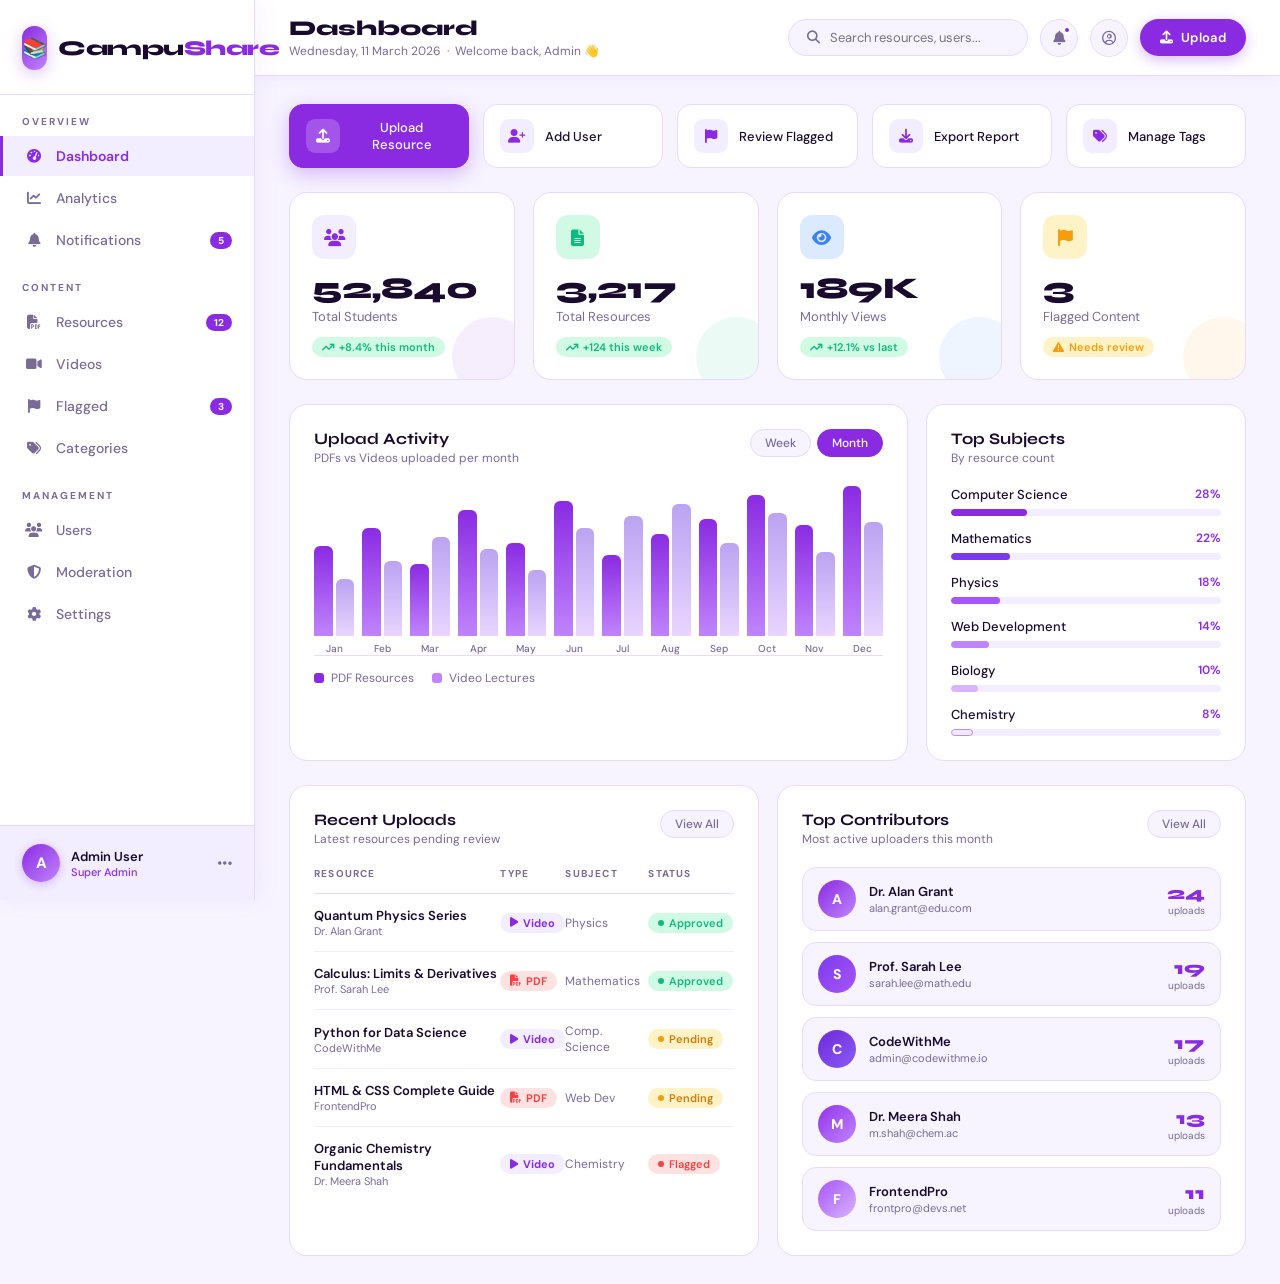
<file: admin-dashboard (1).html>
<!DOCTYPE html>
<html lang="en">
<head>
  <meta charset="UTF-8">
  <meta name="viewport" content="width=device-width, initial-scale=1.0">
  <title>CampuShare — Admin Dashboard</title>
  <link rel="stylesheet" href="https://cdnjs.cloudflare.com/ajax/libs/font-awesome/6.5.0/css/all.min.css">
  <link href="https://fonts.googleapis.com/css2?family=Syne:wght@400;600;700;800&family=DM+Sans:wght@300;400;500;600&display=swap" rel="stylesheet">

  <style>
    :root {
      --purple: blueviolet;
      --purple-hex: #8a2be2;
      --purple-light: #a855f7;
      --purple-dim: #f3eeff;
      --purple-mid: #ede0ff;
      --purple-glow: rgba(138, 43, 226, 0.12);
      --white: #ffffff;
      --bg: #f7f4ff;
      --surface: #ffffff;
      --card: #ffffff;
      --border: #e8d9ff;
      --border-strong: #c4a4f0;
      --text: #1a0a2e;
      --muted: #7a6a96;
      --success: #10b981;
      --danger: #ef4444;
      --warning: #f59e0b;
      --blue: #3b82f6;
    }

    * { margin: 0; padding: 0; box-sizing: border-box; }

    body {
      font-family: 'DM Sans', sans-serif;
      background: var(--bg);
      color: var(--text);
      display: flex;
      min-height: 100vh;
    }

    /* ── Sidebar ───────────────────────── */
    .sidebar {
      width: 255px;
      background: var(--white);
      border-right: 1.5px solid var(--border);
      display: flex;
      flex-direction: column;
      position: fixed;
      top: 0; left: 0; bottom: 0;
      z-index: 100;
      box-shadow: 4px 0 24px rgba(138,43,226,0.06);
    }

    .sidebar-logo {
      display: flex;
      align-items: center;
      gap: 11px;
      padding: 26px 22px 24px;
      border-bottom: 1.5px solid var(--border);
    }

    .logo-icon {
      width: 44px; height: 44px;
      background: linear-gradient(135deg, blueviolet, #c084fc);
      border-radius: 12px;
      display: flex; align-items: center; justify-content: center;
      font-size: 20px;
      box-shadow: 0 4px 16px rgba(138,43,226,0.28);
    }

    .sidebar-logo h2 {
      font-family: 'Syne', sans-serif;
      font-size: 21px;
      font-weight: 800;
      color: var(--text);
      letter-spacing: -0.5px;
    }

    .sidebar-logo h2 span { color: blueviolet; }

    .sidebar-section-label {
      font-size: 10px;
      font-weight: 700;
      letter-spacing: 2px;
      text-transform: uppercase;
      color: var(--muted);
      padding: 20px 22px 7px;
    }

    .nav-item {
      display: flex;
      align-items: center;
      gap: 13px;
      padding: 11px 22px;
      cursor: pointer;
      color: var(--muted);
      font-size: 14px;
      font-weight: 500;
      transition: all 0.18s;
      border-left: 3px solid transparent;
      margin: 1px 0;
      text-decoration: none;
    }

    .nav-item:hover { color: blueviolet; background: var(--purple-dim); }

    .nav-item.active {
      color: blueviolet;
      background: var(--purple-dim);
      border-left-color: blueviolet;
      font-weight: 600;
    }

    .nav-item i { width: 18px; text-align: center; font-size: 14px; }

    .nav-badge {
      margin-left: auto;
      background: blueviolet;
      color: white;
      font-size: 10px;
      font-weight: 700;
      padding: 2px 8px;
      border-radius: 20px;
    }

    .sidebar-footer {
      margin-top: auto;
      padding: 18px 22px;
      border-top: 1.5px solid var(--border);
      display: flex;
      align-items: center;
      gap: 11px;
      background: var(--purple-dim);
    }

    .admin-avatar {
      width: 38px; height: 38px;
      border-radius: 50%;
      background: linear-gradient(135deg, blueviolet, #c084fc);
      display: flex; align-items: center; justify-content: center;
      font-size: 15px; font-weight: 800; color: white;
      flex-shrink: 0;
      box-shadow: 0 2px 10px rgba(138,43,226,0.3);
    }

    .admin-info { flex: 1; }
    .admin-info .name { font-size: 13px; font-weight: 600; color: var(--text); }
    .admin-info .role { font-size: 11px; color: blueviolet; font-weight: 500; }

    /* ── Main ──────────────────────────── */
    .main { margin-left: 255px; flex: 1; display: flex; flex-direction: column; }

    /* ── Topbar ────────────────────────── */
    .topbar {
      background: var(--white);
      border-bottom: 1.5px solid var(--border);
      padding: 16px 34px;
      display: flex;
      align-items: center;
      gap: 18px;
      position: sticky;
      top: 0; z-index: 50;
      box-shadow: 0 2px 12px rgba(138,43,226,0.06);
    }

    .topbar-left h1 { font-family: 'Syne', sans-serif; font-size: 21px; font-weight: 800; color: var(--text); }
    .topbar-left p { font-size: 12px; color: var(--muted); margin-top: 2px; }

    .topbar-right { margin-left: auto; display: flex; align-items: center; gap: 12px; }

    .search-bar {
      display: flex; align-items: center;
      background: var(--bg);
      border: 1.5px solid var(--border);
      border-radius: 25px;
      padding: 9px 18px; gap: 10px; width: 240px; transition: 0.2s;
    }

    .search-bar:focus-within { border-color: blueviolet; box-shadow: 0 0 0 3px var(--purple-glow); }
    .search-bar input { background: none; border: none; outline: none; color: var(--text); font-size: 13px; width: 100%; font-family: 'DM Sans', sans-serif; }
    .search-bar i { color: var(--muted); font-size: 13px; }

    .icon-btn {
      width: 38px; height: 38px;
      background: var(--bg); border: 1.5px solid var(--border); border-radius: 50%;
      display: flex; align-items: center; justify-content: center;
      cursor: pointer; color: var(--muted); font-size: 14px; transition: 0.2s; position: relative;
    }

    .icon-btn:hover { color: blueviolet; border-color: blueviolet; }

    .notif-dot { position: absolute; top: 6px; right: 6px; width: 8px; height: 8px; background: blueviolet; border-radius: 50%; border: 2px solid white; }

    .upload-topbtn {
      background: blueviolet; color: white; border: none; border-radius: 25px;
      padding: 10px 20px; font-size: 13px; font-weight: 600;
      font-family: 'DM Sans', sans-serif; cursor: pointer;
      display: flex; align-items: center; gap: 8px; transition: 0.2s;
      box-shadow: 0 4px 14px rgba(138,43,226,0.3); letter-spacing: 0.3px;
    }

    .upload-topbtn:hover { background: #7300cc; transform: translateY(-1px); }

    /* ── Content ───────────────────────── */
    .content { padding: 28px 34px; flex: 1; }

    /* ── Quick Actions ─────────────────── */
    .quick-actions { display: flex; gap: 14px; margin-bottom: 24px; }

    .action-btn {
      flex: 1; background: var(--white); border: 1.5px solid var(--border);
      border-radius: 14px; padding: 14px 16px;
      display: flex; align-items: center; gap: 11px; cursor: pointer;
      transition: 0.18s; color: var(--text); font-size: 13px; font-weight: 500;
      font-family: 'DM Sans', sans-serif;
    }

    .action-btn:hover { border-color: blueviolet; background: var(--purple-dim); transform: translateY(-2px); box-shadow: 0 6px 18px rgba(138,43,226,0.1); }

    .action-btn .aicon {
      width: 34px; height: 34px; background: var(--purple-dim); border-radius: 9px;
      display: flex; align-items: center; justify-content: center;
      color: blueviolet; font-size: 14px; flex-shrink: 0; transition: 0.18s;
    }

    .action-btn:hover .aicon { background: blueviolet; color: white; }

    .action-btn.primary { background: blueviolet; border-color: blueviolet; color: white; box-shadow: 0 6px 20px rgba(138,43,226,0.3); }
    .action-btn.primary .aicon { background: rgba(255,255,255,0.2); color: white; }
    .action-btn.primary:hover { background: #7300cc; border-color: #7300cc; }

    /* ── Stats ─────────────────────────── */
    .stats-grid { display: grid; grid-template-columns: repeat(4,1fr); gap: 18px; margin-bottom: 24px; }

    .stat-card {
      background: var(--white); border: 1.5px solid var(--border); border-radius: 18px;
      padding: 22px; position: relative; overflow: hidden;
      transition: transform 0.2s, box-shadow 0.2s; cursor: default;
    }

    .stat-card::after { content: ''; position: absolute; bottom: -18px; right: -18px; width: 80px; height: 80px; border-radius: 50%; opacity: 0.08; }
    .stat-card.v::after { background: blueviolet; }
    .stat-card.g::after { background: var(--success); }
    .stat-card.b::after { background: var(--blue); }
    .stat-card.a::after { background: var(--warning); }

    .stat-card:hover { transform: translateY(-4px); box-shadow: 0 12px 32px rgba(138,43,226,0.12); border-color: var(--border-strong); }

    .stat-icon { width: 44px; height: 44px; border-radius: 12px; display: flex; align-items: center; justify-content: center; font-size: 17px; margin-bottom: 14px; }
    .stat-card.v .stat-icon { background: var(--purple-dim); color: blueviolet; }
    .stat-card.g .stat-icon { background: #d1fae5; color: var(--success); }
    .stat-card.b .stat-icon { background: #dbeafe; color: var(--blue); }
    .stat-card.a .stat-icon { background: #fef3c7; color: var(--warning); }

    .stat-value { font-family: 'Syne', sans-serif; font-size: 30px; font-weight: 800; line-height: 1; margin-bottom: 5px; color: var(--text); }
    .stat-label { font-size: 13px; color: var(--muted); }

    .stat-change { display: inline-flex; align-items: center; gap: 5px; margin-top: 12px; font-size: 11px; font-weight: 600; padding: 3px 10px; border-radius: 20px; }
    .stat-change.up { color: var(--success); background: #d1fae5; }
    .stat-change.warn { color: var(--warning); background: #fef3c7; }

    /* ── Mid Row ───────────────────────── */
    .mid-row { display: grid; grid-template-columns: 1fr 320px; gap: 18px; margin-bottom: 24px; }

    .card { background: var(--white); border: 1.5px solid var(--border); border-radius: 18px; padding: 24px; }

    .card-header { display: flex; align-items: flex-start; justify-content: space-between; margin-bottom: 20px; }
    .card-header h3 { font-family: 'Syne', sans-serif; font-size: 16px; font-weight: 700; color: var(--text); }
    .card-header .sub { font-size: 12px; color: var(--muted); margin-top: 2px; }

    .pill-tabs { display: flex; gap: 6px; }

    .pill-tab {
      background: var(--bg); border: 1.5px solid var(--border); border-radius: 20px;
      padding: 5px 14px; font-size: 12px; color: var(--muted); cursor: pointer;
      font-family: 'DM Sans', sans-serif; font-weight: 500; transition: 0.18s;
    }

    .pill-tab:hover { border-color: blueviolet; color: blueviolet; }
    .pill-tab.active { background: blueviolet; color: white; border-color: blueviolet; }

    /* ── Chart ─────────────────────────── */
    .chart-area { height: 170px; display: flex; align-items: flex-end; gap: 8px; border-bottom: 1.5px solid var(--border); margin-bottom: 14px; }

    .bar-group { flex: 1; display: flex; flex-direction: column; align-items: center; height: 100%; justify-content: flex-end; }
    .bar-wrap { width: 100%; display: flex; gap: 3px; align-items: flex-end; height: 150px; }

    .bar { flex: 1; border-radius: 6px 6px 0 0; cursor: pointer; transition: opacity 0.2s; animation: growUp 0.7s cubic-bezier(.34,1.4,.64,1) both; transform-origin: bottom; }
    .bar:hover { opacity: 0.7; }
    .bar.pdf { background: linear-gradient(180deg, blueviolet 0%, #c084fc 100%); }
    .bar.vid { background: linear-gradient(180deg, #bba3f0 0%, #e9d5ff 100%); }

    @keyframes growUp { from { transform: scaleY(0); } to { transform: scaleY(1); } }

    .bar-label { font-size: 10px; color: var(--muted); margin-top: 6px; font-weight: 500; }

    .chart-legend { display: flex; gap: 18px; }
    .legend-item { display: flex; align-items: center; gap: 7px; font-size: 12px; color: var(--muted); }
    .legend-dot { width: 10px; height: 10px; border-radius: 3px; }

    /* ── Subjects ──────────────────────── */
    .subject-list { display: flex; flex-direction: column; gap: 14px; }
    .subject-item { display: flex; flex-direction: column; gap: 6px; }
    .subject-top { display: flex; justify-content: space-between; font-size: 13px; }
    .subject-name { font-weight: 500; color: var(--text); }
    .subject-pct { color: blueviolet; font-weight: 600; font-size: 12px; }
    .progress-bar { height: 7px; background: var(--purple-dim); border-radius: 99px; overflow: hidden; }
    .progress-fill { height: 100%; border-radius: 99px; animation: fillBar 1s ease forwards; transform-origin: left; }
    @keyframes fillBar { from { transform: scaleX(0); } to { transform: scaleX(1); } }

    /* ── Bottom Row ────────────────────── */
    .bottom-row { display: grid; grid-template-columns: 1fr 1fr; gap: 18px; }

    /* ── Table ─────────────────────────── */
    table { width: 100%; border-collapse: collapse; }
    th { text-align: left; font-size: 10px; font-weight: 700; letter-spacing: 1.2px; text-transform: uppercase; color: var(--muted); padding: 0 0 13px; border-bottom: 1.5px solid var(--border); }
    td { padding: 13px 0; font-size: 13px; border-bottom: 1px solid var(--purple-dim); vertical-align: middle; }
    tr:last-child td { border-bottom: none; }

    .type-badge { display: inline-flex; align-items: center; gap: 5px; padding: 3px 10px; border-radius: 20px; font-size: 11px; font-weight: 700; }
    .type-badge.pdf { background: #fee2e2; color: #ef4444; }
    .type-badge.video { background: var(--purple-dim); color: blueviolet; }

    .status-pill { display: inline-flex; align-items: center; gap: 5px; font-size: 11px; font-weight: 600; padding: 3px 10px; border-radius: 20px; }
    .status-pill::before { content: ''; width: 6px; height: 6px; border-radius: 50%; }
    .status-pill.approved { background: #d1fae5; color: var(--success); }
    .status-pill.approved::before { background: var(--success); }
    .status-pill.pending { background: #fef3c7; color: #d97706; }
    .status-pill.pending::before { background: #f59e0b; }
    .status-pill.flagged { background: #fee2e2; color: var(--danger); }
    .status-pill.flagged::before { background: var(--danger); }

    /* ── Users ─────────────────────────── */
    .user-list { display: flex; flex-direction: column; gap: 11px; }

    .user-item {
      display: flex; align-items: center; gap: 13px;
      padding: 12px 15px; background: var(--bg);
      border: 1.5px solid var(--border); border-radius: 14px;
      transition: 0.18s; cursor: pointer;
    }

    .user-item:hover { border-color: blueviolet; background: var(--purple-dim); transform: translateX(3px); }

    .user-av { width: 38px; height: 38px; border-radius: 50%; display: flex; align-items: center; justify-content: center; font-size: 14px; font-weight: 800; color: white; flex-shrink: 0; }
    .user-info { flex: 1; }
    .user-info .uname { font-size: 13px; font-weight: 600; color: var(--text); }
    .user-info .uemail { font-size: 11px; color: var(--muted); margin-top: 1px; }
    .user-uploads { font-family: 'Syne', sans-serif; font-size: 18px; font-weight: 800; color: blueviolet; text-align: right; }
    .user-uploads span { display: block; font-family: 'DM Sans', sans-serif; font-size: 10px; color: var(--muted); font-weight: 400; }

    /* ── Animations ────────────────────── */
    .content > * { animation: fadeUp 0.5s ease both; }
    .content > *:nth-child(1) { animation-delay: 0.04s; }
    .content > *:nth-child(2) { animation-delay: 0.10s; }
    .content > *:nth-child(3) { animation-delay: 0.16s; }
    .content > *:nth-child(4) { animation-delay: 0.22s; }

    @keyframes fadeUp { from { opacity: 0; transform: translateY(14px); } to { opacity: 1; transform: translateY(0); } }

    ::-webkit-scrollbar { width: 5px; }
    ::-webkit-scrollbar-track { background: transparent; }
    ::-webkit-scrollbar-thumb { background: var(--border); border-radius: 99px; }
  </style>
</head>
<body>

<!-- ── Sidebar ──────────────────────────────── -->
<aside class="sidebar">
  <div class="sidebar-logo">
    <div class="logo-icon">📚</div>
    <h2>Campu<span>Share</span></h2>
  </div>

  <div class="sidebar-section-label">Overview</div>
  <a class="nav-item active"><i class="fa-solid fa-gauge-high"></i> Dashboard</a>
  <a class="nav-item"><i class="fa-solid fa-chart-line"></i> Analytics</a>
  <a class="nav-item"><i class="fa-solid fa-bell"></i> Notifications <span class="nav-badge">5</span></a>

  <div class="sidebar-section-label">Content</div>
  <a class="nav-item"><i class="fa-solid fa-file-pdf"></i> Resources <span class="nav-badge">12</span></a>
  <a class="nav-item"><i class="fa-solid fa-video"></i> Videos</a>
  <a class="nav-item"><i class="fa-solid fa-flag"></i> Flagged <span class="nav-badge">3</span></a>
  <a class="nav-item"><i class="fa-solid fa-tags"></i> Categories</a>

  <div class="sidebar-section-label">Management</div>
  <a class="nav-item"><i class="fa-solid fa-users"></i> Users</a>
  <a class="nav-item"><i class="fa-solid fa-shield-halved"></i> Moderation</a>
  <a class="nav-item"><i class="fa-solid fa-gear"></i> Settings</a>

  <div class="sidebar-footer">
    <div class="admin-avatar">A</div>
    <div class="admin-info">
      <div class="name">Admin User</div>
      <div class="role">Super Admin</div>
    </div>
    <i class="fa-solid fa-ellipsis" style="color:var(--muted);cursor:pointer;"></i>
  </div>
</aside>

<!-- ── Main ────────────────────────────────── -->
<div class="main">

  <header class="topbar">
    <div class="topbar-left">
      <h1>Dashboard</h1>
      <p>Wednesday, 11 March 2026 &nbsp;·&nbsp; Welcome back, Admin 👋</p>
    </div>
    <div class="topbar-right">
      <div class="search-bar">
        <i class="fa-solid fa-magnifying-glass"></i>
        <input type="text" placeholder="Search resources, users...">
      </div>
      <div class="icon-btn"><i class="fa-solid fa-bell"></i><span class="notif-dot"></span></div>
      <div class="icon-btn"><i class="fa-regular fa-circle-user"></i></div>
      <button class="upload-topbtn"><i class="fa-solid fa-upload"></i> Upload</button>
    </div>
  </header>

  <div class="content">

    <!-- Quick Actions -->
    <div class="quick-actions">
      <button class="action-btn primary">
        <div class="aicon"><i class="fa-solid fa-upload"></i></div>
        Upload Resource
      </button>
      <button class="action-btn">
        <div class="aicon"><i class="fa-solid fa-user-plus"></i></div>
        Add User
      </button>
      <button class="action-btn">
        <div class="aicon"><i class="fa-solid fa-flag"></i></div>
        Review Flagged
      </button>
      <button class="action-btn">
        <div class="aicon"><i class="fa-solid fa-download"></i></div>
        Export Report
      </button>
      <button class="action-btn">
        <div class="aicon"><i class="fa-solid fa-tags"></i></div>
        Manage Tags
      </button>
    </div>

    <!-- Stats -->
    <div class="stats-grid">
      <div class="stat-card v">
        <div class="stat-icon"><i class="fa-solid fa-users"></i></div>
        <div class="stat-value">52,840</div>
        <div class="stat-label">Total Students</div>
        <div class="stat-change up"><i class="fa-solid fa-arrow-trend-up"></i> +8.4% this month</div>
      </div>
      <div class="stat-card g">
        <div class="stat-icon"><i class="fa-solid fa-file-lines"></i></div>
        <div class="stat-value">3,217</div>
        <div class="stat-label">Total Resources</div>
        <div class="stat-change up"><i class="fa-solid fa-arrow-trend-up"></i> +124 this week</div>
      </div>
      <div class="stat-card b">
        <div class="stat-icon"><i class="fa-solid fa-eye"></i></div>
        <div class="stat-value">189K</div>
        <div class="stat-label">Monthly Views</div>
        <div class="stat-change up"><i class="fa-solid fa-arrow-trend-up"></i> +12.1% vs last</div>
      </div>
      <div class="stat-card a">
        <div class="stat-icon"><i class="fa-solid fa-flag"></i></div>
        <div class="stat-value">3</div>
        <div class="stat-label">Flagged Content</div>
        <div class="stat-change warn"><i class="fa-solid fa-triangle-exclamation"></i> Needs review</div>
      </div>
    </div>

    <!-- Mid Row -->
    <div class="mid-row">

      <!-- Chart -->
      <div class="card">
        <div class="card-header">
          <div>
            <h3>Upload Activity</h3>
            <div class="sub">PDFs vs Videos uploaded per month</div>
          </div>
          <div class="pill-tabs">
            <button class="pill-tab">Week</button>
            <button class="pill-tab active">Month</button>
          </div>
        </div>
        <div class="chart-area">
          <div class="bar-group"><div class="bar-wrap"><div class="bar pdf" style="height:60%;animation-delay:.00s"></div><div class="bar vid" style="height:38%;animation-delay:.05s"></div></div><div class="bar-label">Jan</div></div>
          <div class="bar-group"><div class="bar-wrap"><div class="bar pdf" style="height:72%;animation-delay:.05s"></div><div class="bar vid" style="height:50%;animation-delay:.10s"></div></div><div class="bar-label">Feb</div></div>
          <div class="bar-group"><div class="bar-wrap"><div class="bar pdf" style="height:48%;animation-delay:.10s"></div><div class="bar vid" style="height:66%;animation-delay:.15s"></div></div><div class="bar-label">Mar</div></div>
          <div class="bar-group"><div class="bar-wrap"><div class="bar pdf" style="height:84%;animation-delay:.15s"></div><div class="bar vid" style="height:58%;animation-delay:.20s"></div></div><div class="bar-label">Apr</div></div>
          <div class="bar-group"><div class="bar-wrap"><div class="bar pdf" style="height:62%;animation-delay:.20s"></div><div class="bar vid" style="height:44%;animation-delay:.25s"></div></div><div class="bar-label">May</div></div>
          <div class="bar-group"><div class="bar-wrap"><div class="bar pdf" style="height:90%;animation-delay:.25s"></div><div class="bar vid" style="height:72%;animation-delay:.30s"></div></div><div class="bar-label">Jun</div></div>
          <div class="bar-group"><div class="bar-wrap"><div class="bar pdf" style="height:54%;animation-delay:.30s"></div><div class="bar vid" style="height:80%;animation-delay:.35s"></div></div><div class="bar-label">Jul</div></div>
          <div class="bar-group"><div class="bar-wrap"><div class="bar pdf" style="height:68%;animation-delay:.35s"></div><div class="bar vid" style="height:88%;animation-delay:.40s"></div></div><div class="bar-label">Aug</div></div>
          <div class="bar-group"><div class="bar-wrap"><div class="bar pdf" style="height:78%;animation-delay:.40s"></div><div class="bar vid" style="height:62%;animation-delay:.45s"></div></div><div class="bar-label">Sep</div></div>
          <div class="bar-group"><div class="bar-wrap"><div class="bar pdf" style="height:94%;animation-delay:.45s"></div><div class="bar vid" style="height:82%;animation-delay:.50s"></div></div><div class="bar-label">Oct</div></div>
          <div class="bar-group"><div class="bar-wrap"><div class="bar pdf" style="height:74%;animation-delay:.50s"></div><div class="bar vid" style="height:56%;animation-delay:.55s"></div></div><div class="bar-label">Nov</div></div>
          <div class="bar-group"><div class="bar-wrap"><div class="bar pdf" style="height:100%;animation-delay:.55s"></div><div class="bar vid" style="height:76%;animation-delay:.60s"></div></div><div class="bar-label">Dec</div></div>
        </div>
        <div class="chart-legend">
          <div class="legend-item"><div class="legend-dot" style="background:blueviolet"></div> PDF Resources</div>
          <div class="legend-item"><div class="legend-dot" style="background:#c084fc"></div> Video Lectures</div>
        </div>
      </div>

      <!-- Top Subjects -->
      <div class="card">
        <div class="card-header">
          <div><h3>Top Subjects</h3><div class="sub">By resource count</div></div>
        </div>
        <div class="subject-list">
          <div class="subject-item">
            <div class="subject-top"><span class="subject-name">Computer Science</span><span class="subject-pct">28%</span></div>
            <div class="progress-bar"><div class="progress-fill" style="width:28%;background:blueviolet"></div></div>
          </div>
          <div class="subject-item">
            <div class="subject-top"><span class="subject-name">Mathematics</span><span class="subject-pct">22%</span></div>
            <div class="progress-bar"><div class="progress-fill" style="width:22%;background:#7c3aed"></div></div>
          </div>
          <div class="subject-item">
            <div class="subject-top"><span class="subject-name">Physics</span><span class="subject-pct">18%</span></div>
            <div class="progress-bar"><div class="progress-fill" style="width:18%;background:#a855f7"></div></div>
          </div>
          <div class="subject-item">
            <div class="subject-top"><span class="subject-name">Web Development</span><span class="subject-pct">14%</span></div>
            <div class="progress-bar"><div class="progress-fill" style="width:14%;background:#c084fc"></div></div>
          </div>
          <div class="subject-item">
            <div class="subject-top"><span class="subject-name">Biology</span><span class="subject-pct">10%</span></div>
            <div class="progress-bar"><div class="progress-fill" style="width:10%;background:#d8b4fe"></div></div>
          </div>
          <div class="subject-item">
            <div class="subject-top"><span class="subject-name">Chemistry</span><span class="subject-pct">8%</span></div>
            <div class="progress-bar"><div class="progress-fill" style="width:8%;background:#ede9fe;border:1px solid #c084fc"></div></div>
          </div>
        </div>
      </div>
    </div>

    <!-- Bottom Row -->
    <div class="bottom-row">

      <!-- Recent Uploads -->
      <div class="card">
        <div class="card-header">
          <div><h3>Recent Uploads</h3><div class="sub">Latest resources pending review</div></div>
          <button class="pill-tab">View All</button>
        </div>
        <table>
          <thead>
            <tr><th>Resource</th><th>Type</th><th>Subject</th><th>Status</th></tr>
          </thead>
          <tbody>
            <tr>
              <td><div style="font-weight:600">Quantum Physics Series</div><div style="font-size:11px;color:var(--muted)">Dr. Alan Grant</div></td>
              <td><span class="type-badge video"><i class="fa-solid fa-play"></i> Video</span></td>
              <td style="color:var(--muted);font-size:12px">Physics</td>
              <td><span class="status-pill approved">Approved</span></td>
            </tr>
            <tr>
              <td><div style="font-weight:600">Calculus: Limits & Derivatives</div><div style="font-size:11px;color:var(--muted)">Prof. Sarah Lee</div></td>
              <td><span class="type-badge pdf"><i class="fa-solid fa-file-pdf"></i> PDF</span></td>
              <td style="color:var(--muted);font-size:12px">Mathematics</td>
              <td><span class="status-pill approved">Approved</span></td>
            </tr>
            <tr>
              <td><div style="font-weight:600">Python for Data Science</div><div style="font-size:11px;color:var(--muted)">CodeWithMe</div></td>
              <td><span class="type-badge video"><i class="fa-solid fa-play"></i> Video</span></td>
              <td style="color:var(--muted);font-size:12px">Comp. Science</td>
              <td><span class="status-pill pending">Pending</span></td>
            </tr>
            <tr>
              <td><div style="font-weight:600">HTML & CSS Complete Guide</div><div style="font-size:11px;color:var(--muted)">FrontendPro</div></td>
              <td><span class="type-badge pdf"><i class="fa-solid fa-file-pdf"></i> PDF</span></td>
              <td style="color:var(--muted);font-size:12px">Web Dev</td>
              <td><span class="status-pill pending">Pending</span></td>
            </tr>
            <tr>
              <td><div style="font-weight:600">Organic Chemistry Fundamentals</div><div style="font-size:11px;color:var(--muted)">Dr. Meera Shah</div></td>
              <td><span class="type-badge video"><i class="fa-solid fa-play"></i> Video</span></td>
              <td style="color:var(--muted);font-size:12px">Chemistry</td>
              <td><span class="status-pill flagged">Flagged</span></td>
            </tr>
          </tbody>
        </table>
      </div>

      <!-- Top Contributors -->
      <div class="card">
        <div class="card-header">
          <div><h3>Top Contributors</h3><div class="sub">Most active uploaders this month</div></div>
          <button class="pill-tab">View All</button>
        </div>
        <div class="user-list">
          <div class="user-item">
            <div class="user-av" style="background:linear-gradient(135deg,blueviolet,#c084fc)">A</div>
            <div class="user-info"><div class="uname">Dr. Alan Grant</div><div class="uemail">alan.grant@edu.com</div></div>
            <div class="user-uploads">24<span>uploads</span></div>
          </div>
          <div class="user-item">
            <div class="user-av" style="background:linear-gradient(135deg,#7c3aed,#a855f7)">S</div>
            <div class="user-info"><div class="uname">Prof. Sarah Lee</div><div class="uemail">sarah.lee@math.edu</div></div>
            <div class="user-uploads">19<span>uploads</span></div>
          </div>
          <div class="user-item">
            <div class="user-av" style="background:linear-gradient(135deg,#6d28d9,#8b5cf6)">C</div>
            <div class="user-info"><div class="uname">CodeWithMe</div><div class="uemail">admin@codewithme.io</div></div>
            <div class="user-uploads">17<span>uploads</span></div>
          </div>
          <div class="user-item">
            <div class="user-av" style="background:linear-gradient(135deg,#9333ea,#c084fc)">M</div>
            <div class="user-info"><div class="uname">Dr. Meera Shah</div><div class="uemail">m.shah@chem.ac</div></div>
            <div class="user-uploads">13<span>uploads</span></div>
          </div>
          <div class="user-item">
            <div class="user-av" style="background:linear-gradient(135deg,#a855f7,#d8b4fe)">F</div>
            <div class="user-info"><div class="uname">FrontendPro</div><div class="uemail">frontpro@devs.net</div></div>
            <div class="user-uploads">11<span>uploads</span></div>
          </div>
        </div>
      </div>

    </div>
  </div>
</div>

<script>
  document.querySelectorAll('.nav-item').forEach(item => {
    item.addEventListener('click', () => {
      document.querySelectorAll('.nav-item').forEach(i => i.classList.remove('active'));
      item.classList.add('active');
    });
  });

  document.querySelectorAll('.pill-tabs').forEach(group => {
    group.querySelectorAll('.pill-tab').forEach(btn => {
      btn.addEventListener('click', () => {
        group.querySelectorAll('.pill-tab').forEach(b => b.classList.remove('active'));
        btn.classList.add('active');
      });
    });
  });
</script>
</body>
</html>
</file>
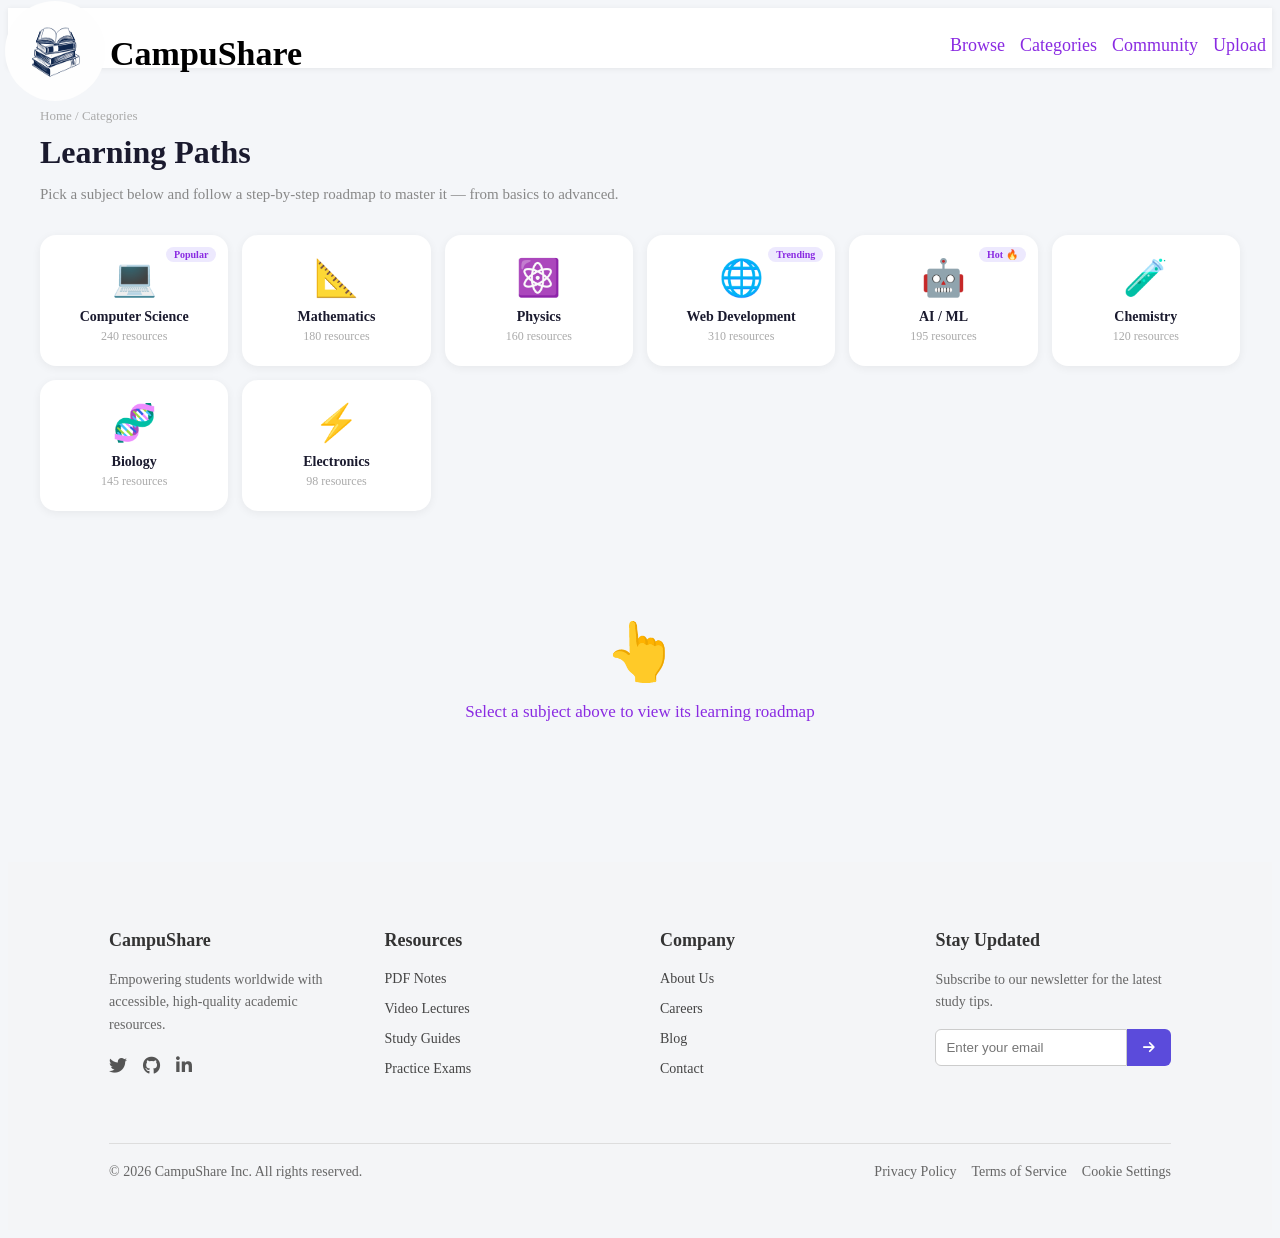
<file: categories.html>
<!DOCTYPE html>
<html lang="en">
<head>
  <meta charset="UTF-8">
  <meta name="viewport" content="width=device-width, initial-scale=1.0">
  <title>Categories — CampuShare</title>
  <link rel="stylesheet" href="style.css">
  <link rel="stylesheet" href="https://cdnjs.cloudflare.com/ajax/libs/font-awesome/6.5.0/css/all.min.css">
  <script>
  const savedTheme = localStorage.getItem('theme') || 'light';
  document.documentElement.setAttribute('data-theme', savedTheme);
</script>
  <style>
    body { background: #f4f6f9; }
    .navbar { background: #fff; box-shadow: 0 1px 6px rgba(0,0,0,0.07); }

    /* ── Page ── */
    .categories-page {
      max-width: 1200px;
      margin: 0 auto;
      padding: 40px 24px 80px;
    }

    .page-header { margin-bottom: 32px; }
    .breadcrumb { font-size: 13px; color: #aaa; margin-bottom: 10px; }
    .breadcrumb a { color: #aaa; text-decoration: none; }
    .breadcrumb a:hover { color: blueviolet; }
    .page-title { font-size: 32px; font-weight: 800; color: #1a1a2e; margin-bottom: 4px; }
    .page-sub { font-size: 15px; color: #888; }

    /* ── Subject selector grid ── */
    .subject-grid {
      display: grid;
      grid-template-columns: repeat(auto-fill, minmax(160px, 1fr));
      gap: 14px;
      margin-bottom: 48px;
    }
    .subject-card {
      background: #fff;
      border-radius: 16px;
      padding: 20px 14px;
      text-align: center;
      cursor: pointer;
      border: 2px solid transparent;
      box-shadow: 0 2px 10px rgba(0,0,0,0.06);
      transition: all 0.2s;
      position: relative;
      overflow: hidden;
    }
    .subject-card::before {
      content: '';
      position: absolute;
      inset: 0;
      opacity: 0;
      transition: opacity 0.2s;
      border-radius: 14px;
    }
    .subject-card:hover { transform: translateY(-4px); box-shadow: 0 8px 24px rgba(0,0,0,0.1); }
    .subject-card.active { border-color: blueviolet; box-shadow: 0 4px 20px rgba(138,43,226,0.2); }
    .subject-emoji { font-size: 36px; margin-bottom: 10px; display: block; }
    .subject-name { font-size: 14px; font-weight: 700; color: #1a1a2e; margin-bottom: 4px; }
    .subject-count { font-size: 12px; color: #aaa; }
    .subject-badge {
      position: absolute;
      top: 10px; right: 10px;
      font-size: 10px; font-weight: 700;
      padding: 2px 8px; border-radius: 20px;
      background: #ede9fe; color: blueviolet;
    }

    /* ── Roadmap section ── */
    .roadmap-section {
      display: none;
      animation: fadeIn 0.35s ease;
    }
    .roadmap-section.active { display: block; }
    @keyframes fadeIn { from { opacity: 0; transform: translateY(12px); } to { opacity: 1; transform: translateY(0); } }

    .roadmap-header {
      display: flex;
      align-items: center;
      gap: 16px;
      margin-bottom: 10px;
    }
    .roadmap-emoji { font-size: 42px; }
    .roadmap-title { font-size: 26px; font-weight: 800; color: #1a1a2e; }
    .roadmap-desc { font-size: 14px; color: #888; margin-top: 2px; }

    /* progress bar */
    .roadmap-progress-wrap {
      background: #f0f0f0;
      border-radius: 20px;
      height: 8px;
      margin: 16px 0 32px;
      overflow: hidden;
    }
    .roadmap-progress-bar {
      height: 100%;
      border-radius: 20px;
      background: linear-gradient(90deg, blueviolet, #a855f7);
      transition: width 0.6s ease;
    }
    .progress-label {
      font-size: 13px;
      color: #888;
      margin-bottom: 6px;
      display: flex;
      justify-content: space-between;
    }

    /* ── Timeline roadmap ── */
    .roadmap-timeline {
      position: relative;
      padding-left: 40px;
    }
    .roadmap-timeline::before {
      content: '';
      position: absolute;
      left: 14px;
      top: 0; bottom: 0;
      width: 3px;
      background: linear-gradient(180deg, blueviolet, #e5e7eb);
      border-radius: 3px;
    }

    .roadmap-phase { margin-bottom: 10px; }

    .phase-label {
      font-size: 11px;
      font-weight: 800;
      text-transform: uppercase;
      letter-spacing: 1.2px;
      color: #aaa;
      margin-bottom: 10px;
      padding-left: 8px;
    }

    .roadmap-node {
      position: relative;
      background: #fff;
      border-radius: 16px;
      padding: 20px 22px;
      margin-bottom: 14px;
      box-shadow: 0 2px 10px rgba(0,0,0,0.06);
      border: 2px solid transparent;
      cursor: pointer;
      transition: all 0.2s;
    }
    .roadmap-node:hover { box-shadow: 0 4px 18px rgba(91,75,219,0.12); border-color: #e0d9ff; }
    .roadmap-node.completed { border-color: #bbf7d0; background: #f0fdf4; }
    .roadmap-node.in-progress { border-color: #fde68a; background: #fffbeb; }
    .roadmap-node.locked { opacity: 0.55; cursor: not-allowed; }

    /* dot on timeline */
    .roadmap-node::before {
      content: '';
      position: absolute;
      left: -33px;
      top: 22px;
      width: 16px; height: 16px;
      border-radius: 50%;
      border: 3px solid #fff;
      box-shadow: 0 0 0 2px #ccc;
      background: #fff;
      transition: all 0.2s;
    }
    .roadmap-node.completed::before { background: #22c55e; box-shadow: 0 0 0 2px #22c55e; }
    .roadmap-node.in-progress::before { background: #f59e0b; box-shadow: 0 0 0 2px #f59e0b; animation: pulse 1.5s infinite; }
    @keyframes pulse { 0%,100%{box-shadow:0 0 0 2px #f59e0b;} 50%{box-shadow:0 0 0 5px rgba(245,158,11,0.3);} }

    .node-top {
      display: flex;
      justify-content: space-between;
      align-items: flex-start;
      margin-bottom: 8px;
    }
    .node-title { font-size: 16px; font-weight: 700; color: #1a1a2e; }
    .node-status {
      font-size: 11px; font-weight: 700;
      padding: 3px 10px; border-radius: 20px;
      flex-shrink: 0; margin-left: 10px;
    }
    .status-done { background: #dcfce7; color: #16a34a; }
    .status-wip  { background: #fef3c7; color: #d97706; }
    .status-todo { background: #f3f4f6; color: #888; }
    .status-lock { background: #f3f4f6; color: #bbb; }

    .node-desc { font-size: 13px; color: #666; line-height: 1.6; margin-bottom: 12px; }

    .node-resources {
      display: flex;
      flex-wrap: wrap;
      gap: 8px;
      margin-bottom: 12px;
    }
    .res-chip {
      display: flex; align-items: center; gap: 5px;
      font-size: 12px; font-weight: 600;
      padding: 5px 12px; border-radius: 8px;
      text-decoration: none;
      transition: opacity 0.2s;
    }
    .res-chip:hover { opacity: 0.8; }
    .chip-pdf  { background: #fee2e2; color: #ef4444; }
    .chip-video { background: #dbeafe; color: #3b82f6; }
    .chip-notes { background: #ede9fe; color: blueviolet; }

    .node-footer {
      display: flex;
      justify-content: space-between;
      align-items: center;
      font-size: 12px;
      color: #aaa;
    }
    .node-footer span { display: flex; align-items: center; gap: 5px; }
    .mark-btn {
      padding: 6px 16px;
      border-radius: 8px;
      border: none;
      font-size: 12px;
      font-weight: 700;
      cursor: pointer;
      transition: all 0.2s;
    }
    .mark-done { background: #dcfce7; color: #16a34a; }
    .mark-done:hover { background: #bbf7d0; }
    .mark-start { background: #ede9fe; color: blueviolet; }
    .mark-start:hover { background: #ddd6fe; }

    /* expandable topics */
    .node-topics {
      display: none;
      margin-top: 10px;
      padding-top: 10px;
      border-top: 1px solid #f0f0f0;
    }
    .node-topics.open { display: block; }
    .topic-item {
      display: flex; align-items: center; gap: 8px;
      font-size: 13px; color: #555;
      padding: 5px 0;
    }
    .topic-item input[type=checkbox] { accent-color: blueviolet; width: 15px; height: 15px; cursor: pointer; }
    .expand-btn {
      background: none; border: none;
      font-size: 12px; color: blueviolet;
      cursor: pointer; font-weight: 600;
      padding: 0; margin-top: 4px;
    }
    .expand-btn:hover { text-decoration: underline; }

    /* placeholder when no subject selected */
    .pick-hint {
      text-align: center;
      padding: 60px 20px;
      color: #aaa;
    }
    .pick-hint .hint-emoji { font-size: 56px; margin-bottom: 16px; display: block; }
    .pick-hint p { font-size: 17px; }

    @media (max-width: 768px) {
      .subject-grid { grid-template-columns: repeat(3, 1fr); }
      .roadmap-timeline { padding-left: 28px; }
    }
  </style>
</head>
<body>

  <!-- NAVBAR -->
  <header class="navbar">
    <div class="logo-container">
      <img src="logo.png" alt="logo" class="logo">
      <h1 class="wesite_name">CampuShare</h1>
    </div>
    <nav class="nav-links">
      <a href="index.html">Browse</a>
      <a href="categories.html">Categories</a>
      <a href="community.html">Community</a>
      <a href="upload.html">Upload</a>
      <a href="signin.html">SignIn</a>
    </nav>
  </header>

  <div class="categories-page">

    <div class="page-header">
      <div class="breadcrumb"><a href="index.html">Home</a> / Categories</div>
      <h1 class="page-title">Learning Paths</h1>
      <p class="page-sub">Pick a subject below and follow a step-by-step roadmap to master it — from basics to advanced.</p>
    </div>

    <!-- Subject selector -->
    <div class="subject-grid">
      <div class="subject-card" onclick="showRoadmap('cse')">
        <span class="subject-badge">Popular</span>
        <span class="subject-emoji">💻</span>
        <div class="subject-name">Computer Science</div>
        <div class="subject-count">240 resources</div>
      </div>
      <div class="subject-card" onclick="showRoadmap('math')">
        <span class="subject-emoji">📐</span>
        <div class="subject-name">Mathematics</div>
        <div class="subject-count">180 resources</div>
      </div>
      <div class="subject-card" onclick="showRoadmap('physics')">
        <span class="subject-emoji">⚛️</span>
        <div class="subject-name">Physics</div>
        <div class="subject-count">160 resources</div>
      </div>
      <div class="subject-card" onclick="showRoadmap('webdev')">
        <span class="subject-badge">Trending</span>
        <span class="subject-emoji">🌐</span>
        <div class="subject-name">Web Development</div>
        <div class="subject-count">310 resources</div>
      </div>
      <div class="subject-card" onclick="showRoadmap('ai')">
        <span class="subject-badge">Hot 🔥</span>
        <span class="subject-emoji">🤖</span>
        <div class="subject-name">AI / ML</div>
        <div class="subject-count">195 resources</div>
      </div>
      <div class="subject-card" onclick="showRoadmap('chemistry')">
        <span class="subject-emoji">🧪</span>
        <div class="subject-name">Chemistry</div>
        <div class="subject-count">120 resources</div>
      </div>
      <div class="subject-card" onclick="showRoadmap('biology')">
        <span class="subject-emoji">🧬</span>
        <div class="subject-name">Biology</div>
        <div class="subject-count">145 resources</div>
      </div>
      <div class="subject-card" onclick="showRoadmap('ece')">
        <span class="subject-emoji">⚡</span>
        <div class="subject-name">Electronics</div>
        <div class="subject-count">98 resources</div>
      </div>
    </div>

    <!-- Hint before selecting -->
    <div class="pick-hint" id="pick-hint">
      <span class="hint-emoji">👆</span>
      <p>Select a subject above to view its learning roadmap</p>
    </div>

    <!-- ══ CSE ROADMAP ══ -->
    <div class="roadmap-section" id="roadmap-cse">
      <div class="roadmap-header">
        <span class="roadmap-emoji">💻</span>
        <div>
          <div class="roadmap-title">Computer Science Roadmap</div>
          <div class="roadmap-desc">From programming basics to data structures, algorithms, OS, DBMS and beyond.</div>
        </div>
      </div>
      <div class="progress-label"><span>Your progress</span><span id="cse-pct">0% complete</span></div>
      <div class="roadmap-progress-wrap"><div class="roadmap-progress-bar" id="cse-bar" style="width:0%"></div></div>

      <div class="roadmap-timeline">

        <div class="roadmap-phase">
          <div class="phase-label">🟢 Phase 1 — Foundations</div>

          <div class="roadmap-node completed" id="node-cse-1">
            <div class="node-top">
              <div class="node-title">Programming Fundamentals</div>
              <span class="node-status status-done">✓ Done</span>
            </div>
            <div class="node-desc">Variables, loops, functions, arrays and basic problem solving in C or Python.</div>
            <div class="node-resources">
              <a href="#" class="res-chip chip-pdf"><i class="fa-solid fa-file-pdf"></i> C Programming Notes</a>
              <a href="#" class="res-chip chip-video"><i class="fa-solid fa-video"></i> Python Crash Course</a>
            </div>
            <div class="node-footer">
              <span><i class="fa-solid fa-clock"></i> ~3 weeks</span>
              <button class="mark-btn mark-done" onclick="toggleDone('cse-1', this)">✓ Completed</button>
            </div>
            <button class="expand-btn" onclick="toggleTopics('cse-1-topics', this)">▾ Show topics</button>
            <div class="node-topics" id="cse-1-topics">
              <div class="topic-item"><input type="checkbox" checked> Variables & Data Types</div>
              <div class="topic-item"><input type="checkbox" checked> Loops & Conditionals</div>
              <div class="topic-item"><input type="checkbox" checked> Functions & Recursion</div>
              <div class="topic-item"><input type="checkbox" checked> Arrays & Strings</div>
              <div class="topic-item"><input type="checkbox"> Pointers & Memory</div>
            </div>
          </div>

          <div class="roadmap-node in-progress" id="node-cse-2">
            <div class="node-top">
              <div class="node-title">Data Structures</div>
              <span class="node-status status-wip">In Progress</span>
            </div>
            <div class="node-desc">Linked lists, stacks, queues, trees, graphs and hash maps — the backbone of CS.</div>
            <div class="node-resources">
              <a href="#" class="res-chip chip-pdf"><i class="fa-solid fa-file-pdf"></i> DS Complete Notes</a>
              <a href="#" class="res-chip chip-video"><i class="fa-solid fa-video"></i> Tree Visualizer</a>
              <a href="#" class="res-chip chip-notes"><i class="fa-solid fa-file-lines"></i> Cheat Sheet</a>
            </div>
            <div class="node-footer">
              <span><i class="fa-solid fa-clock"></i> ~4 weeks</span>
              <button class="mark-btn mark-start" onclick="toggleDone('cse-2', this)">Mark Done</button>
            </div>
            <button class="expand-btn" onclick="toggleTopics('cse-2-topics', this)">▾ Show topics</button>
            <div class="node-topics" id="cse-2-topics">
              <div class="topic-item"><input type="checkbox" checked> Linked Lists</div>
              <div class="topic-item"><input type="checkbox" checked> Stacks & Queues</div>
              <div class="topic-item"><input type="checkbox"> Binary Trees & BST</div>
              <div class="topic-item"><input type="checkbox"> Graphs (BFS/DFS)</div>
              <div class="topic-item"><input type="checkbox"> Hash Maps</div>
            </div>
          </div>
        </div>

        <div class="roadmap-phase">
          <div class="phase-label">🔵 Phase 2 — Core Subjects</div>

          <div class="roadmap-node" id="node-cse-3">
            <div class="node-top">
              <div class="node-title">Algorithms & Complexity</div>
              <span class="node-status status-todo">To Do</span>
            </div>
            <div class="node-desc">Sorting, searching, dynamic programming, greedy algorithms and Big-O analysis.</div>
            <div class="node-resources">
              <a href="#" class="res-chip chip-pdf"><i class="fa-solid fa-file-pdf"></i> Algo Notes</a>
              <a href="#" class="res-chip chip-video"><i class="fa-solid fa-video"></i> DP Masterclass</a>
            </div>
            <div class="node-footer">
              <span><i class="fa-solid fa-clock"></i> ~5 weeks</span>
              <button class="mark-btn mark-start" onclick="toggleDone('cse-3', this)">Mark Done</button>
            </div>
            <button class="expand-btn" onclick="toggleTopics('cse-3-topics', this)">▾ Show topics</button>
            <div class="node-topics" id="cse-3-topics">
              <div class="topic-item"><input type="checkbox"> Sorting Algorithms</div>
              <div class="topic-item"><input type="checkbox"> Binary Search</div>
              <div class="topic-item"><input type="checkbox"> Dynamic Programming</div>
              <div class="topic-item"><input type="checkbox"> Greedy Algorithms</div>
              <div class="topic-item"><input type="checkbox"> Time & Space Complexity</div>
            </div>
          </div>

          <div class="roadmap-node" id="node-cse-4">
            <div class="node-top">
              <div class="node-title">Operating Systems</div>
              <span class="node-status status-todo">To Do</span>
            </div>
            <div class="node-desc">Processes, threads, scheduling, memory management, deadlocks and file systems.</div>
            <div class="node-resources">
              <a href="#" class="res-chip chip-pdf"><i class="fa-solid fa-file-pdf"></i> OS Notes</a>
              <a href="#" class="res-chip chip-notes"><i class="fa-solid fa-file-lines"></i> Process Scheduling Guide</a>
            </div>
            <div class="node-footer">
              <span><i class="fa-solid fa-clock"></i> ~4 weeks</span>
              <button class="mark-btn mark-start" onclick="toggleDone('cse-4', this)">Mark Done</button>
            </div>
            <button class="expand-btn" onclick="toggleTopics('cse-4-topics', this)">▾ Show topics</button>
            <div class="node-topics" id="cse-4-topics">
              <div class="topic-item"><input type="checkbox"> Process & Threads</div>
              <div class="topic-item"><input type="checkbox"> CPU Scheduling</div>
              <div class="topic-item"><input type="checkbox"> Memory Management</div>
              <div class="topic-item"><input type="checkbox"> Deadlocks</div>
              <div class="topic-item"><input type="checkbox"> File Systems</div>
            </div>
          </div>

          <div class="roadmap-node" id="node-cse-5">
            <div class="node-top">
              <div class="node-title">Database Management (DBMS)</div>
              <span class="node-status status-todo">To Do</span>
            </div>
            <div class="node-desc">ER diagrams, normalization, SQL, transactions, indexing and query optimization.</div>
            <div class="node-resources">
              <a href="#" class="res-chip chip-pdf"><i class="fa-solid fa-file-pdf"></i> DBMS Complete Notes</a>
              <a href="#" class="res-chip chip-video"><i class="fa-solid fa-video"></i> SQL Practice</a>
            </div>
            <div class="node-footer">
              <span><i class="fa-solid fa-clock"></i> ~3 weeks</span>
              <button class="mark-btn mark-start" onclick="toggleDone('cse-5', this)">Mark Done</button>
            </div>
            <button class="expand-btn" onclick="toggleTopics('cse-5-topics', this)">▾ Show topics</button>
            <div class="node-topics" id="cse-5-topics">
              <div class="topic-item"><input type="checkbox"> ER Diagrams</div>
              <div class="topic-item"><input type="checkbox"> Normalization (1NF–3NF)</div>
              <div class="topic-item"><input type="checkbox"> SQL Queries</div>
              <div class="topic-item"><input type="checkbox"> Transactions & ACID</div>
              <div class="topic-item"><input type="checkbox"> Indexing & B-Trees</div>
            </div>
          </div>
        </div>

        <div class="roadmap-phase">
          <div class="phase-label">🟣 Phase 3 — Advanced</div>

          <div class="roadmap-node locked" id="node-cse-6">
            <div class="node-top">
              <div class="node-title">Computer Networks</div>
              <span class="node-status status-lock">🔒 Locked</span>
            </div>
            <div class="node-desc">OSI model, TCP/IP, routing protocols, DNS, HTTP and network security basics.</div>
            <div class="node-resources">
              <a href="#" class="res-chip chip-pdf"><i class="fa-solid fa-file-pdf"></i> CN Notes</a>
            </div>
            <div class="node-footer">
              <span><i class="fa-solid fa-lock"></i> Complete Phase 2 to unlock</span>
            </div>
          </div>

          <div class="roadmap-node locked" id="node-cse-7">
            <div class="node-top">
              <div class="node-title">System Design</div>
              <span class="node-status status-lock">🔒 Locked</span>
            </div>
            <div class="node-desc">Scalability, load balancing, caching, microservices and designing real-world systems.</div>
            <div class="node-resources">
              <a href="#" class="res-chip chip-notes"><i class="fa-solid fa-file-lines"></i> System Design Primer</a>
            </div>
            <div class="node-footer">
              <span><i class="fa-solid fa-lock"></i> Complete Phase 2 to unlock</span>
            </div>
          </div>
        </div>

      </div>
    </div>

    <!-- ══ MATH ROADMAP ══ -->
    <div class="roadmap-section" id="roadmap-math">
      <div class="roadmap-header">
        <span class="roadmap-emoji">📐</span>
        <div>
          <div class="roadmap-title">Mathematics Roadmap</div>
          <div class="roadmap-desc">From algebra and calculus to discrete math and linear algebra.</div>
        </div>
      </div>
      <div class="progress-label"><span>Your progress</span><span id="math-pct">0% complete</span></div>
      <div class="roadmap-progress-wrap"><div class="roadmap-progress-bar" id="math-bar" style="width:0%"></div></div>
      <div class="roadmap-timeline">
        <div class="roadmap-phase">
          <div class="phase-label">🟢 Phase 1 — Foundations</div>
          <div class="roadmap-node completed" id="node-math-1">
            <div class="node-top"><div class="node-title">Algebra & Trigonometry</div><span class="node-status status-done">✓ Done</span></div>
            <div class="node-desc">Equations, inequalities, polynomials, trigonometric identities and functions.</div>
            <div class="node-resources">
              <a href="#" class="res-chip chip-pdf"><i class="fa-solid fa-file-pdf"></i> Algebra Notes</a>
              <a href="#" class="res-chip chip-notes"><i class="fa-solid fa-file-lines"></i> Trig Identities Sheet</a>
            </div>
            <div class="node-footer"><span><i class="fa-solid fa-clock"></i> ~3 weeks</span><button class="mark-btn mark-done" onclick="toggleDone('math-1',this)">✓ Completed</button></div>
          </div>
          <div class="roadmap-node in-progress" id="node-math-2">
            <div class="node-top"><div class="node-title">Differential Calculus</div><span class="node-status status-wip">In Progress</span></div>
            <div class="node-desc">Limits, continuity, derivatives, chain rule and applications of differentiation.</div>
            <div class="node-resources">
              <a href="#" class="res-chip chip-pdf"><i class="fa-solid fa-file-pdf"></i> Calculus Notes</a>
              <a href="#" class="res-chip chip-video"><i class="fa-solid fa-video"></i> Limits Video</a>
            </div>
            <div class="node-footer"><span><i class="fa-solid fa-clock"></i> ~4 weeks</span><button class="mark-btn mark-start" onclick="toggleDone('math-2',this)">Mark Done</button></div>
          </div>
        </div>
        <div class="roadmap-phase">
          <div class="phase-label">🔵 Phase 2 — Intermediate</div>
          <div class="roadmap-node" id="node-math-3">
            <div class="node-top"><div class="node-title">Integral Calculus</div><span class="node-status status-todo">To Do</span></div>
            <div class="node-desc">Definite & indefinite integrals, integration techniques, and applications to area & volume.</div>
            <div class="node-resources"><a href="#" class="res-chip chip-pdf"><i class="fa-solid fa-file-pdf"></i> Integration Guide</a></div>
            <div class="node-footer"><span><i class="fa-solid fa-clock"></i> ~4 weeks</span><button class="mark-btn mark-start" onclick="toggleDone('math-3',this)">Mark Done</button></div>
          </div>
          <div class="roadmap-node" id="node-math-4">
            <div class="node-top"><div class="node-title">Linear Algebra</div><span class="node-status status-todo">To Do</span></div>
            <div class="node-desc">Matrices, determinants, eigenvalues, eigenvectors and vector spaces.</div>
            <div class="node-resources"><a href="#" class="res-chip chip-pdf"><i class="fa-solid fa-file-pdf"></i> Linear Algebra Notes</a></div>
            <div class="node-footer"><span><i class="fa-solid fa-clock"></i> ~3 weeks</span><button class="mark-btn mark-start" onclick="toggleDone('math-4',this)">Mark Done</button></div>
          </div>
        </div>
        <div class="roadmap-phase">
          <div class="phase-label">🟣 Phase 3 — Advanced</div>
          <div class="roadmap-node locked"><div class="node-top"><div class="node-title">Discrete Mathematics</div><span class="node-status status-lock">🔒 Locked</span></div><div class="node-desc">Logic, sets, graph theory, combinatorics and number theory.</div><div class="node-footer"><span><i class="fa-solid fa-lock"></i> Complete Phase 2 to unlock</span></div></div>
        </div>
      </div>
    </div>

    <!-- ══ PHYSICS ROADMAP ══ -->
    <div class="roadmap-section" id="roadmap-physics">
      <div class="roadmap-header">
        <span class="roadmap-emoji">⚛️</span>
        <div>
          <div class="roadmap-title">Physics Roadmap</div>
          <div class="roadmap-desc">Classical mechanics to quantum physics — build your intuition step by step.</div>
        </div>
      </div>
      <div class="progress-label"><span>Your progress</span><span id="physics-pct">0% complete</span></div>
      <div class="roadmap-progress-wrap"><div class="roadmap-progress-bar" id="physics-bar" style="width:0%"></div></div>
      <div class="roadmap-timeline">
        <div class="roadmap-phase"><div class="phase-label">🟢 Phase 1 — Foundations</div>
          <div class="roadmap-node completed" id="node-physics-1"><div class="node-top"><div class="node-title">Mechanics & Kinematics</div><span class="node-status status-done">✓ Done</span></div><div class="node-desc">Newton's laws, motion, forces, energy, momentum and rotational dynamics.</div><div class="node-resources"><a href="#" class="res-chip chip-pdf"><i class="fa-solid fa-file-pdf"></i> Mechanics Notes</a><a href="#" class="res-chip chip-video"><i class="fa-solid fa-video"></i> Newton's Laws Video</a></div><div class="node-footer"><span><i class="fa-solid fa-clock"></i> ~4 weeks</span><button class="mark-btn mark-done" onclick="toggleDone('physics-1',this)">✓ Completed</button></div></div>
          <div class="roadmap-node" id="node-physics-2"><div class="node-top"><div class="node-title">Waves & Optics</div><span class="node-status status-todo">To Do</span></div><div class="node-desc">Wave motion, sound, light, reflection, refraction, interference and diffraction.</div><div class="node-resources"><a href="#" class="res-chip chip-pdf"><i class="fa-solid fa-file-pdf"></i> Waves Notes</a></div><div class="node-footer"><span><i class="fa-solid fa-clock"></i> ~3 weeks</span><button class="mark-btn mark-start" onclick="toggleDone('physics-2',this)">Mark Done</button></div></div>
        </div>
        <div class="roadmap-phase"><div class="phase-label">🔵 Phase 2 — Core</div>
          <div class="roadmap-node" id="node-physics-3"><div class="node-top"><div class="node-title">Electromagnetism</div><span class="node-status status-todo">To Do</span></div><div class="node-desc">Electric fields, magnetic fields, Faraday's law, Maxwell's equations and circuits.</div><div class="node-resources"><a href="#" class="res-chip chip-pdf"><i class="fa-solid fa-file-pdf"></i> EM Notes</a></div><div class="node-footer"><span><i class="fa-solid fa-clock"></i> ~5 weeks</span><button class="mark-btn mark-start" onclick="toggleDone('physics-3',this)">Mark Done</button></div></div>
          <div class="roadmap-node locked"><div class="node-top"><div class="node-title">Quantum Mechanics</div><span class="node-status status-lock">🔒 Locked</span></div><div class="node-desc">Wave-particle duality, Schrödinger's equation, uncertainty principle and atomic models.</div><div class="node-footer"><span><i class="fa-solid fa-lock"></i> Complete Phase 2 to unlock</span></div></div>
        </div>
      </div>
    </div>

    <!-- ══ WEBDEV ROADMAP ══ -->
    <div class="roadmap-section" id="roadmap-webdev">
      <div class="roadmap-header">
        <span class="roadmap-emoji">🌐</span>
        <div>
          <div class="roadmap-title">Web Development Roadmap</div>
          <div class="roadmap-desc">Go from zero to full-stack developer — HTML to React and beyond.</div>
        </div>
      </div>
      <div class="progress-label"><span>Your progress</span><span id="webdev-pct">0% complete</span></div>
      <div class="roadmap-progress-wrap"><div class="roadmap-progress-bar" id="webdev-bar" style="width:0%"></div></div>
      <div class="roadmap-timeline">
        <div class="roadmap-phase"><div class="phase-label">🟢 Phase 1 — Frontend Basics</div>
          <div class="roadmap-node completed" id="node-webdev-1"><div class="node-top"><div class="node-title">HTML & CSS</div><span class="node-status status-done">✓ Done</span></div><div class="node-desc">Structure, styling, flexbox, grid, responsive design and CSS animations.</div><div class="node-resources"><a href="#" class="res-chip chip-pdf"><i class="fa-solid fa-file-pdf"></i> HTML/CSS Guide</a><a href="#" class="res-chip chip-video"><i class="fa-solid fa-video"></i> Flexbox Tutorial</a></div><div class="node-footer"><span><i class="fa-solid fa-clock"></i> ~3 weeks</span><button class="mark-btn mark-done" onclick="toggleDone('webdev-1',this)">✓ Completed</button></div></div>
          <div class="roadmap-node in-progress" id="node-webdev-2"><div class="node-top"><div class="node-title">JavaScript Fundamentals</div><span class="node-status status-wip">In Progress</span></div><div class="node-desc">Variables, DOM manipulation, events, async/await, fetch API and ES6+ features.</div><div class="node-resources"><a href="#" class="res-chip chip-pdf"><i class="fa-solid fa-file-pdf"></i> JS Notes</a><a href="#" class="res-chip chip-video"><i class="fa-solid fa-video"></i> DOM Crash Course</a></div><div class="node-footer"><span><i class="fa-solid fa-clock"></i> ~5 weeks</span><button class="mark-btn mark-start" onclick="toggleDone('webdev-2',this)">Mark Done</button></div></div>
        </div>
        <div class="roadmap-phase"><div class="phase-label">🔵 Phase 2 — Frameworks</div>
          <div class="roadmap-node" id="node-webdev-3"><div class="node-top"><div class="node-title">React.js</div><span class="node-status status-todo">To Do</span></div><div class="node-desc">Components, props, state, hooks, context API and building real projects.</div><div class="node-resources"><a href="#" class="res-chip chip-video"><i class="fa-solid fa-video"></i> React Tutorial</a></div><div class="node-footer"><span><i class="fa-solid fa-clock"></i> ~6 weeks</span><button class="mark-btn mark-start" onclick="toggleDone('webdev-3',this)">Mark Done</button></div></div>
          <div class="roadmap-node locked"><div class="node-top"><div class="node-title">Backend with Node.js</div><span class="node-status status-lock">🔒 Locked</span></div><div class="node-desc">Express, REST APIs, authentication, databases and deployment.</div><div class="node-footer"><span><i class="fa-solid fa-lock"></i> Complete Phase 2 to unlock</span></div></div>
        </div>
      </div>
    </div>

    <!-- ══ AI ROADMAP ══ -->
    <div class="roadmap-section" id="roadmap-ai">
      <div class="roadmap-header">
        <span class="roadmap-emoji">🤖</span>
        <div>
          <div class="roadmap-title">AI / Machine Learning Roadmap</div>
          <div class="roadmap-desc">From statistics and Python to neural networks and real-world ML projects.</div>
        </div>
      </div>
      <div class="progress-label"><span>Your progress</span><span id="ai-pct">0% complete</span></div>
      <div class="roadmap-progress-wrap"><div class="roadmap-progress-bar" id="ai-bar" style="width:0%"></div></div>
      <div class="roadmap-timeline">
        <div class="roadmap-phase"><div class="phase-label">🟢 Phase 1 — Prerequisites</div>
          <div class="roadmap-node completed" id="node-ai-1"><div class="node-top"><div class="node-title">Python for Data Science</div><span class="node-status status-done">✓ Done</span></div><div class="node-desc">NumPy, Pandas, Matplotlib — data manipulation and visualisation.</div><div class="node-resources"><a href="#" class="res-chip chip-video"><i class="fa-solid fa-video"></i> Python DS Crash Course</a><a href="#" class="res-chip chip-notes"><i class="fa-solid fa-file-lines"></i> Pandas Cheat Sheet</a></div><div class="node-footer"><span><i class="fa-solid fa-clock"></i> ~3 weeks</span><button class="mark-btn mark-done" onclick="toggleDone('ai-1',this)">✓ Completed</button></div></div>
          <div class="roadmap-node" id="node-ai-2"><div class="node-top"><div class="node-title">Statistics & Probability</div><span class="node-status status-todo">To Do</span></div><div class="node-desc">Distributions, hypothesis testing, Bayes theorem and statistical inference.</div><div class="node-resources"><a href="#" class="res-chip chip-pdf"><i class="fa-solid fa-file-pdf"></i> Stats Notes</a></div><div class="node-footer"><span><i class="fa-solid fa-clock"></i> ~3 weeks</span><button class="mark-btn mark-start" onclick="toggleDone('ai-2',this)">Mark Done</button></div></div>
        </div>
        <div class="roadmap-phase"><div class="phase-label">🔵 Phase 2 — Machine Learning</div>
          <div class="roadmap-node" id="node-ai-3"><div class="node-top"><div class="node-title">ML Algorithms</div><span class="node-status status-todo">To Do</span></div><div class="node-desc">Linear regression, decision trees, SVM, clustering and model evaluation.</div><div class="node-resources"><a href="#" class="res-chip chip-pdf"><i class="fa-solid fa-file-pdf"></i> ML Notes</a><a href="#" class="res-chip chip-video"><i class="fa-solid fa-video"></i> Sklearn Tutorial</a></div><div class="node-footer"><span><i class="fa-solid fa-clock"></i> ~6 weeks</span><button class="mark-btn mark-start" onclick="toggleDone('ai-3',this)">Mark Done</button></div></div>
          <div class="roadmap-node locked"><div class="node-top"><div class="node-title">Deep Learning & Neural Nets</div><span class="node-status status-lock">🔒 Locked</span></div><div class="node-desc">Backpropagation, CNNs, RNNs, transformers and building with PyTorch/TensorFlow.</div><div class="node-footer"><span><i class="fa-solid fa-lock"></i> Complete Phase 2 to unlock</span></div></div>
        </div>
      </div>
    </div>

    <!-- ══ CHEMISTRY ROADMAP ══ -->
    <div class="roadmap-section" id="roadmap-chemistry">
      <div class="roadmap-header"><span class="roadmap-emoji">🧪</span><div><div class="roadmap-title">Chemistry Roadmap</div><div class="roadmap-desc">Build strong foundations from atomic structure to organic mechanisms.</div></div></div>
      <div class="progress-label"><span>Your progress</span><span id="chemistry-pct">0% complete</span></div>
      <div class="roadmap-progress-wrap"><div class="roadmap-progress-bar" id="chemistry-bar" style="width:0%"></div></div>
      <div class="roadmap-timeline">
        <div class="roadmap-phase"><div class="phase-label">🟢 Phase 1 — Foundations</div>
          <div class="roadmap-node completed" id="node-chemistry-1"><div class="node-top"><div class="node-title">Atomic Structure & Bonding</div><span class="node-status status-done">✓ Done</span></div><div class="node-desc">Atomic models, periodic table, ionic, covalent and metallic bonds.</div><div class="node-resources"><a href="#" class="res-chip chip-pdf"><i class="fa-solid fa-file-pdf"></i> Atomic Structure Notes</a></div><div class="node-footer"><span><i class="fa-solid fa-clock"></i> ~3 weeks</span><button class="mark-btn mark-done" onclick="toggleDone('chemistry-1',this)">✓ Completed</button></div></div>
          <div class="roadmap-node" id="node-chemistry-2"><div class="node-top"><div class="node-title">Organic Chemistry Basics</div><span class="node-status status-todo">To Do</span></div><div class="node-desc">Hydrocarbons, functional groups, IUPAC naming and introductory reactions.</div><div class="node-resources"><a href="#" class="res-chip chip-pdf"><i class="fa-solid fa-file-pdf"></i> Organic Chem Notes</a></div><div class="node-footer"><span><i class="fa-solid fa-clock"></i> ~4 weeks</span><button class="mark-btn mark-start" onclick="toggleDone('chemistry-2',this)">Mark Done</button></div></div>
        </div>
        <div class="roadmap-phase"><div class="phase-label">🔵 Phase 2 — Advanced</div>
          <div class="roadmap-node locked"><div class="node-top"><div class="node-title">Reaction Mechanisms</div><span class="node-status status-lock">🔒 Locked</span></div><div class="node-desc">SN1, SN2, E1, E2, electrophilic addition and aromatic substitution.</div><div class="node-footer"><span><i class="fa-solid fa-lock"></i> Complete Phase 1 to unlock</span></div></div>
        </div>
      </div>
    </div>

    <!-- ══ BIOLOGY ROADMAP ══ -->
    <div class="roadmap-section" id="roadmap-biology">
      <div class="roadmap-header"><span class="roadmap-emoji">🧬</span><div><div class="roadmap-title">Biology Roadmap</div><div class="roadmap-desc">Cell biology to genetics, anatomy and ecology.</div></div></div>
      <div class="progress-label"><span>Your progress</span><span id="biology-pct">0% complete</span></div>
      <div class="roadmap-progress-wrap"><div class="roadmap-progress-bar" id="biology-bar" style="width:0%"></div></div>
      <div class="roadmap-timeline">
        <div class="roadmap-phase"><div class="phase-label">🟢 Phase 1 — Foundations</div>
          <div class="roadmap-node completed" id="node-biology-1"><div class="node-top"><div class="node-title">Cell Biology</div><span class="node-status status-done">✓ Done</span></div><div class="node-desc">Cell structure, organelles, membrane transport, mitosis and meiosis.</div><div class="node-resources"><a href="#" class="res-chip chip-pdf"><i class="fa-solid fa-file-pdf"></i> Cell Biology Notes</a></div><div class="node-footer"><span><i class="fa-solid fa-clock"></i> ~3 weeks</span><button class="mark-btn mark-done" onclick="toggleDone('biology-1',this)">✓ Completed</button></div></div>
          <div class="roadmap-node" id="node-biology-2"><div class="node-top"><div class="node-title">Genetics & Heredity</div><span class="node-status status-todo">To Do</span></div><div class="node-desc">Mendelian genetics, DNA replication, transcription, translation and mutations.</div><div class="node-resources"><a href="#" class="res-chip chip-pdf"><i class="fa-solid fa-file-pdf"></i> Genetics Notes</a></div><div class="node-footer"><span><i class="fa-solid fa-clock"></i> ~4 weeks</span><button class="mark-btn mark-start" onclick="toggleDone('biology-2',this)">Mark Done</button></div></div>
        </div>
        <div class="roadmap-phase"><div class="phase-label">🔵 Phase 2</div>
          <div class="roadmap-node locked"><div class="node-top"><div class="node-title">Human Anatomy & Physiology</div><span class="node-status status-lock">🔒 Locked</span></div><div class="node-desc">Body systems — nervous, circulatory, respiratory, endocrine and immune.</div><div class="node-footer"><span><i class="fa-solid fa-lock"></i> Complete Phase 1 to unlock</span></div></div>
        </div>
      </div>
    </div>

    <!-- ══ ECE ROADMAP ══ -->
    <div class="roadmap-section" id="roadmap-ece">
      <div class="roadmap-header"><span class="roadmap-emoji">⚡</span><div><div class="roadmap-title">Electronics & Communication Roadmap</div><div class="roadmap-desc">Circuits to signals, communication systems and embedded design.</div></div></div>
      <div class="progress-label"><span>Your progress</span><span id="ece-pct">0% complete</span></div>
      <div class="roadmap-progress-wrap"><div class="roadmap-progress-bar" id="ece-bar" style="width:0%"></div></div>
      <div class="roadmap-timeline">
        <div class="roadmap-phase"><div class="phase-label">🟢 Phase 1 — Foundations</div>
          <div class="roadmap-node completed" id="node-ece-1"><div class="node-top"><div class="node-title">Basic Circuit Theory</div><span class="node-status status-done">✓ Done</span></div><div class="node-desc">Ohm's law, Kirchhoff's laws, mesh and nodal analysis, Thevenin and Norton.</div><div class="node-resources"><a href="#" class="res-chip chip-pdf"><i class="fa-solid fa-file-pdf"></i> Circuit Theory Notes</a></div><div class="node-footer"><span><i class="fa-solid fa-clock"></i> ~3 weeks</span><button class="mark-btn mark-done" onclick="toggleDone('ece-1',this)">✓ Completed</button></div></div>
          <div class="roadmap-node" id="node-ece-2"><div class="node-top"><div class="node-title">Digital Electronics</div><span class="node-status status-todo">To Do</span></div><div class="node-desc">Logic gates, Boolean algebra, flip-flops, counters and combinational circuits.</div><div class="node-resources"><a href="#" class="res-chip chip-pdf"><i class="fa-solid fa-file-pdf"></i> Digital Electronics Notes</a></div><div class="node-footer"><span><i class="fa-solid fa-clock"></i> ~4 weeks</span><button class="mark-btn mark-start" onclick="toggleDone('ece-2',this)">Mark Done</button></div></div>
        </div>
        <div class="roadmap-phase"><div class="phase-label">🔵 Phase 2 — Core</div>
          <div class="roadmap-node locked"><div class="node-top"><div class="node-title">Signals & Systems</div><span class="node-status status-lock">🔒 Locked</span></div><div class="node-desc">Fourier transform, Laplace transform, sampling theorem and filter design.</div><div class="node-footer"><span><i class="fa-solid fa-lock"></i> Complete Phase 1 to unlock</span></div></div>
        </div>
      </div>
    </div>

  </div><!-- end categories-page -->

  <!-- FOOTER -->
  <footer class="footer">
    <div class="footer-container">
      <div class="footer-column">
        <h3>CampuShare</h3>
        <p>Empowering students worldwide with accessible, high-quality academic resources.</p>
        <div class="social-icons">
          <a href="#"><i class="fa-brands fa-twitter"></i></a>
          <a href="#"><i class="fa-brands fa-github"></i></a>
          <a href="#"><i class="fa-brands fa-linkedin-in"></i></a>
        </div>
      </div>
      <div class="footer-column">
        <h3>Resources</h3>
        <ul><li><a href="#">PDF Notes</a></li><li><a href="#">Video Lectures</a></li><li><a href="#">Study Guides</a></li><li><a href="#">Practice Exams</a></li></ul>
      </div>
      <div class="footer-column">
        <h3>Company</h3>
        <ul><li><a href="#">About Us</a></li><li><a href="#">Careers</a></li><li><a href="#">Blog</a></li><li><a href="#">Contact</a></li></ul>
      </div>
      <div class="footer-column">
        <h3>Stay Updated</h3>
        <p>Subscribe to our newsletter for the latest study tips.</p>
        <div class="newsletter">
          <input type="email" placeholder="Enter your email">
          <button><i class="fa-solid fa-arrow-right"></i></button>
        </div>
      </div>
    </div>
    <div class="footer-bottom">
      <div>© 2026 CampuShare Inc. All rights reserved.</div>
      <div><a href="#">Privacy Policy</a><a href="#">Terms of Service</a><a href="#">Cookie Settings</a></div>
    </div>
  </footer>

  <script>
    const progressMap = {
      cse:       { total: 7, done: 1, inprogress: 1 },
      math:      { total: 4, done: 1, inprogress: 1 },
      physics:   { total: 4, done: 1, inprogress: 0 },
      webdev:    { total: 4, done: 1, inprogress: 1 },
      ai:        { total: 4, done: 1, inprogress: 0 },
      chemistry: { total: 3, done: 1, inprogress: 0 },
      biology:   { total: 3, done: 1, inprogress: 0 },
      ece:       { total: 3, done: 1, inprogress: 0 },
    };

    function showRoadmap(subject) {
      // hide all
      document.querySelectorAll('.roadmap-section').forEach(s => s.classList.remove('active'));
      document.querySelectorAll('.subject-card').forEach(c => c.classList.remove('active'));
      document.getElementById('pick-hint').style.display = 'none';

      // show selected
      document.getElementById('roadmap-' + subject).classList.add('active');

      // highlight card
      const cards = document.querySelectorAll('.subject-card');
      const subjects = ['cse','math','physics','webdev','ai','chemistry','biology','ece'];
      cards[subjects.indexOf(subject)].classList.add('active');

      // update progress
      updateProgress(subject);

      // scroll to roadmap
      setTimeout(() => {
        document.getElementById('roadmap-' + subject).scrollIntoView({ behavior: 'smooth', block: 'start' });
      }, 100);
    }

    function updateProgress(subject) {
      const p = progressMap[subject];
      const pct = Math.round((p.done / p.total) * 100);
      document.getElementById(subject + '-bar').style.width = pct + '%';
      document.getElementById(subject + '-pct').textContent = pct + '% complete (' + p.done + '/' + p.total + ' topics)';
    }

    function toggleDone(nodeId, btn) {
      const node = document.getElementById('node-' + nodeId);
      const subject = nodeId.split('-')[0];
      const p = progressMap[subject];

      if (node.classList.contains('completed')) {
        node.classList.remove('completed');
        node.querySelector('.node-status').className = 'node-status status-todo';
        node.querySelector('.node-status').textContent = 'To Do';
        btn.className = 'mark-btn mark-start';
        btn.textContent = 'Mark Done';
        p.done = Math.max(0, p.done - 1);
      } else {
        node.classList.remove('in-progress');
        node.classList.add('completed');
        node.querySelector('.node-status').className = 'node-status status-done';
        node.querySelector('.node-status').textContent = '✓ Done';
        btn.className = 'mark-btn mark-done';
        btn.textContent = '✓ Completed';
        p.done = Math.min(p.total, p.done + 1);
      }
      updateProgress(subject);
    }

    function toggleTopics(id, btn) {
      const el = document.getElementById(id);
      el.classList.toggle('open');
      btn.textContent = el.classList.contains('open') ? '▴ Hide topics' : '▾ Show topics';
    }
  </script>
</body>
</html>
</file>
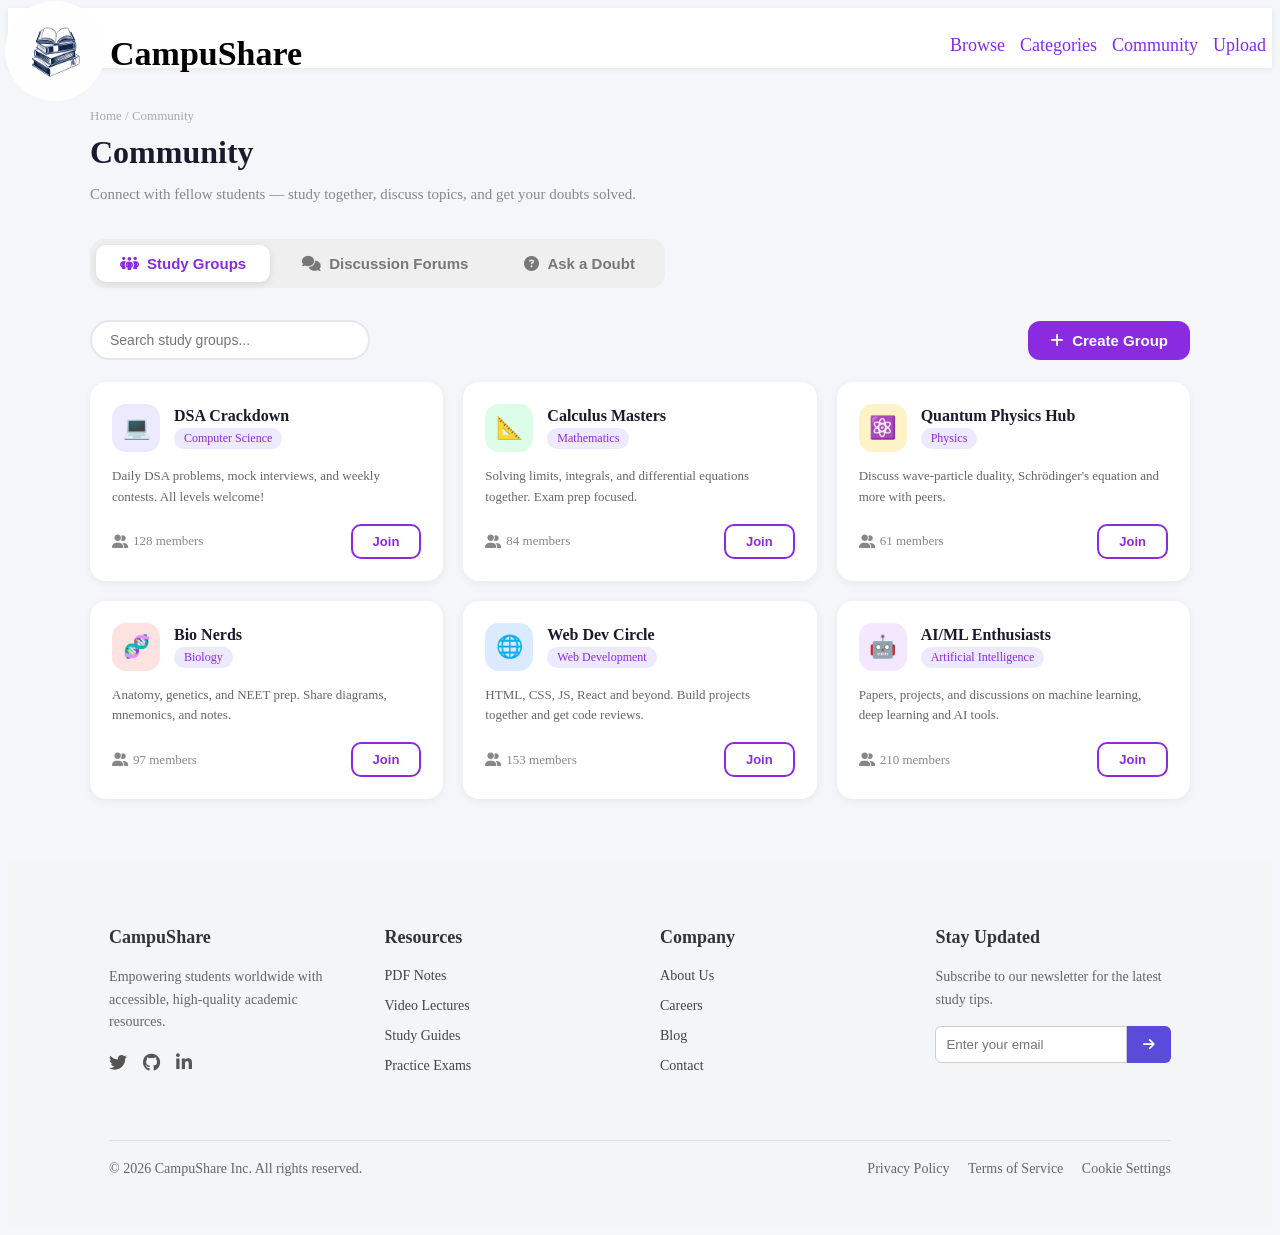
<file: community.html>
<!DOCTYPE html>
<html lang="en">
<head>
  <meta charset="UTF-8">
  <meta name="viewport" content="width=device-width, initial-scale=1.0">
  <title>Community — CampuShare</title>
  <link rel="stylesheet" href="style.css">
  <link rel="stylesheet" href="https://cdnjs.cloudflare.com/ajax/libs/font-awesome/6.5.0/css/all.min.css">
  <script>
  const savedTheme = localStorage.getItem('theme') || 'light';
  document.documentElement.setAttribute('data-theme', savedTheme);
</script>
  <style>
    body { background: #f4f6f9; }
    .navbar { background: #fff; box-shadow: 0 1px 6px rgba(0,0,0,0.07); }

    /* ── Page wrapper ── */
    .community-page {
      max-width: 1100px;
      margin: 0 auto;
      padding: 40px 24px 60px;
    }

    /* ── Page header ── */
    .page-header {
      margin-bottom: 36px;
    }
    .breadcrumb { font-size: 13px; color: #aaa; margin-bottom: 10px; }
    .breadcrumb a { color: #aaa; text-decoration: none; }
    .breadcrumb a:hover { color: blueviolet; }
    .page-title { font-size: 32px; font-weight: 800; color: #1a1a2e; margin-bottom: 4px; }
    .page-sub { font-size: 15px; color: #888; }

    /* ── Tab bar ── */
    .tab-bar {
      display: flex;
      gap: 8px;
      background: #efefef;
      border-radius: 14px;
      padding: 6px;
      margin-bottom: 32px;
      width: fit-content;
    }
    .tab-btn {
      padding: 10px 24px;
      border-radius: 10px;
      border: none;
      background: transparent;
      font-size: 15px;
      font-weight: 600;
      color: #777;
      cursor: pointer;
      transition: all 0.2s;
      display: flex;
      align-items: center;
      gap: 8px;
    }
    .tab-btn.active {
      background: white;
      color: blueviolet;
      box-shadow: 0 2px 8px rgba(0,0,0,0.1);
    }
    .tab-btn:hover:not(.active) { color: #444; }

    /* ── Section panels ── */
    .tab-panel { display: none; }
    .tab-panel.active { display: block; }

    /* ══════════════════════════════
       STUDY GROUPS
    ══════════════════════════════ */
    .groups-toolbar {
      display: flex;
      justify-content: space-between;
      align-items: center;
      margin-bottom: 22px;
      flex-wrap: wrap;
      gap: 12px;
    }
    .groups-toolbar input {
      padding: 10px 18px;
      border: 2px solid #e5e7eb;
      border-radius: 25px;
      font-size: 14px;
      outline: none;
      width: 280px;
      transition: border 0.2s;
    }
    .groups-toolbar input:focus { border-color: blueviolet; }
    .btn-create {
      background: blueviolet;
      color: white;
      border: none;
      border-radius: 12px;
      padding: 11px 22px;
      font-size: 15px;
      font-weight: 700;
      cursor: pointer;
      display: flex;
      align-items: center;
      gap: 8px;
      transition: background 0.2s;
    }
    .btn-create:hover { background: #4838c2; }

    .groups-grid {
      display: grid;
      grid-template-columns: repeat(auto-fill, minmax(300px, 1fr));
      gap: 20px;
    }
    .group-card {
      background: #fff;
      border-radius: 16px;
      padding: 22px;
      box-shadow: 0 2px 10px rgba(0,0,0,0.06);
      transition: transform 0.2s;
    }
    .group-card:hover { transform: translateY(-4px); }
    .group-card-top {
      display: flex;
      align-items: center;
      gap: 14px;
      margin-bottom: 14px;
    }
    .group-avatar {
      width: 48px; height: 48px;
      border-radius: 14px;
      display: flex; align-items: center; justify-content: center;
      font-size: 22px; flex-shrink: 0;
    }
    .group-name { font-size: 16px; font-weight: 700; color: #1a1a2e; }
    .group-subject {
      font-size: 12px;
      background: #ede9fe;
      color: blueviolet;
      padding: 3px 10px;
      border-radius: 20px;
      display: inline-block;
      margin-top: 3px;
    }
    .group-desc { font-size: 13px; color: #666; line-height: 1.6; margin-bottom: 16px; }
    .group-meta {
      display: flex;
      justify-content: space-between;
      align-items: center;
      font-size: 13px;
      color: #888;
    }
    .group-members { display: flex; align-items: center; gap: 5px; }
    .btn-join {
      padding: 8px 20px;
      border-radius: 10px;
      border: 2px solid blueviolet;
      background: white;
      color: blueviolet;
      font-size: 13px;
      font-weight: 700;
      cursor: pointer;
      transition: all 0.2s;
    }
    .btn-join:hover, .btn-join.joined {
      background: blueviolet;
      color: white;
    }

    /* ══════════════════════════════
       DISCUSSION FORUMS
    ══════════════════════════════ */
    .forum-toolbar {
      display: flex;
      justify-content: space-between;
      align-items: center;
      margin-bottom: 22px;
      flex-wrap: wrap;
      gap: 12px;
    }
    .forum-filters { display: flex; gap: 8px; flex-wrap: wrap; }
    .forum-filter-btn {
      padding: 7px 16px;
      border-radius: 20px;
      border: 1px solid #ccc;
      background: #e5e5e5;
      font-size: 13px;
      cursor: pointer;
      transition: all 0.2s;
    }
    .forum-filter-btn.active {
      background: blueviolet;
      color: white;
      border-color: blueviolet;
    }

    .forum-list { display: flex; flex-direction: column; gap: 14px; }
    .forum-card {
      background: #fff;
      border-radius: 14px;
      padding: 20px 24px;
      box-shadow: 0 2px 10px rgba(0,0,0,0.06);
      display: flex;
      gap: 18px;
      align-items: flex-start;
      cursor: pointer;
      transition: box-shadow 0.2s;
    }
    .forum-card:hover { box-shadow: 0 4px 18px rgba(91,75,219,0.13); }
    .forum-vote {
      display: flex;
      flex-direction: column;
      align-items: center;
      gap: 4px;
      min-width: 36px;
    }
    .vote-btn {
      background: none;
      border: 1px solid #e5e7eb;
      border-radius: 8px;
      width: 32px; height: 28px;
      font-size: 13px;
      cursor: pointer;
      color: #888;
      transition: all 0.2s;
    }
    .vote-btn:hover { border-color: blueviolet; color: blueviolet; }
    .vote-count { font-size: 14px; font-weight: 700; color: #1a1a2e; }
    .forum-body { flex: 1; min-width: 0; }
    .forum-tags { display: flex; gap: 6px; margin-bottom: 8px; flex-wrap: wrap; }
    .forum-tag {
      font-size: 11px;
      padding: 3px 10px;
      border-radius: 20px;
      font-weight: 600;
    }
    .forum-title { font-size: 16px; font-weight: 700; color: #1a1a2e; margin-bottom: 6px; }
    .forum-preview { font-size: 13px; color: #666; line-height: 1.5; margin-bottom: 12px; white-space: nowrap; overflow: hidden; text-overflow: ellipsis; }
    .forum-footer {
      display: flex;
      gap: 18px;
      font-size: 12px;
      color: #aaa;
      align-items: center;
    }
    .forum-footer span { display: flex; align-items: center; gap: 5px; }
    .forum-author { margin-left: auto; font-size: 12px; color: #888; }

    /* ══════════════════════════════
       ASK A DOUBT
    ══════════════════════════════ */
    .doubt-layout {
      display: grid;
      grid-template-columns: 1fr 320px;
      gap: 24px;
      align-items: start;
    }
    .doubt-form-card {
      background: #fff;
      border-radius: 16px;
      padding: 28px;
      box-shadow: 0 2px 10px rgba(0,0,0,0.06);
    }
    .doubt-form-card h3 { font-size: 20px; font-weight: 700; color: #1a1a2e; margin-bottom: 22px; }
    .field { margin-bottom: 18px; }
    .field label { display: block; font-size: 13px; font-weight: 600; color: #333; margin-bottom: 7px; }
    .field input, .field select, .field textarea {
      width: 100%;
      padding: 12px 15px;
      border: 2px solid #e5e7eb;
      border-radius: 12px;
      font-size: 14px;
      color: #333;
      background: #fafafa;
      outline: none;
      transition: border 0.2s;
      font-family: Arial, sans-serif;
      box-sizing: border-box;
    }
    .field input:focus, .field select:focus, .field textarea:focus {
      border-color: blueviolet;
      background: white;
    }
    .field textarea { resize: vertical; min-height: 120px; }
    .field input::placeholder, .field textarea::placeholder { color: #bbb; }
    .char-count { font-size: 11px; color: #aaa; text-align: right; margin-top: 4px; }
    .tag-input-wrap {
      display: flex;
      flex-wrap: wrap;
      gap: 6px;
      padding: 10px 12px;
      border: 2px solid #e5e7eb;
      border-radius: 12px;
      background: #fafafa;
      min-height: 46px;
      cursor: text;
    }
    .tag-chip {
      background: #ede9fe;
      color: blueviolet;
      font-size: 12px;
      font-weight: 600;
      padding: 4px 10px;
      border-radius: 20px;
      display: flex;
      align-items: center;
      gap: 5px;
    }
    .tag-chip button {
      background: none;
      border: none;
      color: blueviolet;
      cursor: pointer;
      font-size: 11px;
      padding: 0;
      line-height: 1;
    }
    .tag-input-wrap input {
      border: none;
      background: none;
      outline: none;
      font-size: 13px;
      padding: 2px 4px;
      min-width: 80px;
      flex: 1;
    }
    .btn-submit-doubt {
      width: 100%;
      padding: 14px;
      background: blueviolet;
      color: white;
      border: none;
      border-radius: 12px;
      font-size: 16px;
      font-weight: 700;
      cursor: pointer;
      display: flex;
      align-items: center;
      justify-content: center;
      gap: 10px;
      transition: background 0.2s;
      margin-top: 6px;
    }
    .btn-submit-doubt:hover { background: #4838c2; }

    /* Tips card */
    .tips-card {
      background: #fff;
      border-radius: 16px;
      padding: 24px;
      box-shadow: 0 2px 10px rgba(0,0,0,0.06);
    }
    .tips-card h4 { font-size: 16px; font-weight: 700; color: #1a1a2e; margin-bottom: 16px; }
    .tip-item {
      display: flex;
      gap: 10px;
      font-size: 13px;
      color: #555;
      line-height: 1.5;
      margin-bottom: 12px;
    }
    .tip-item i { color: blueviolet; margin-top: 2px; flex-shrink: 0; }

    /* Recent doubts */
    .recent-doubts { margin-top: 20px; }
    .recent-doubts h4 { font-size: 15px; font-weight: 700; color: #1a1a2e; margin-bottom: 14px; }
    .doubt-item {
      background: #fff;
      border-radius: 12px;
      padding: 16px 18px;
      box-shadow: 0 2px 8px rgba(0,0,0,0.05);
      margin-bottom: 12px;
      cursor: pointer;
      transition: box-shadow 0.2s;
    }
    .doubt-item:hover { box-shadow: 0 4px 14px rgba(91,75,219,0.12); }
    .doubt-item-title { font-size: 14px; font-weight: 600; color: #1a1a2e; margin-bottom: 6px; }
    .doubt-item-meta { display: flex; gap: 14px; font-size: 12px; color: #aaa; align-items: center; }
    .doubt-status {
      font-size: 11px; font-weight: 700;
      padding: 3px 10px; border-radius: 20px;
    }
    .status-answered { background: #dcfce7; color: #16a34a; }
    .status-open { background: #fef3c7; color: #d97706; }

    /* Create Group Modal */
    .modal-overlay {
      display: none; position: fixed; inset: 0;
      background: rgba(0,0,0,0.45); z-index: 200;
      align-items: center; justify-content: center;
    }
    .modal-overlay.show { display: flex; }
    .modal {
      background: white; border-radius: 20px;
      padding: 36px 32px; width: 90%; max-width: 460px;
      box-shadow: 0 12px 40px rgba(0,0,0,0.15);
      animation: pop 0.25s ease;
    }
    @keyframes pop { from { transform: scale(0.85); opacity: 0; } to { transform: scale(1); opacity: 1; } }
    .modal-header { display: flex; justify-content: space-between; align-items: center; margin-bottom: 22px; }
    .modal-header h3 { font-size: 20px; font-weight: 800; color: #1a1a2e; }
    .modal-close { background: none; border: none; font-size: 18px; color: #aaa; cursor: pointer; }
    .modal-close:hover { color: #333; }
    .btn-modal-submit {
      width: 100%; padding: 13px;
      background: blueviolet; color: white;
      border: none; border-radius: 12px;
      font-size: 16px; font-weight: 700; cursor: pointer;
      transition: background 0.2s; margin-top: 6px;
    }
    .btn-modal-submit:hover { background: #4838c2; }

    @media (max-width: 768px) {
      .doubt-layout { grid-template-columns: 1fr; }
      .groups-grid { grid-template-columns: 1fr; }
    }
  </style>
</head>
<body>

  <!-- NAVBAR -->
  <header class="navbar">
    <div class="logo-container">
      <img src="logo.png" alt="logo" class="logo">
      <h1 class="wesite_name">CampuShare</h1>
    </div>
    <nav class="nav-links">
      <a href="index.html">Browse</a>
      <a href="categories.html">Categories</a>
      <a href="community.html">Community</a>
      <a href="upload.html">Upload</a>
      <a href="signin.html">SignIn</a>
    </nav>
  </header>

  <div class="community-page">

    <div class="page-header">
      <div class="breadcrumb"><a href="index.html">Home</a> / Community</div>
      <h1 class="page-title">Community</h1>
      <p class="page-sub" style="color:#888;">Connect with fellow students — study together, discuss topics, and get your doubts solved.</p>
    </div>

    <!-- Tab Bar -->
    <div class="tab-bar">
      <button class="tab-btn active" onclick="switchTab('groups')">
        <i class="fa-solid fa-people-group"></i> Study Groups
      </button>
      <button class="tab-btn" onclick="switchTab('forums')">
        <i class="fa-solid fa-comments"></i> Discussion Forums
      </button>
      <button class="tab-btn" onclick="switchTab('doubts')">
        <i class="fa-solid fa-circle-question"></i> Ask a Doubt
      </button>
    </div>

    <!-- ══ STUDY GROUPS ══ -->
    <div class="tab-panel active" id="panel-groups">
      <div class="groups-toolbar">
        <input type="search" placeholder="Search study groups...">
        <button class="btn-create" onclick="document.getElementById('createModal').classList.add('show')">
          <i class="fa-solid fa-plus"></i> Create Group
        </button>
      </div>
      <div class="groups-grid">

        <div class="group-card">
          <div class="group-card-top">
            <div class="group-avatar" style="background:#ede9fe;">💻</div>
            <div>
              <div class="group-name">DSA Crackdown</div>
              <span class="group-subject">Computer Science</span>
            </div>
          </div>
          <p class="group-desc">Daily DSA problems, mock interviews, and weekly contests. All levels welcome!</p>
          <div class="group-meta">
            <div class="group-members"><i class="fa-solid fa-user-group"></i> 128 members</div>
            <button class="btn-join" onclick="toggleJoin(this)">Join</button>
          </div>
        </div>

        <div class="group-card">
          <div class="group-card-top">
            <div class="group-avatar" style="background:#dcfce7;">📐</div>
            <div>
              <div class="group-name">Calculus Masters</div>
              <span class="group-subject">Mathematics</span>
            </div>
          </div>
          <p class="group-desc">Solving limits, integrals, and differential equations together. Exam prep focused.</p>
          <div class="group-meta">
            <div class="group-members"><i class="fa-solid fa-user-group"></i> 84 members</div>
            <button class="btn-join" onclick="toggleJoin(this)">Join</button>
          </div>
        </div>

        <div class="group-card">
          <div class="group-card-top">
            <div class="group-avatar" style="background:#fef3c7;">⚛️</div>
            <div>
              <div class="group-name">Quantum Physics Hub</div>
              <span class="group-subject">Physics</span>
            </div>
          </div>
          <p class="group-desc">Discuss wave-particle duality, Schrödinger's equation and more with peers.</p>
          <div class="group-meta">
            <div class="group-members"><i class="fa-solid fa-user-group"></i> 61 members</div>
            <button class="btn-join" onclick="toggleJoin(this)">Join</button>
          </div>
        </div>

        <div class="group-card">
          <div class="group-card-top">
            <div class="group-avatar" style="background:#fee2e2;">🧬</div>
            <div>
              <div class="group-name">Bio Nerds</div>
              <span class="group-subject">Biology</span>
            </div>
          </div>
          <p class="group-desc">Anatomy, genetics, and NEET prep. Share diagrams, mnemonics, and notes.</p>
          <div class="group-meta">
            <div class="group-members"><i class="fa-solid fa-user-group"></i> 97 members</div>
            <button class="btn-join" onclick="toggleJoin(this)">Join</button>
          </div>
        </div>

        <div class="group-card">
          <div class="group-card-top">
            <div class="group-avatar" style="background:#dbeafe;">🌐</div>
            <div>
              <div class="group-name">Web Dev Circle</div>
              <span class="group-subject">Web Development</span>
            </div>
          </div>
          <p class="group-desc">HTML, CSS, JS, React and beyond. Build projects together and get code reviews.</p>
          <div class="group-meta">
            <div class="group-members"><i class="fa-solid fa-user-group"></i> 153 members</div>
            <button class="btn-join" onclick="toggleJoin(this)">Join</button>
          </div>
        </div>

        <div class="group-card">
          <div class="group-card-top">
            <div class="group-avatar" style="background:#f3e8ff;">🤖</div>
            <div>
              <div class="group-name">AI/ML Enthusiasts</div>
              <span class="group-subject">Artificial Intelligence</span>
            </div>
          </div>
          <p class="group-desc">Papers, projects, and discussions on machine learning, deep learning and AI tools.</p>
          <div class="group-meta">
            <div class="group-members"><i class="fa-solid fa-user-group"></i> 210 members</div>
            <button class="btn-join" onclick="toggleJoin(this)">Join</button>
          </div>
        </div>

      </div>
    </div>

    <!-- ══ DISCUSSION FORUMS ══ -->
    <div class="tab-panel" id="panel-forums">
      <div class="forum-toolbar">
        <div class="forum-filters">
          <button class="forum-filter-btn active" onclick="setForumFilter(this)">All</button>
          <button class="forum-filter-btn" onclick="setForumFilter(this)">Physics</button>
          <button class="forum-filter-btn" onclick="setForumFilter(this)">Mathematics</button>
          <button class="forum-filter-btn" onclick="setForumFilter(this)">Computer Science</button>
          <button class="forum-filter-btn" onclick="setForumFilter(this)">Chemistry</button>
        </div>
        <button class="btn-create"><i class="fa-solid fa-plus"></i> New Post</button>
      </div>
      <div class="forum-list">

        <div class="forum-card">
          <div class="forum-vote">
            <button class="vote-btn" onclick="vote(this, 1)">▲</button>
            <span class="vote-count">24</span>
            <button class="vote-btn" onclick="vote(this, -1)">▼</button>
          </div>
          <div class="forum-body">
            <div class="forum-tags">
              <span class="forum-tag" style="background:#ede9fe;color:blueviolet;">Computer Science</span>
              <span class="forum-tag" style="background:#dcfce7;color:#16a34a;">Solved</span>
            </div>
            <div class="forum-title">What's the difference between BFS and DFS in terms of memory usage?</div>
            <div class="forum-preview">BFS uses a queue and stores all nodes at a level, while DFS uses a stack and goes deep first. But when it comes to actual memory...</div>
            <div class="forum-footer">
              <span><i class="fa-solid fa-comment"></i> 12 replies</span>
              <span><i class="fa-regular fa-eye"></i> 340 views</span>
              <span><i class="fa-regular fa-clock"></i> 2 hours ago</span>
              <span class="forum-author">by Rahul K.</span>
            </div>
          </div>
        </div>

        <div class="forum-card">
          <div class="forum-vote">
            <button class="vote-btn" onclick="vote(this, 1)">▲</button>
            <span class="vote-count">17</span>
            <button class="vote-btn" onclick="vote(this, -1)">▼</button>
          </div>
          <div class="forum-body">
            <div class="forum-tags">
              <span class="forum-tag" style="background:#fef3c7;color:#d97706;">Mathematics</span>
              <span class="forum-tag" style="background:#fee2e2;color:#ef4444;">Open</span>
            </div>
            <div class="forum-title">How to approach integration by parts for complex expressions?</div>
            <div class="forum-preview">I keep getting confused about when to use integration by parts vs substitution. Is there a rule of thumb for picking u and dv?</div>
            <div class="forum-footer">
              <span><i class="fa-solid fa-comment"></i> 8 replies</span>
              <span><i class="fa-regular fa-eye"></i> 210 views</span>
              <span><i class="fa-regular fa-clock"></i> 5 hours ago</span>
              <span class="forum-author">by Sneha M.</span>
            </div>
          </div>
        </div>

        <div class="forum-card">
          <div class="forum-vote">
            <button class="vote-btn" onclick="vote(this, 1)">▲</button>
            <span class="vote-count">31</span>
            <button class="vote-btn" onclick="vote(this, -1)">▼</button>
          </div>
          <div class="forum-body">
            <div class="forum-tags">
              <span class="forum-tag" style="background:#dbeafe;color:#3b82f6;">Physics</span>
              <span class="forum-tag" style="background:#dcfce7;color:#16a34a;">Solved</span>
            </div>
            <div class="forum-title">Why does the double-slit experiment collapse when observed?</div>
            <div class="forum-preview">I understand the experiment shows wave-particle duality, but I can't intuitively grasp why simply observing changes the outcome...</div>
            <div class="forum-footer">
              <span><i class="fa-solid fa-comment"></i> 20 replies</span>
              <span><i class="fa-regular fa-eye"></i> 870 views</span>
              <span><i class="fa-regular fa-clock"></i> Yesterday</span>
              <span class="forum-author">by Dr. Alan G.</span>
            </div>
          </div>
        </div>

        <div class="forum-card">
          <div class="forum-vote">
            <button class="vote-btn" onclick="vote(this, 1)">▲</button>
            <span class="vote-count">9</span>
            <button class="vote-btn" onclick="vote(this, -1)">▼</button>
          </div>
          <div class="forum-body">
            <div class="forum-tags">
              <span class="forum-tag" style="background:#f3e8ff;color:#7c3aed;">Chemistry</span>
              <span class="forum-tag" style="background:#fee2e2;color:#ef4444;">Open</span>
            </div>
            <div class="forum-title">Best way to remember organic chemistry reaction mechanisms?</div>
            <div class="forum-preview">There are so many mechanisms — SN1, SN2, E1, E2... any tips on memorizing when each one applies and what the products are?</div>
            <div class="forum-footer">
              <span><i class="fa-solid fa-comment"></i> 5 replies</span>
              <span><i class="fa-regular fa-eye"></i> 155 views</span>
              <span><i class="fa-regular fa-clock"></i> 2 days ago</span>
              <span class="forum-author">by Priya S.</span>
            </div>
          </div>
        </div>

      </div>
    </div>

    <!-- ══ ASK A DOUBT ══ -->
    <div class="tab-panel" id="panel-doubts">
      <div class="doubt-layout">

        <!-- Form -->
        <div>
          <div class="doubt-form-card">
            <h3>🙋 Post Your Doubt</h3>
            <div class="field">
              <label>Your Question <span style="color:#ef4444;">*</span></label>
              <input type="text" id="doubtTitle" placeholder="e.g. What is the time complexity of quicksort?" oninput="updateChar()">
            </div>
            <div class="field">
              <label>Describe your doubt in detail <span style="color:#ef4444;">*</span></label>
              <textarea id="doubtDesc" placeholder="Explain what you tried, what's confusing you, and any relevant context..." oninput="updateDescChar()"></textarea>
              <div class="char-count"><span id="descCount">0</span> / 500</div>
            </div>
            <div class="field">
              <label>Subject <span style="color:#ef4444;">*</span></label>
              <select>
                <option value="">Select subject</option>
                <option>Physics</option>
                <option>Mathematics</option>
                <option>Computer Science</option>
                <option>Biology</option>
                <option>Chemistry</option>
                <option>Web Development</option>
                <option>Artificial Intelligence</option>
                <option>Electronics and Communication</option>
              </select>
            </div>
            <div class="field">
              <label>Tags <span style="font-size:11px;color:#aaa;font-weight:400;">(press Enter to add)</span></label>
              <div class="tag-input-wrap" id="tagWrap" onclick="document.getElementById('tagField').focus()">
                <input type="text" id="tagField" placeholder="e.g. recursion, arrays..." onkeydown="addTag(event)">
              </div>
            </div>
            <button class="btn-submit-doubt" onclick="submitDoubt()">
              <i class="fa-solid fa-paper-plane"></i> Post Doubt
            </button>
          </div>

          <!-- Recent Doubts -->
          <div class="recent-doubts">
            <h4>🕐 Recently Asked</h4>

            <div class="doubt-item">
              <div class="doubt-item-title">How does dynamic programming differ from recursion with memoization?</div>
              <div class="doubt-item-meta">
                <span><i class="fa-solid fa-user"></i> Kiran N.</span>
                <span><i class="fa-regular fa-clock"></i> 1 hr ago</span>
                <span><i class="fa-solid fa-comment"></i> 4 answers</span>
                <span class="doubt-status status-answered">Answered</span>
              </div>
            </div>

            <div class="doubt-item">
              <div class="doubt-item-title">Why is normalization important in database design?</div>
              <div class="doubt-item-meta">
                <span><i class="fa-solid fa-user"></i> Ananya P.</span>
                <span><i class="fa-regular fa-clock"></i> 3 hrs ago</span>
                <span><i class="fa-solid fa-comment"></i> 2 answers</span>
                <span class="doubt-status status-answered">Answered</span>
              </div>
            </div>

            <div class="doubt-item">
              <div class="doubt-item-title">Can someone explain Faraday's law of electromagnetic induction?</div>
              <div class="doubt-item-meta">
                <span><i class="fa-solid fa-user"></i> Meera T.</span>
                <span><i class="fa-regular fa-clock"></i> 6 hrs ago</span>
                <span><i class="fa-solid fa-comment"></i> 0 answers</span>
                <span class="doubt-status status-open">Open</span>
              </div>
            </div>

            <div class="doubt-item">
              <div class="doubt-item-title">What are the steps to balance a redox reaction?</div>
              <div class="doubt-item-meta">
                <span><i class="fa-solid fa-user"></i> Ravi K.</span>
                <span><i class="fa-regular fa-clock"></i> Yesterday</span>
                <span><i class="fa-solid fa-comment"></i> 6 answers</span>
                <span class="doubt-status status-answered">Answered</span>
              </div>
            </div>

          </div>
        </div>

        <!-- Tips -->
        <div class="tips-card">
          <h4>💡 Tips for a Great Question</h4>
          <div class="tip-item"><i class="fa-solid fa-check-circle"></i> Be specific — mention which topic or concept you're stuck on</div>
          <div class="tip-item"><i class="fa-solid fa-check-circle"></i> Share what you've already tried before asking</div>
          <div class="tip-item"><i class="fa-solid fa-check-circle"></i> Use clear language and avoid vague questions</div>
          <div class="tip-item"><i class="fa-solid fa-check-circle"></i> Add relevant tags so the right people find your doubt</div>
          <div class="tip-item"><i class="fa-solid fa-check-circle"></i> Mark your doubt as solved once you get the answer</div>

          <div style="background:#ede9fe;border-radius:12px;padding:16px;margin-top:20px;">
            <h5 style="color:blueviolet;font-size:13px;font-weight:700;margin-bottom:6px;">🏆 Earn Points!</h5>
            <p style="color:blueviolet;opacity:0.85;font-size:12px;line-height:1.7;margin:0;">Answer others' doubts and earn <strong>10 pts</strong> per accepted answer. Ask well-formed questions and get <strong>5 pts</strong> per upvote!</p>
          </div>

          <div style="background:#f5f5f5;border-radius:12px;padding:16px;margin-top:14px;">
            <h5 style="font-size:13px;font-weight:700;margin-bottom:8px;color:#1a1a2e;">📊 Community Stats</h5>
            <div style="display:flex;justify-content:space-between;font-size:13px;color:#555;">
              <div style="text-align:center;"><strong style="display:block;font-size:18px;color:blueviolet;">1.2K</strong>Doubts solved</div>
              <div style="text-align:center;"><strong style="display:block;font-size:18px;color:blueviolet;">340</strong>Active helpers</div>
              <div style="text-align:center;"><strong style="display:block;font-size:18px;color:blueviolet;">~1hr</strong>Avg response</div>
            </div>
          </div>
        </div>

      </div>
    </div>

  </div>

  <!-- Create Group Modal -->
  <div class="modal-overlay" id="createModal">
    <div class="modal">
      <div class="modal-header">
        <h3>Create a Study Group</h3>
        <button class="modal-close" onclick="document.getElementById('createModal').classList.remove('show')"><i class="fa-solid fa-xmark"></i></button>
      </div>
      <div class="field"><label>Group Name <span style="color:#ef4444;">*</span></label><input type="text" placeholder="e.g. GATE 2026 Prep"></div>
      <div class="field"><label>Subject <span style="color:#ef4444;">*</span></label>
        <select>
          <option value="">Select subject</option>
          <option>Computer Science</option><option>Mathematics</option>
          <option>Physics</option><option>Chemistry</option>
          <option>Biology</option><option>Web Development</option>
          <option>Artificial Intelligence</option>
        </select>
      </div>
      <div class="field"><label>Description</label><textarea placeholder="What is this group about?"></textarea></div>
      <button class="btn-modal-submit" onclick="document.getElementById('createModal').classList.remove('show')">
        <i class="fa-solid fa-people-group"></i> Create Group
      </button>
    </div>
  </div>

  <!-- FOOTER -->
  <footer class="footer">
    <div class="footer-container">
      <div class="footer-column">
        <h3>CampuShare</h3>
        <p>Empowering students worldwide with accessible, high-quality academic resources.</p>
        <div class="social-icons">
          <a href="#"><i class="fa-brands fa-twitter"></i></a>
          <a href="#"><i class="fa-brands fa-github"></i></a>
          <a href="#"><i class="fa-brands fa-linkedin-in"></i></a>
        </div>
      </div>
      <div class="footer-column">
        <h3>Resources</h3>
        <ul>
          <li><a href="#">PDF Notes</a></li>
          <li><a href="#">Video Lectures</a></li>
          <li><a href="#">Study Guides</a></li>
          <li><a href="#">Practice Exams</a></li>
        </ul>
      </div>
      <div class="footer-column">
        <h3>Company</h3>
        <ul>
          <li><a href="#">About Us</a></li>
          <li><a href="#">Careers</a></li>
          <li><a href="#">Blog</a></li>
          <li><a href="#">Contact</a></li>
        </ul>
      </div>
      <div class="footer-column">
        <h3>Stay Updated</h3>
        <p>Subscribe to our newsletter for the latest study tips.</p>
        <div class="newsletter">
          <input type="email" placeholder="Enter your email">
          <button><i class="fa-solid fa-arrow-right"></i></button>
        </div>
      </div>
    </div>
    <div class="footer-bottom">
      <div>© 2026 CampuShare Inc. All rights reserved.</div>
      <div>
        <a href="#">Privacy Policy</a>
        <a href="#">Terms of Service</a>
        <a href="#">Cookie Settings</a>
      </div>
    </div>
  </footer>

  <script>
    // Tab switching
    function switchTab(tab) {
      document.querySelectorAll('.tab-btn').forEach((btn, i) => {
        btn.classList.toggle('active', btn.textContent.toLowerCase().includes(
          tab === 'groups' ? 'study' : tab === 'forums' ? 'discussion' : 'doubt'
        ));
      });
      document.querySelectorAll('.tab-panel').forEach(p => p.classList.remove('active'));
      document.getElementById('panel-' + tab).classList.add('active');
    }

    // Forum filter
    function setForumFilter(btn) {
      document.querySelectorAll('.forum-filter-btn').forEach(b => b.classList.remove('active'));
      btn.classList.add('active');
    }

    // Vote
    function vote(btn, dir) {
      const countEl = btn.parentElement.querySelector('.vote-count');
      countEl.textContent = parseInt(countEl.textContent) + dir;
    }

    // Join toggle
    function toggleJoin(btn) {
      btn.classList.toggle('joined');
      btn.textContent = btn.classList.contains('joined') ? 'Joined ✓' : 'Join';
    }

    // Tag input
    function addTag(e) {
      if (e.key === 'Enter') {
        e.preventDefault();
        const val = e.target.value.trim();
        if (!val) return;
        const chip = document.createElement('div');
        chip.className = 'tag-chip';
        chip.innerHTML = `${val} <button onclick="this.parentElement.remove()">×</button>`;
        document.getElementById('tagWrap').insertBefore(chip, e.target);
        e.target.value = '';
      }
    }

    // Char counter
    function updateDescChar() {
      document.getElementById('descCount').textContent =
        document.getElementById('doubtDesc').value.length;
    }

    // Submit doubt
    function submitDoubt() {
      const title = document.getElementById('doubtTitle').value.trim();
      if (!title) { alert('Please enter your question!'); return; }
      alert('Your doubt has been posted! 🎉 Students will answer soon.');
      document.getElementById('doubtTitle').value = '';
      document.getElementById('doubtDesc').value = '';
      document.getElementById('descCount').textContent = '0';
    }
  </script>
</body>
</html>
</file>
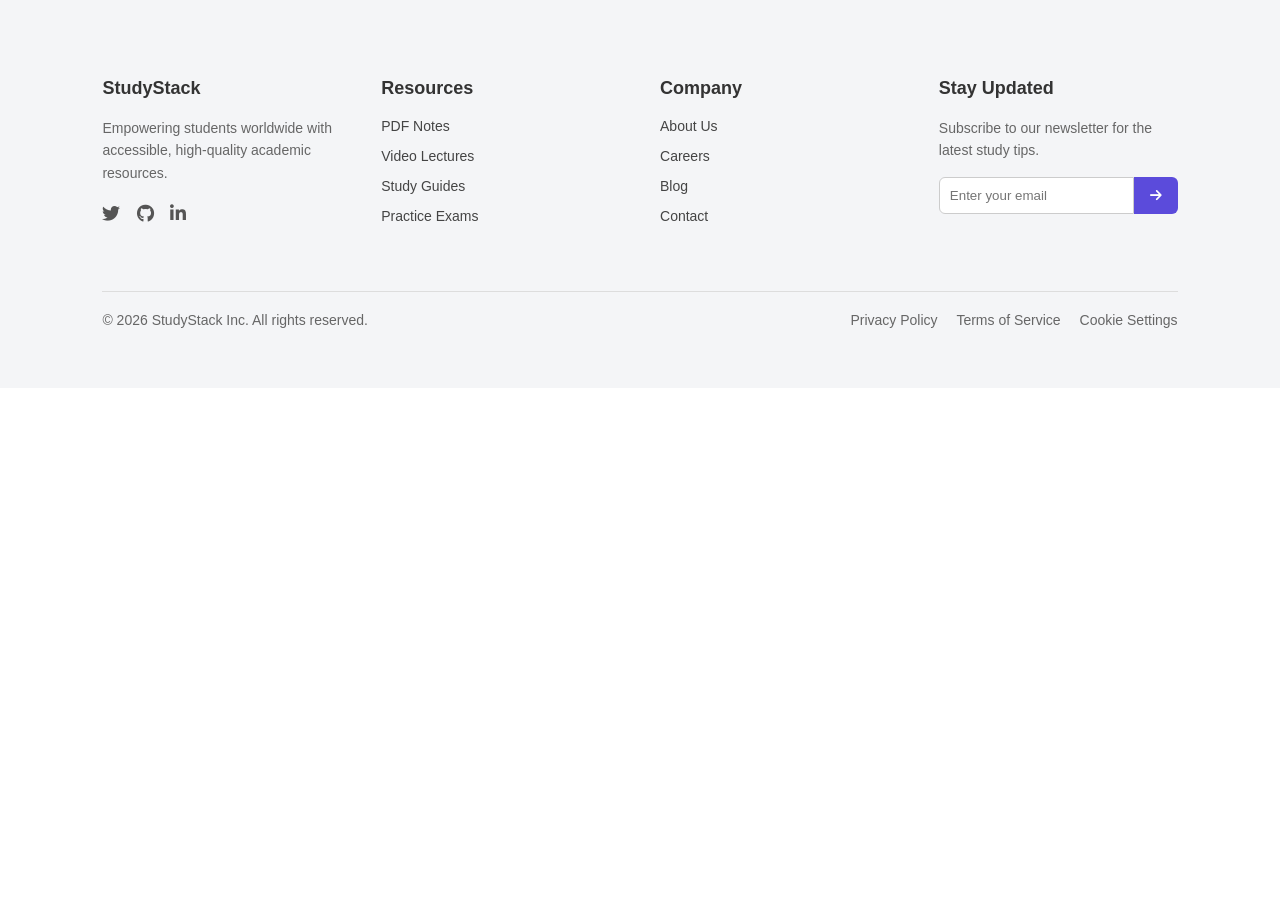
<file: courses.html>
<!DOCTYPE html>
<html>
<head>
    <meta charset="UTF-8">
    <title>Footer</title>

    <!-- Font Awesome CDN -->
    <link rel="stylesheet" href="https://cdnjs.cloudflare.com/ajax/libs/font-awesome/6.5.0/css/all.min.css">

    <style>
        body {
            margin: 0;
            font-family: Arial, sans-serif;
        }

        .footer {
            background: #f4f5f7;
            padding: 60px 8%;
            color: #333;
        }

        .footer-container {
            display: flex;
            justify-content: space-between;
            flex-wrap: wrap;
            gap: 40px;
        }

        .footer-column {
            flex: 1;
            min-width: 220px;
        }

        .footer h3 {
            margin-bottom: 18px;
            font-size: 18px;
            font-weight: 600;
        }

        .footer p {
            font-size: 14px;
            color: #666;
            line-height: 1.6;
        }

        .footer ul {
            list-style: none;
            padding: 0;
        }

        .footer ul li {
            margin-bottom: 12px;
        }

        .footer ul li a {
            text-decoration: none;
            color: #444;
            font-size: 14px;
            transition: 0.3s;
        }

        .footer ul li a:hover {
            color: #5b4bdb;
        }

        /* Social Icons */
        .social-icons {
            margin-top: 20px;
        }

        .social-icons a {
            display: inline-block;
            margin-right: 12px;
            font-size: 18px;
            color: #555;
            transition: 0.3s;
        }

        .social-icons a:hover {
            color: #5b4bdb;
            transform: translateY(-3px);
        }

        /* Newsletter */
        .newsletter {
            display: flex;
            margin-top: 15px;
        }

        .newsletter input {
            flex: 1;
            padding: 10px;
            border-radius: 6px 0 0 6px;
            border: 1px solid #ccc;
            outline: none;
            transition: 0.3s;
        }

        .newsletter input:focus {
            border-color: #5b4bdb;
        }

        .newsletter button {
            padding: 10px 16px;
            border: none;
            background: #5b4bdb;
            color: white;
            border-radius: 0 6px 6px 0;
            cursor: pointer;
            transition: 0.3s;
        }

        .newsletter button:hover {
            background: #4838c2;
        }

        /* Bottom */
        .footer-bottom {
            border-top: 1px solid #ddd;
            margin-top: 50px;
            padding-top: 20px;
            display: flex;
            justify-content: space-between;
            flex-wrap: wrap;
            font-size: 14px;
            color: #666;
        }

        .footer-bottom a {
            text-decoration: none;
            color: #666;
            margin-left: 15px;
            transition: 0.3s;
        }

        .footer-bottom a:hover {
            color: #5b4bdb;
        }

        /* Responsive */
        @media (max-width: 768px) {
            .footer-container {
                flex-direction: column;
            }

            .footer-bottom {
                flex-direction: column;
                gap: 10px;
            }
        }
    </style>
</head>
<body>

<footer class="footer">
    <div class="footer-container">

        <!-- Brand -->
        <div class="footer-column">
            <h3>StudyStack</h3>
            <p>Empowering students worldwide with accessible, high-quality academic resources.</p>

            <!-- Social Icons -->
            <div class="social-icons">
                <a href="#"><i class="fa-brands fa-twitter"></i></a>
                <a href="#"><i class="fa-brands fa-github"></i></a>
                <a href="#"><i class="fa-brands fa-linkedin-in"></i></a>
            </div>
        </div>

        <!-- Resources -->
        <div class="footer-column">
            <h3>Resources</h3>
            <ul>
                <li><a href="#">PDF Notes</a></li>
                <li><a href="#">Video Lectures</a></li>
                <li><a href="#">Study Guides</a></li>
                <li><a href="#">Practice Exams</a></li>
            </ul>
        </div>

        <!-- Company -->
        <div class="footer-column">
            <h3>Company</h3>
            <ul>
                <li><a href="#">About Us</a></li>
                <li><a href="#">Careers</a></li>
                <li><a href="#">Blog</a></li>
                <li><a href="#">Contact</a></li>
            </ul>
        </div>

        <!-- Newsletter -->
        <div class="footer-column">
            <h3>Stay Updated</h3>
            <p>Subscribe to our newsletter for the latest study tips.</p>
            <div class="newsletter">
                <input type="email" placeholder="Enter your email">
                <button><i class="fa-solid fa-arrow-right"></i></button>
            </div>
        </div>

    </div>

    <!-- Bottom Section -->
    <div class="footer-bottom">
        <div>© 2026 StudyStack Inc. All rights reserved.</div>
        <div>
            <a href="#">Privacy Policy</a>
            <a href="#">Terms of Service</a>
            <a href="#">Cookie Settings</a>
        </div>
    </div>
</footer>

</body>
</html>
</file>
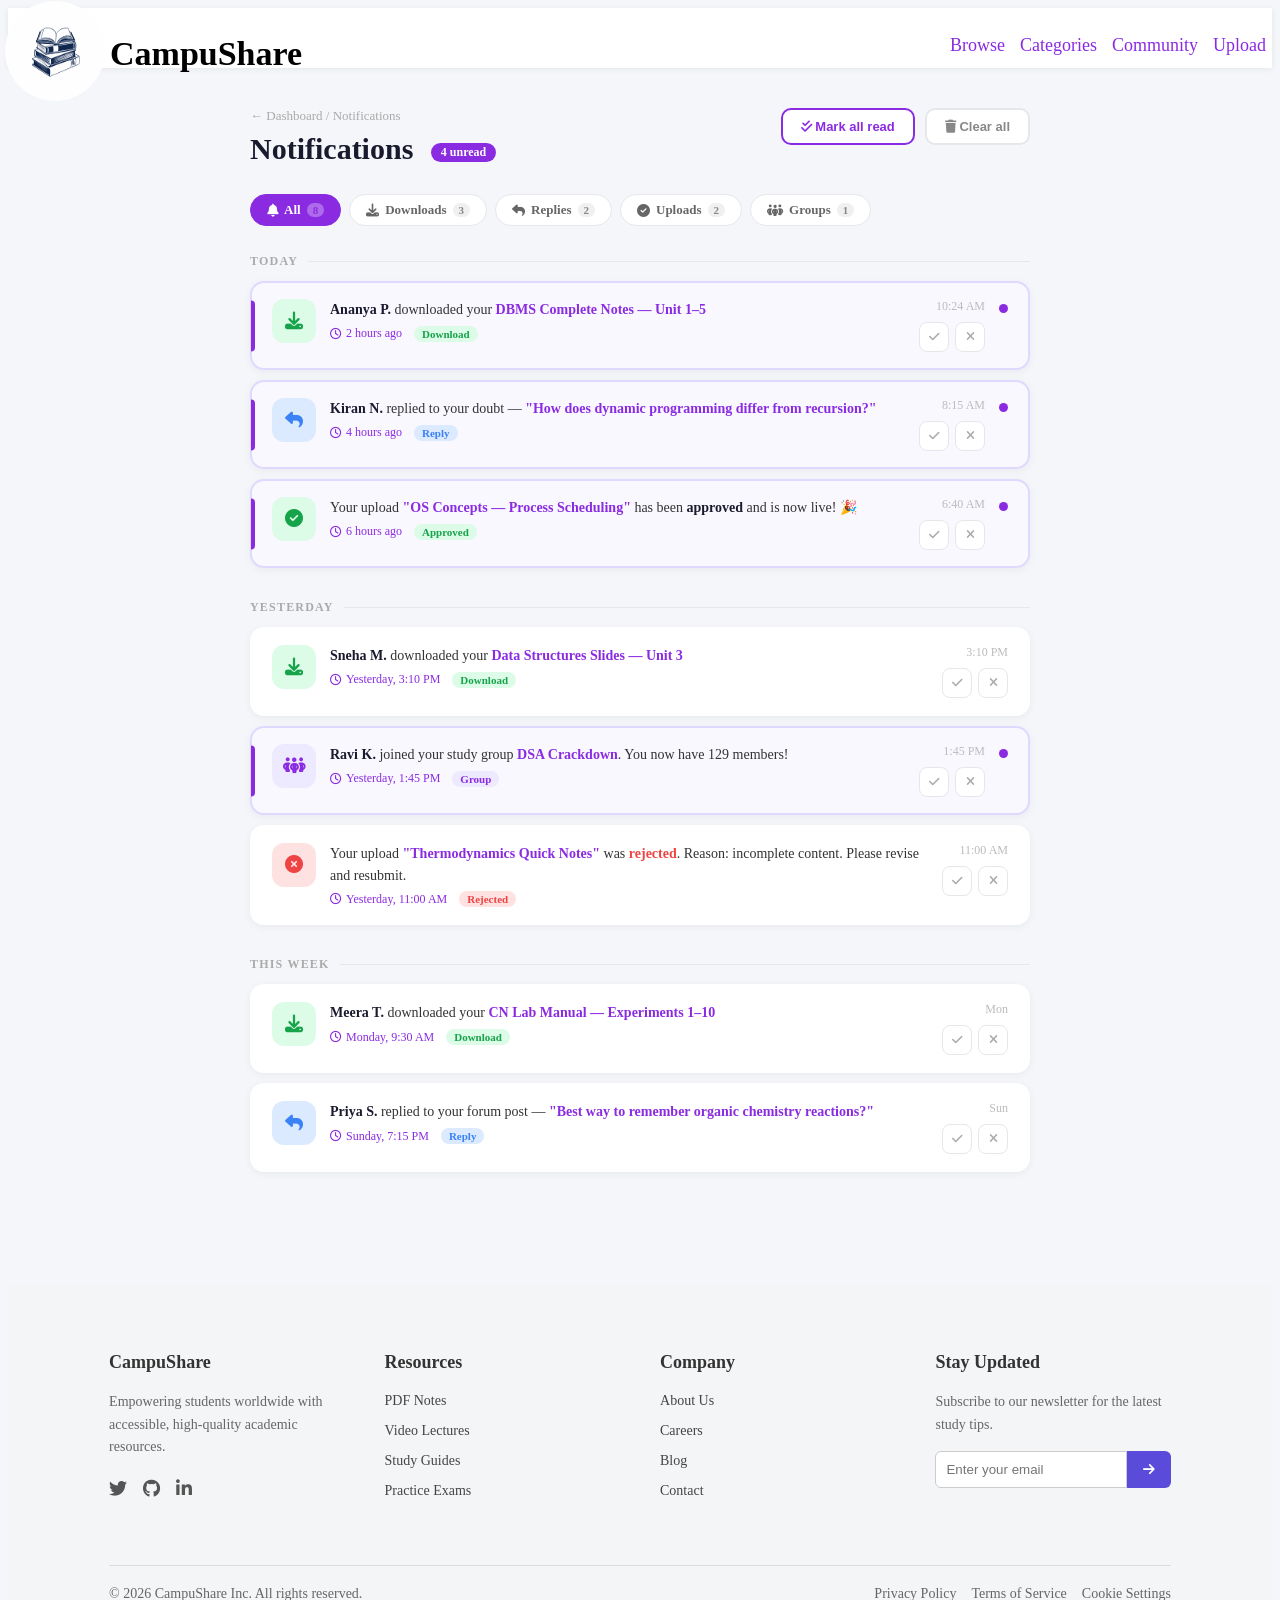
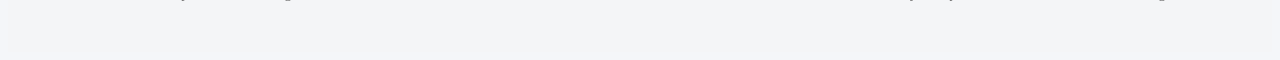
<file: notifications.html>
<!DOCTYPE html>
<html lang="en">
<head>
  <meta charset="UTF-8">
  <meta name="viewport" content="width=device-width, initial-scale=1.0">
  <title>Notifications — CampuShare</title>
  <link rel="stylesheet" href="style.css">
  <link rel="stylesheet" href="https://cdnjs.cloudflare.com/ajax/libs/font-awesome/6.5.0/css/all.min.css">
  <script>
  const savedTheme = localStorage.getItem('theme') || 'light';
  document.documentElement.setAttribute('data-theme', savedTheme);
</script>
  <style>
    body { background: #f4f6f9; }
    .navbar { background: #fff; box-shadow: 0 1px 6px rgba(0,0,0,0.07); }

    /* ── Page ── */
    .notif-page {
      max-width: 780px;
      margin: 0 auto;
      padding: 40px 24px 80px;
    }

    /* ── Header ── */
    .page-header {
      display: flex;
      justify-content: space-between;
      align-items: flex-start;
      margin-bottom: 28px;
      flex-wrap: wrap;
      gap: 12px;
    }
    .breadcrumb { font-size: 13px; color: #aaa; margin-bottom: 8px; }
    .breadcrumb a { color: #aaa; text-decoration: none; }
    .breadcrumb a:hover { color: blueviolet; }
    .page-title { font-size: 30px; font-weight: 800; color: #1a1a2e; }
    .unread-badge {
      display: inline-block;
      background: blueviolet;
      color: white;
      font-size: 12px;
      font-weight: 700;
      padding: 2px 10px;
      border-radius: 20px;
      margin-left: 10px;
      vertical-align: middle;
    }
    .header-actions { display: flex; gap: 10px; align-items: center; flex-wrap: wrap; }
    .btn-mark-all {
      padding: 9px 18px;
      border-radius: 10px;
      border: 2px solid blueviolet;
      background: white;
      color: blueviolet;
      font-size: 13px;
      font-weight: 700;
      cursor: pointer;
      transition: all 0.2s;
    }
    .btn-mark-all:hover { background: #ede9fe; }
    .btn-clear-all {
      padding: 9px 18px;
      border-radius: 10px;
      border: 2px solid #e5e7eb;
      background: white;
      color: #888;
      font-size: 13px;
      font-weight: 700;
      cursor: pointer;
      transition: all 0.2s;
    }
    .btn-clear-all:hover { background: #fee2e2; color: #ef4444; border-color: #fecaca; }

    /* ── Filter chips ── */
    .filter-chips {
      display: flex;
      gap: 8px;
      flex-wrap: wrap;
      margin-bottom: 28px;
    }
    .chip {
      padding: 7px 16px;
      border-radius: 20px;
      border: 1.5px solid #e5e7eb;
      background: white;
      font-size: 13px;
      font-weight: 600;
      color: #666;
      cursor: pointer;
      transition: all 0.2s;
      display: flex;
      align-items: center;
      gap: 6px;
    }
    .chip:hover { border-color: blueviolet; color: blueviolet; }
    .chip.active { background: blueviolet; color: white; border-color: blueviolet; }
    .chip-count {
      background: rgba(255,255,255,0.3);
      font-size: 11px;
      padding: 1px 6px;
      border-radius: 10px;
    }
    .chip.active .chip-count { background: rgba(255,255,255,0.3); }
    .chip:not(.active) .chip-count { background: #f0f0f0; color: #888; }

    /* ── Date group ── */
    .date-group { margin-bottom: 32px; }
    .date-label {
      font-size: 12px;
      font-weight: 800;
      text-transform: uppercase;
      letter-spacing: 1.2px;
      color: #aaa;
      margin-bottom: 12px;
      display: flex;
      align-items: center;
      gap: 10px;
    }
    .date-label::after {
      content: '';
      flex: 1;
      height: 1px;
      background: #e5e7eb;
    }

    /* ── Notification card ── */
    .notif-card {
      background: #fff;
      border-radius: 14px;
      padding: 16px 20px;
      margin-bottom: 10px;
      display: flex;
      align-items: flex-start;
      gap: 14px;
      border: 2px solid transparent;
      box-shadow: 0 2px 8px rgba(0,0,0,0.05);
      cursor: pointer;
      transition: all 0.2s;
      position: relative;
      animation: slideIn 0.3s ease;
    }
    @keyframes slideIn {
      from { opacity: 0; transform: translateX(-10px); }
      to   { opacity: 1; transform: translateX(0); }
    }
    .notif-card.unread {
      background: #faf8ff;
      border-color: #e0d9ff;
    }
    .notif-card.unread::before {
      content: '';
      position: absolute;
      left: -1px; top: 50%;
      transform: translateY(-50%);
      width: 4px; height: 60%;
      background: blueviolet;
      border-radius: 0 4px 4px 0;
    }
    .notif-card:hover { box-shadow: 0 4px 18px rgba(91,75,219,0.12); transform: translateX(3px); }
    .notif-card.dismissed {
      opacity: 0;
      transform: translateX(40px);
      transition: all 0.35s ease;
      pointer-events: none;
    }

    /* icon */
    .notif-icon {
      width: 44px; height: 44px;
      border-radius: 12px;
      display: flex; align-items: center; justify-content: center;
      font-size: 18px;
      flex-shrink: 0;
    }

    /* body */
    .notif-body { flex: 1; min-width: 0; }
    .notif-text {
      font-size: 14px;
      color: #333;
      line-height: 1.55;
      margin-bottom: 5px;
    }
    .notif-text strong { color: #1a1a2e; }
    .notif-text .highlight { color: blueviolet; font-weight: 600; }
    .notif-meta {
      display: flex;
      align-items: center;
      gap: 12px;
      font-size: 12px;
      color: #aaa;
    }
    .notif-meta span { display: flex; align-items: center; gap: 4px; }
    .notif-tag {
      font-size: 11px;
      font-weight: 700;
      padding: 2px 8px;
      border-radius: 8px;
    }

    /* right side */
    .notif-right {
      display: flex;
      flex-direction: column;
      align-items: flex-end;
      gap: 8px;
      flex-shrink: 0;
    }
    .notif-time { font-size: 12px; color: #bbb; white-space: nowrap; }
    .notif-actions { display: flex; gap: 6px; }
    .action-btn {
      width: 30px; height: 30px;
      border-radius: 8px;
      border: 1px solid #e5e7eb;
      background: white;
      color: #aaa;
      font-size: 12px;
      cursor: pointer;
      display: flex; align-items: center; justify-content: center;
      transition: all 0.2s;
    }
    .action-btn.read-btn:hover { background: #ede9fe; color: blueviolet; border-color: #ddd6fe; }
    .action-btn.dismiss-btn:hover { background: #fee2e2; color: #ef4444; border-color: #fecaca; }
    .unread-dot {
      width: 9px; height: 9px;
      background: blueviolet;
      border-radius: 50%;
      flex-shrink: 0;
      margin-top: 5px;
    }

    /* ── Empty state ── */
    .empty-state {
      text-align: center;
      padding: 70px 20px;
      display: none;
    }
    .empty-state .empty-emoji { font-size: 56px; margin-bottom: 16px; display: block; }
    .empty-state p { font-size: 16px; color: #aaa; }

    /* ── Toast ── */
    .toast {
      position: fixed;
      bottom: 28px; right: 28px;
      background: #1a1a2e;
      color: white;
      padding: 12px 22px;
      border-radius: 12px;
      font-size: 14px;
      font-weight: 600;
      box-shadow: 0 6px 24px rgba(0,0,0,0.2);
      transform: translateY(80px);
      opacity: 0;
      transition: all 0.3s ease;
      z-index: 999;
    }
    .toast.show { transform: translateY(0); opacity: 1; }
  </style>
</head>
<body>

  <!-- NAVBAR -->
  <header class="navbar">
    <div class="logo-container">
      <img src="logo.png" alt="logo" class="logo">
      <h1 class="wesite_name">CampuShare</h1>
    </div>
    <nav class="nav-links">
      <a href="index.html">Browse</a>
      <a href="categories.html">Categories</a>
      <a href="community.html">Community</a>
      <a href="upload.html">Upload</a>
      <a href="signin.html">SignIn</a>
    </nav>
  </header>

  <div class="notif-page">

    <!-- Header -->
    <div class="page-header">
      <div>
        <div class="breadcrumb"><a href="dashboard.html">← Dashboard</a> / Notifications</div>
        <div class="page-title">
          Notifications
          <span class="unread-badge" id="unread-count">4 unread</span>
        </div>
      </div>
      <div class="header-actions">
        <button class="btn-mark-all" onclick="markAllRead()"><i class="fa-solid fa-check-double"></i> Mark all read</button>
        <button class="btn-clear-all" onclick="clearAll()"><i class="fa-solid fa-trash"></i> Clear all</button>
      </div>
    </div>

    <!-- Filter chips -->
    <div class="filter-chips">
      <div class="chip active" onclick="filterNotifs('all', this)">
        <i class="fa-solid fa-bell"></i> All <span class="chip-count" id="count-all">8</span>
      </div>
      <div class="chip" onclick="filterNotifs('download', this)">
        <i class="fa-solid fa-download"></i> Downloads <span class="chip-count" id="count-download">3</span>
      </div>
      <div class="chip" onclick="filterNotifs('reply', this)">
        <i class="fa-solid fa-reply"></i> Replies <span class="chip-count" id="count-reply">2</span>
      </div>
      <div class="chip" onclick="filterNotifs('upload', this)">
        <i class="fa-solid fa-circle-check"></i> Uploads <span class="chip-count" id="count-upload">2</span>
      </div>
      <div class="chip" onclick="filterNotifs('group', this)">
        <i class="fa-solid fa-people-group"></i> Groups <span class="chip-count" id="count-group">1</span>
      </div>
    </div>

    <!-- ── TODAY ── -->
    <div class="date-group" id="group-today">
      <div class="date-label">Today</div>

      <div class="notif-card unread" data-type="download" data-id="n1">
        <div class="notif-icon" style="background:#dcfce7; color:#16a34a;"><i class="fa-solid fa-download"></i></div>
        <div class="notif-body">
          <div class="notif-text"><strong>Ananya P.</strong> downloaded your <span class="highlight">DBMS Complete Notes — Unit 1–5</span></div>
          <div class="notif-meta">
            <span><i class="fa-regular fa-clock"></i> 2 hours ago</span>
            <span class="notif-tag" style="background:#dcfce7; color:#16a34a;">Download</span>
          </div>
        </div>
        <div class="notif-right">
          <span class="notif-time">10:24 AM</span>
          <div class="notif-actions">
            <button class="action-btn read-btn" title="Mark as read" onclick="markRead('n1', this)"><i class="fa-solid fa-check"></i></button>
            <button class="action-btn dismiss-btn" title="Dismiss" onclick="dismiss('n1')"><i class="fa-solid fa-xmark"></i></button>
          </div>
        </div>
        <div class="unread-dot"></div>
      </div>

      <div class="notif-card unread" data-type="reply" data-id="n2">
        <div class="notif-icon" style="background:#dbeafe; color:#3b82f6;"><i class="fa-solid fa-reply"></i></div>
        <div class="notif-body">
          <div class="notif-text"><strong>Kiran N.</strong> replied to your doubt — <span class="highlight">"How does dynamic programming differ from recursion?"</span></div>
          <div class="notif-meta">
            <span><i class="fa-regular fa-clock"></i> 4 hours ago</span>
            <span class="notif-tag" style="background:#dbeafe; color:#3b82f6;">Reply</span>
          </div>
        </div>
        <div class="notif-right">
          <span class="notif-time">8:15 AM</span>
          <div class="notif-actions">
            <button class="action-btn read-btn" title="Mark as read" onclick="markRead('n2', this)"><i class="fa-solid fa-check"></i></button>
            <button class="action-btn dismiss-btn" title="Dismiss" onclick="dismiss('n2')"><i class="fa-solid fa-xmark"></i></button>
          </div>
        </div>
        <div class="unread-dot"></div>
      </div>

      <div class="notif-card unread" data-type="upload" data-id="n3">
        <div class="notif-icon" style="background:#dcfce7; color:#16a34a;"><i class="fa-solid fa-circle-check"></i></div>
        <div class="notif-body">
          <div class="notif-text">Your upload <span class="highlight">"OS Concepts — Process Scheduling"</span> has been <strong>approved</strong> and is now live! 🎉</div>
          <div class="notif-meta">
            <span><i class="fa-regular fa-clock"></i> 6 hours ago</span>
            <span class="notif-tag" style="background:#dcfce7; color:#16a34a;">Approved</span>
          </div>
        </div>
        <div class="notif-right">
          <span class="notif-time">6:40 AM</span>
          <div class="notif-actions">
            <button class="action-btn read-btn" title="Mark as read" onclick="markRead('n3', this)"><i class="fa-solid fa-check"></i></button>
            <button class="action-btn dismiss-btn" title="Dismiss" onclick="dismiss('n3')"><i class="fa-solid fa-xmark"></i></button>
          </div>
        </div>
        <div class="unread-dot"></div>
      </div>

    </div>

    <!-- ── YESTERDAY ── -->
    <div class="date-group" id="group-yesterday">
      <div class="date-label">Yesterday</div>

      <div class="notif-card" data-type="download" data-id="n4">
        <div class="notif-icon" style="background:#dcfce7; color:#16a34a;"><i class="fa-solid fa-download"></i></div>
        <div class="notif-body">
          <div class="notif-text"><strong>Sneha M.</strong> downloaded your <span class="highlight">Data Structures Slides — Unit 3</span></div>
          <div class="notif-meta">
            <span><i class="fa-regular fa-clock"></i> Yesterday, 3:10 PM</span>
            <span class="notif-tag" style="background:#dcfce7; color:#16a34a;">Download</span>
          </div>
        </div>
        <div class="notif-right">
          <span class="notif-time">3:10 PM</span>
          <div class="notif-actions">
            <button class="action-btn read-btn" title="Mark as read" onclick="markRead('n4', this)"><i class="fa-solid fa-check"></i></button>
            <button class="action-btn dismiss-btn" title="Dismiss" onclick="dismiss('n4')"><i class="fa-solid fa-xmark"></i></button>
          </div>
        </div>
      </div>

      <div class="notif-card unread" data-type="group" data-id="n5">
        <div class="notif-icon" style="background:#ede9fe; color:blueviolet;"><i class="fa-solid fa-people-group"></i></div>
        <div class="notif-body">
          <div class="notif-text"><strong>Ravi K.</strong> joined your study group <span class="highlight">DSA Crackdown</span>. You now have 129 members!</div>
          <div class="notif-meta">
            <span><i class="fa-regular fa-clock"></i> Yesterday, 1:45 PM</span>
            <span class="notif-tag" style="background:#ede9fe; color:blueviolet;">Group</span>
          </div>
        </div>
        <div class="notif-right">
          <span class="notif-time">1:45 PM</span>
          <div class="notif-actions">
            <button class="action-btn read-btn" title="Mark as read" onclick="markRead('n5', this)"><i class="fa-solid fa-check"></i></button>
            <button class="action-btn dismiss-btn" title="Dismiss" onclick="dismiss('n5')"><i class="fa-solid fa-xmark"></i></button>
          </div>
        </div>
        <div class="unread-dot"></div>
      </div>

      <div class="notif-card" data-type="upload" data-id="n6">
        <div class="notif-icon" style="background:#fee2e2; color:#ef4444;"><i class="fa-solid fa-circle-xmark"></i></div>
        <div class="notif-body">
          <div class="notif-text">Your upload <span class="highlight">"Thermodynamics Quick Notes"</span> was <strong style="color:#ef4444;">rejected</strong>. Reason: incomplete content. Please revise and resubmit.</div>
          <div class="notif-meta">
            <span><i class="fa-regular fa-clock"></i> Yesterday, 11:00 AM</span>
            <span class="notif-tag" style="background:#fee2e2; color:#ef4444;">Rejected</span>
          </div>
        </div>
        <div class="notif-right">
          <span class="notif-time">11:00 AM</span>
          <div class="notif-actions">
            <button class="action-btn read-btn" title="Mark as read" onclick="markRead('n6', this)"><i class="fa-solid fa-check"></i></button>
            <button class="action-btn dismiss-btn" title="Dismiss" onclick="dismiss('n6')"><i class="fa-solid fa-xmark"></i></button>
          </div>
        </div>
      </div>

    </div>

    <!-- ── THIS WEEK ── -->
    <div class="date-group" id="group-week">
      <div class="date-label">This Week</div>

      <div class="notif-card" data-type="download" data-id="n7">
        <div class="notif-icon" style="background:#dcfce7; color:#16a34a;"><i class="fa-solid fa-download"></i></div>
        <div class="notif-body">
          <div class="notif-text"><strong>Meera T.</strong> downloaded your <span class="highlight">CN Lab Manual — Experiments 1–10</span></div>
          <div class="notif-meta">
            <span><i class="fa-regular fa-clock"></i> Monday, 9:30 AM</span>
            <span class="notif-tag" style="background:#dcfce7; color:#16a34a;">Download</span>
          </div>
        </div>
        <div class="notif-right">
          <span class="notif-time">Mon</span>
          <div class="notif-actions">
            <button class="action-btn read-btn" title="Mark as read" onclick="markRead('n7', this)"><i class="fa-solid fa-check"></i></button>
            <button class="action-btn dismiss-btn" title="Dismiss" onclick="dismiss('n7')"><i class="fa-solid fa-xmark"></i></button>
          </div>
        </div>
      </div>

      <div class="notif-card" data-type="reply" data-id="n8">
        <div class="notif-icon" style="background:#dbeafe; color:#3b82f6;"><i class="fa-solid fa-reply"></i></div>
        <div class="notif-body">
          <div class="notif-text"><strong>Priya S.</strong> replied to your forum post — <span class="highlight">"Best way to remember organic chemistry reactions?"</span></div>
          <div class="notif-meta">
            <span><i class="fa-regular fa-clock"></i> Sunday, 7:15 PM</span>
            <span class="notif-tag" style="background:#dbeafe; color:#3b82f6;">Reply</span>
          </div>
        </div>
        <div class="notif-right">
          <span class="notif-time">Sun</span>
          <div class="notif-actions">
            <button class="action-btn read-btn" title="Mark as read" onclick="markRead('n8', this)"><i class="fa-solid fa-check"></i></button>
            <button class="action-btn dismiss-btn" title="Dismiss" onclick="dismiss('n8')"><i class="fa-solid fa-xmark"></i></button>
          </div>
        </div>
      </div>

    </div>

    <!-- Empty state -->
    <div class="empty-state" id="empty-state">
      <span class="empty-emoji">🔔</span>
      <p>You're all caught up! No notifications here.</p>
    </div>

  </div><!-- end notif-page -->

  <!-- Toast -->
  <div class="toast" id="toast"></div>

  <!-- FOOTER -->
  <footer class="footer">
    <div class="footer-container">
      <div class="footer-column">
        <h3>CampuShare</h3>
        <p>Empowering students worldwide with accessible, high-quality academic resources.</p>
        <div class="social-icons">
          <a href="#"><i class="fa-brands fa-twitter"></i></a>
          <a href="#"><i class="fa-brands fa-github"></i></a>
          <a href="#"><i class="fa-brands fa-linkedin-in"></i></a>
        </div>
      </div>
      <div class="footer-column">
        <h3>Resources</h3>
        <ul><li><a href="#">PDF Notes</a></li><li><a href="#">Video Lectures</a></li><li><a href="#">Study Guides</a></li><li><a href="#">Practice Exams</a></li></ul>
      </div>
      <div class="footer-column">
        <h3>Company</h3>
        <ul><li><a href="#">About Us</a></li><li><a href="#">Careers</a></li><li><a href="#">Blog</a></li><li><a href="#">Contact</a></li></ul>
      </div>
      <div class="footer-column">
        <h3>Stay Updated</h3>
        <p>Subscribe to our newsletter for the latest study tips.</p>
        <div class="newsletter">
          <input type="email" placeholder="Enter your email">
          <button><i class="fa-solid fa-arrow-right"></i></button>
        </div>
      </div>
    </div>
    <div class="footer-bottom">
      <div>© 2026 CampuShare Inc. All rights reserved.</div>
      <div><a href="#">Privacy Policy</a><a href="#">Terms of Service</a><a href="#">Cookie Settings</a></div>
    </div>
  </footer>

  <script>
    let unreadIds = new Set(['n1','n2','n3','n5']);
    let dismissed = new Set();
    let activeFilter = 'all';

    function updateUnreadCount() {
      const count = unreadIds.size;
      const el = document.getElementById('unread-count');
      el.textContent = count > 0 ? count + ' unread' : 'all read';
      el.style.background = count > 0 ? 'blueviolet' : '#16a34a';
    }

    function showToast(msg) {
      const t = document.getElementById('toast');
      t.textContent = msg;
      t.classList.add('show');
      setTimeout(() => t.classList.remove('show'), 2500);
    }

    function markRead(id, btn) {
      const card = document.querySelector(`[data-id="${id}"]`);
      card.classList.remove('unread');
      const dot = card.querySelector('.unread-dot');
      if (dot) dot.remove();
      unreadIds.delete(id);
      updateUnreadCount();
      showToast('✓ Marked as read');
    }

    function dismiss(id) {
      const card = document.querySelector(`[data-id="${id}"]`);
      card.classList.add('dismissed');
      dismissed.add(id);
      unreadIds.delete(id);
      updateUnreadCount();
      setTimeout(() => {
        card.style.display = 'none';
        checkEmpty();
        updateCounts();
      }, 350);
      showToast('Notification dismissed');
    }

    function markAllRead() {
      document.querySelectorAll('.notif-card.unread').forEach(card => {
        card.classList.remove('unread');
        const dot = card.querySelector('.unread-dot');
        if (dot) dot.remove();
      });
      unreadIds.clear();
      updateUnreadCount();
      showToast('✓ All notifications marked as read');
    }

    function clearAll() {
      const visible = document.querySelectorAll('.notif-card:not([style*="display: none"])');
      visible.forEach(card => {
        card.classList.add('dismissed');
        setTimeout(() => { card.style.display = 'none'; }, 350);
      });
      unreadIds.clear();
      updateUnreadCount();
      setTimeout(() => { checkEmpty(); }, 400);
      showToast('🗑 All notifications cleared');
    }

    function filterNotifs(type, chipEl) {
      activeFilter = type;
      document.querySelectorAll('.chip').forEach(c => c.classList.remove('active'));
      chipEl.classList.add('active');

      document.querySelectorAll('.notif-card').forEach(card => {
        if (card.style.display === 'none' && dismissed.has(card.dataset.id)) return;
        const match = type === 'all' || card.dataset.type === type;
        card.style.display = match ? 'flex' : 'none';
      });

      // hide empty groups
      ['today','yesterday','week'].forEach(g => {
        const group = document.getElementById('group-' + g);
        const visible = group.querySelectorAll('.notif-card:not([style*="display: none"])');
        group.style.display = visible.length > 0 ? 'block' : 'none';
      });

      checkEmpty();
    }

    function checkEmpty() {
      const anyVisible = document.querySelectorAll('.notif-card:not([style*="display: none"])').length > 0;
      document.getElementById('empty-state').style.display = anyVisible ? 'none' : 'block';
    }

    function updateCounts() {
      const types = ['download','reply','upload','group'];
      let total = 0;
      types.forEach(t => {
        const count = document.querySelectorAll(`.notif-card[data-type="${t}"]:not([style*="display: none"])`).length;
        document.getElementById('count-' + t).textContent = count;
        total += count;
      });
      document.getElementById('count-all').textContent = total;
    }

    // click card to mark read
    document.querySelectorAll('.notif-card').forEach(card => {
      card.addEventListener('click', function(e) {
        if (e.target.closest('.action-btn')) return;
        const id = this.dataset.id;
        if (this.classList.contains('unread')) {
          markRead(id);
        }
      });
    });

    updateUnreadCount();
  </script>
</body>
</html>
</file>
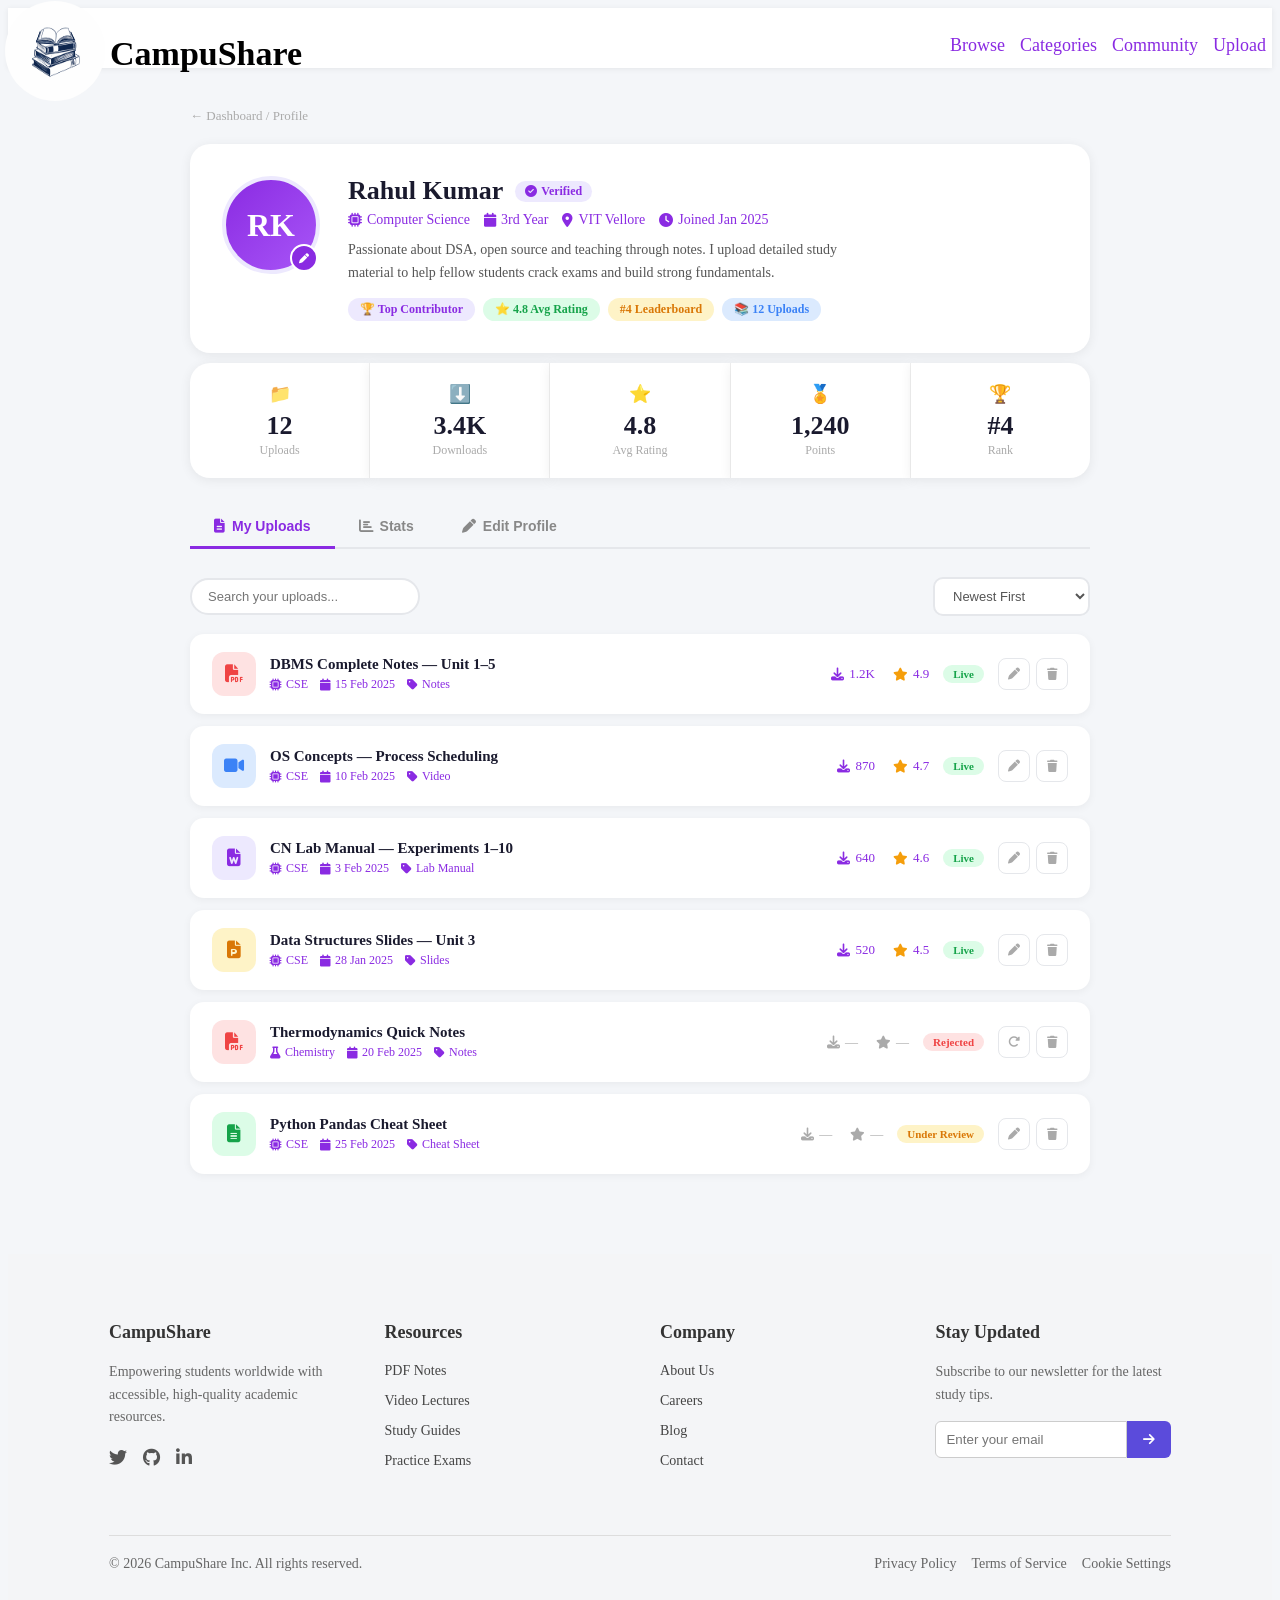
<file: profile.html>
<!DOCTYPE html>
<html lang="en">
<head>
  <meta charset="UTF-8">
  <meta name="viewport" content="width=device-width, initial-scale=1.0">
  <title>Profile — CampuShare</title>
  <link rel="stylesheet" href="style.css">
  <link rel="stylesheet" href="https://cdnjs.cloudflare.com/ajax/libs/font-awesome/6.5.0/css/all.min.css">
  <script>
  const savedTheme = localStorage.getItem('theme') || 'light';
  document.documentElement.setAttribute('data-theme', savedTheme);
</script>
  <style>
    body { background: #f4f6f9; }
    .navbar { background: #fff; box-shadow: 0 1px 6px rgba(0,0,0,0.07); }

    /* ── Page ── */
    .profile-page {
      max-width: 900px;
      margin: 0 auto;
      padding: 40px 24px 80px;
    }

    .breadcrumb { font-size: 13px; color: #aaa; margin-bottom: 20px; }
    .breadcrumb a { color: #aaa; text-decoration: none; }
    .breadcrumb a:hover { color: blueviolet; }

    /* ── Top hero section ── */
    .profile-hero {
      background: #fff;
      border-radius: 20px;
      padding: 32px;
      box-shadow: 0 2px 12px rgba(0,0,0,0.07);
      display: flex;
      align-items: flex-start;
      gap: 28px;
      margin-bottom: 10px;
      flex-wrap: wrap;
    }

    /* Avatar */
    .avatar-wrap { position: relative; flex-shrink: 0; }
    .avatar-circle {
      width: 90px; height: 90px;
      border-radius: 50%;
      background: linear-gradient(135deg, blueviolet, #a855f7);
      color: white;
      font-size: 32px; font-weight: 800;
      display: flex; align-items: center; justify-content: center;
      border: 4px solid #ede9fe;
      cursor: pointer;
      transition: opacity 0.2s;
    }
    .avatar-circle:hover { opacity: 0.85; }
    .avatar-edit-hint {
      position: absolute; bottom: 2px; right: 2px;
      width: 24px; height: 24px;
      background: blueviolet; color: white;
      border-radius: 50%; font-size: 10px;
      display: flex; align-items: center; justify-content: center;
      border: 2px solid white;
    }

    /* Info */
    .profile-info { flex: 1; min-width: 0; }
    .profile-name-row {
      display: flex; align-items: center; gap: 12px;
      flex-wrap: wrap; margin-bottom: 6px;
    }
    .profile-name { font-size: 26px; font-weight: 800; color: #1a1a2e; }
    .profile-verified {
      background: #ede9fe; color: blueviolet;
      font-size: 12px; font-weight: 700;
      padding: 3px 10px; border-radius: 20px;
      display: flex; align-items: center; gap: 4px;
    }
    .profile-sub {
      font-size: 14px; color: #888; margin-bottom: 10px;
      display: flex; align-items: center; gap: 14px; flex-wrap: wrap;
    }
    .profile-sub span { display: flex; align-items: center; gap: 5px; }
    .profile-bio {
      font-size: 14px; color: #555; line-height: 1.65;
      margin-bottom: 14px; max-width: 520px;
    }
    .profile-bio.placeholder { color: #bbb; font-style: italic; }
    .profile-tags { display: flex; gap: 8px; flex-wrap: wrap; }
    .profile-tag {
      font-size: 12px; font-weight: 600;
      padding: 4px 12px; border-radius: 20px;
    }

    /* Stats strip */
    .stats-strip {
      display: flex;
      gap: 0;
      margin-bottom: 28px;
    }
    .stat-box {
      flex: 1;
      background: #fff;
      padding: 20px 10px;
      text-align: center;
      border-right: 1px solid #f0f0f0;
      box-shadow: 0 2px 12px rgba(0,0,0,0.07);
    }
    .stat-box:first-child { border-radius: 20px 0 0 20px; }
    .stat-box:last-child  { border-radius: 0 20px 20px 0; border-right: none; }
    .stat-num { font-size: 26px; font-weight: 800; color: #1a1a2e; display: block; }
    .stat-label { font-size: 12px; color: #aaa; margin-top: 2px; }
    .stat-icon { font-size: 18px; margin-bottom: 6px; display: block; }

    /* ── Tab bar ── */
    .tab-bar {
      display: flex;
      border-bottom: 2px solid #e5e7eb;
      margin-bottom: 28px;
      gap: 0;
    }
    .tab-btn {
      padding: 12px 24px;
      border: none;
      background: none;
      font-size: 14px; font-weight: 600;
      color: #888; cursor: pointer;
      border-bottom: 3px solid transparent;
      margin-bottom: -2px;
      transition: all 0.2s;
      display: flex; align-items: center; gap: 7px;
    }
    .tab-btn:hover { color: blueviolet; }
    .tab-btn.active { color: blueviolet; border-bottom-color: blueviolet; }

    .tab-panel { display: none; animation: fadeUp 0.3s ease; }
    .tab-panel.active { display: block; }
    @keyframes fadeUp { from { opacity:0; transform:translateY(8px); } to { opacity:1; transform:translateY(0); } }

    /* ══ UPLOADS TAB ══ */
    .uploads-toolbar {
      display: flex; justify-content: space-between;
      align-items: center; margin-bottom: 18px; flex-wrap: wrap; gap: 10px;
    }
    .uploads-toolbar input {
      padding: 9px 16px;
      border: 2px solid #e5e7eb; border-radius: 25px;
      font-size: 13px; outline: none; width: 230px;
      transition: border 0.2s;
    }
    .uploads-toolbar input:focus { border-color: blueviolet; }
    .sort-select {
      padding: 9px 14px;
      border: 2px solid #e5e7eb; border-radius: 10px;
      font-size: 13px; outline: none; cursor: pointer;
      background: white; color: #555;
    }

    .upload-list { display: flex; flex-direction: column; gap: 12px; }
    .upload-row {
      background: #fff; border-radius: 14px;
      padding: 16px 20px;
      display: flex; align-items: center; gap: 14px;
      box-shadow: 0 2px 8px rgba(0,0,0,0.05);
      transition: all 0.2s; cursor: pointer;
      border: 2px solid transparent;
    }
    .upload-row:hover { border-color: #e0d9ff; box-shadow: 0 4px 16px rgba(91,75,219,0.1); }
    .upload-file-icon {
      width: 44px; height: 44px; border-radius: 12px;
      display: flex; align-items: center; justify-content: center;
      font-size: 18px; flex-shrink: 0;
    }
    .upload-row-info { flex: 1; min-width: 0; }
    .upload-row-title {
      font-size: 15px; font-weight: 700; color: #1a1a2e;
      white-space: nowrap; overflow: hidden; text-overflow: ellipsis;
      margin-bottom: 4px;
    }
    .upload-row-meta { font-size: 12px; color: #aaa; display: flex; gap: 12px; flex-wrap: wrap; }
    .upload-row-meta span { display: flex; align-items: center; gap: 4px; }
    .upload-row-stats {
      display: flex; gap: 18px; font-size: 13px;
      color: #666; flex-shrink: 0; align-items: center;
    }
    .upload-row-stats span { display: flex; align-items: center; gap: 5px; }
    .status-pill {
      font-size: 11px; font-weight: 700;
      padding: 3px 10px; border-radius: 20px; flex-shrink: 0;
    }
    .pill-live     { background: #dcfce7; color: #16a34a; }
    .pill-review   { background: #fef3c7; color: #d97706; }
    .pill-rejected { background: #fee2e2; color: #ef4444; }

    .upload-actions { display: flex; gap: 6px; flex-shrink: 0; }
    .up-btn {
      width: 32px; height: 32px; border-radius: 8px;
      border: 1px solid #e5e7eb; background: white;
      color: #aaa; font-size: 12px; cursor: pointer;
      display: flex; align-items: center; justify-content: center;
      transition: all 0.2s;
    }
    .up-btn:hover { background: #ede9fe; color: blueviolet; border-color: #ddd6fe; }
    .up-btn.del:hover { background: #fee2e2; color: #ef4444; border-color: #fecaca; }

    .empty-uploads {
      text-align: center; padding: 60px 20px; color: #aaa;
    }
    .empty-uploads .e-emoji { font-size: 48px; margin-bottom: 12px; display: block; }

    /* ══ STATS TAB ══ */
    .stats-grid {
      display: grid;
      grid-template-columns: 1fr 1fr;
      gap: 18px;
      margin-bottom: 24px;
    }
    .stat-card {
      background: #fff; border-radius: 16px;
      padding: 22px; box-shadow: 0 2px 10px rgba(0,0,0,0.06);
    }
    .stat-card-title {
      font-size: 13px; color: #888; font-weight: 600;
      margin-bottom: 10px; display: flex; align-items: center; gap: 8px;
    }
    .stat-card-num { font-size: 36px; font-weight: 800; color: #1a1a2e; margin-bottom: 4px; }
    .stat-card-sub { font-size: 12px; color: #aaa; }
    .stat-trend { font-size: 12px; font-weight: 700; display: inline-flex; align-items: center; gap: 4px; }
    .trend-up   { color: #16a34a; }
    .trend-down { color: #ef4444; }

    /* mini bar chart */
    .bar-chart { display: flex; align-items: flex-end; gap: 6px; height: 60px; margin-top: 12px; }
    .bar {
      flex: 1; border-radius: 4px 4px 0 0;
      background: #ede9fe; transition: height 0.4s ease;
      position: relative; cursor: pointer;
    }
    .bar:hover { background: blueviolet; }
    .bar-label { font-size: 10px; color: #aaa; text-align: center; margin-top: 4px; }
    .bar-labels { display: flex; gap: 6px; }
    .bar-labels span { flex: 1; font-size: 10px; color: #bbb; text-align: center; }

    .leaderboard-card {
      background: #fff; border-radius: 16px;
      padding: 22px; box-shadow: 0 2px 10px rgba(0,0,0,0.06);
      margin-bottom: 18px;
    }
    .leaderboard-card h4 { font-size: 15px; font-weight: 700; color: #1a1a2e; margin-bottom: 16px; }
    .rank-row {
      display: flex; align-items: center; gap: 14px;
      padding: 10px 0; border-bottom: 1px solid #f5f5f5;
    }
    .rank-row:last-child { border-bottom: none; }
    .rank-num { font-size: 14px; font-weight: 800; color: #aaa; width: 22px; text-align: center; }
    .rank-num.gold   { color: #f59e0b; }
    .rank-num.silver { color: #94a3b8; }
    .rank-num.bronze { color: #b45309; }
    .rank-avatar {
      width: 34px; height: 34px; border-radius: 50%;
      display: flex; align-items: center; justify-content: center;
      font-size: 13px; font-weight: 700; color: white; flex-shrink: 0;
    }
    .rank-info { flex: 1; }
    .rank-name { font-size: 13px; font-weight: 700; color: #1a1a2e; }
    .rank-pts  { font-size: 12px; color: #aaa; }
    .rank-badge { font-size: 11px; font-weight: 700; padding: 2px 8px; border-radius: 20px; background: #ede9fe; color: blueviolet; }
    .rank-row.you { background: #faf8ff; border-radius: 10px; padding: 10px 8px; margin: 0 -8px; }

    /* ══ EDIT PROFILE TAB ══ */
    .edit-card {
      background: #fff; border-radius: 16px;
      padding: 32px; box-shadow: 0 2px 10px rgba(0,0,0,0.06);
    }
    .edit-card h3 { font-size: 18px; font-weight: 700; color: #1a1a2e; margin-bottom: 24px; }
    .edit-avatar-row {
      display: flex; align-items: center; gap: 20px; margin-bottom: 28px;
      padding-bottom: 24px; border-bottom: 1px solid #f0f0f0;
    }
    .edit-avatar {
      width: 72px; height: 72px; border-radius: 50%;
      background: linear-gradient(135deg, blueviolet, #a855f7);
      color: white; font-size: 26px; font-weight: 800;
      display: flex; align-items: center; justify-content: center;
    }
    .avatar-btns { display: flex; flex-direction: column; gap: 8px; }
    .btn-change-avatar {
      padding: 8px 18px; border-radius: 10px;
      border: 2px solid blueviolet; background: white;
      color: blueviolet; font-size: 13px; font-weight: 700;
      cursor: pointer; transition: all 0.2s;
    }
    .btn-change-avatar:hover { background: #ede9fe; }
    .btn-remove-avatar {
      padding: 7px 18px; border-radius: 10px;
      border: 1px solid #e5e7eb; background: white;
      color: #aaa; font-size: 13px; cursor: pointer; transition: all 0.2s;
    }
    .btn-remove-avatar:hover { color: #ef4444; border-color: #fecaca; }

    .form-grid { display: grid; grid-template-columns: 1fr 1fr; gap: 18px; }
    .field { margin-bottom: 18px; }
    .field label { display: block; font-size: 13px; font-weight: 600; color: #333; margin-bottom: 7px; }
    .field input, .field select, .field textarea {
      width: 100%; padding: 12px 15px;
      border: 2px solid #e5e7eb; border-radius: 12px;
      font-size: 14px; color: #333; background: #fafafa;
      outline: none; transition: border 0.2s;
      font-family: Arial, sans-serif; box-sizing: border-box;
    }
    .field input:focus, .field select:focus, .field textarea:focus {
      border-color: blueviolet; background: white;
    }
    .field textarea { resize: vertical; min-height: 90px; }
    .field .hint { font-size: 11px; color: #aaa; margin-top: 5px; }
    .field-full { grid-column: 1 / -1; }

    .social-row { display: flex; align-items: center; gap: 10px; }
    .social-icon-label {
      width: 36px; height: 36px; border-radius: 8px;
      display: flex; align-items: center; justify-content: center;
      font-size: 15px; flex-shrink: 0;
    }

    .edit-section-title {
      font-size: 13px; font-weight: 800; text-transform: uppercase;
      letter-spacing: 1px; color: #aaa;
      margin: 28px 0 16px; padding-top: 20px;
      border-top: 1px solid #f0f0f0;
    }

    .save-row {
      display: flex; gap: 12px; margin-top: 28px;
      padding-top: 24px; border-top: 1px solid #f0f0f0;
    }
    .btn-save {
      padding: 13px 32px; background: blueviolet; color: white;
      border: none; border-radius: 12px; font-size: 15px;
      font-weight: 700; cursor: pointer; transition: background 0.2s;
      display: flex; align-items: center; gap: 8px;
    }
    .btn-save:hover { background: #4838c2; }
    .btn-cancel {
      padding: 13px 24px; background: white; color: #888;
      border: 2px solid #e5e7eb; border-radius: 12px;
      font-size: 15px; font-weight: 600; cursor: pointer; transition: all 0.2s;
    }
    .btn-cancel:hover { background: #f5f5f5; }

    /* Toast */
    .toast {
      position: fixed; bottom: 28px; right: 28px;
      background: #1a1a2e; color: white;
      padding: 12px 22px; border-radius: 12px;
      font-size: 14px; font-weight: 600;
      box-shadow: 0 6px 24px rgba(0,0,0,0.2);
      transform: translateY(80px); opacity: 0;
      transition: all 0.3s ease; z-index: 999;
    }
    .toast.show { transform: translateY(0); opacity: 1; }

    @media (max-width: 640px) {
      .profile-hero { flex-direction: column; }
      .stats-grid { grid-template-columns: 1fr; }
      .form-grid { grid-template-columns: 1fr; }
      .tab-btn { padding: 10px 14px; font-size: 13px; }
    }
  </style>
</head>
<body>

  <!-- NAVBAR -->
  <header class="navbar">
    <div class="logo-container">
      <img src="logo.png" alt="logo" class="logo">
      <h1 class="wesite_name">CampuShare</h1>
    </div>
    <nav class="nav-links">
      <a href="index.html">Browse</a>
      <a href="categories.html">Categories</a>
      <a href="community.html">Community</a>
      <a href="upload.html">Upload</a>
      <a href="signin.html">SignIn</a>
    </nav>
  </header>

  <div class="profile-page">

    <div class="breadcrumb"><a href="dashboard.html">← Dashboard</a> / Profile</div>

    <!-- ── Hero ── -->
    <div class="profile-hero">
      <div class="avatar-wrap">
        <div class="avatar-circle" onclick="switchTab('edit')" title="Click to edit profile">RK</div>
        <div class="avatar-edit-hint"><i class="fa-solid fa-pen"></i></div>
      </div>
      <div class="profile-info">
        <div class="profile-name-row">
          <span class="profile-name">Rahul Kumar</span>
          <span class="profile-verified"><i class="fa-solid fa-circle-check"></i> Verified</span>
        </div>
        <div class="profile-sub">
          <span><i class="fa-solid fa-microchip"></i> Computer Science</span>
          <span><i class="fa-solid fa-calendar"></i> 3rd Year</span>
          <span><i class="fa-solid fa-location-dot"></i> VIT Vellore</span>
          <span><i class="fa-solid fa-clock"></i> Joined Jan 2025</span>
        </div>
        <div class="profile-bio" id="bio-display">
          Passionate about DSA, open source and teaching through notes. I upload detailed study material to help fellow students crack exams and build strong fundamentals.
        </div>
        <div class="profile-tags">
          <span class="profile-tag" style="background:#ede9fe;color:blueviolet;">🏆 Top Contributor</span>
          <span class="profile-tag" style="background:#dcfce7;color:#16a34a;">⭐ 4.8 Avg Rating</span>
          <span class="profile-tag" style="background:#fef3c7;color:#d97706;">#4 Leaderboard</span>
          <span class="profile-tag" style="background:#dbeafe;color:#3b82f6;">📚 12 Uploads</span>
        </div>
      </div>
    </div>

    <!-- ── Stats strip ── -->
    <div class="stats-strip">
      <div class="stat-box">
        <span class="stat-icon">📁</span>
        <span class="stat-num">12</span>
        <div class="stat-label">Uploads</div>
      </div>
      <div class="stat-box">
        <span class="stat-icon">⬇️</span>
        <span class="stat-num">3.4K</span>
        <div class="stat-label">Downloads</div>
      </div>
      <div class="stat-box">
        <span class="stat-icon">⭐</span>
        <span class="stat-num">4.8</span>
        <div class="stat-label">Avg Rating</div>
      </div>
      <div class="stat-box">
        <span class="stat-icon">🏅</span>
        <span class="stat-num">1,240</span>
        <div class="stat-label">Points</div>
      </div>
      <div class="stat-box">
        <span class="stat-icon">🏆</span>
        <span class="stat-num">#4</span>
        <div class="stat-label">Rank</div>
      </div>
    </div>

    <!-- ── Tab bar ── -->
    <div class="tab-bar">
      <button class="tab-btn active" onclick="switchTab('uploads')">
        <i class="fa-solid fa-file-lines"></i> My Uploads
      </button>
      <button class="tab-btn" onclick="switchTab('stats')">
        <i class="fa-solid fa-chart-bar"></i> Stats
      </button>
      <button class="tab-btn" onclick="switchTab('edit')">
        <i class="fa-solid fa-pen"></i> Edit Profile
      </button>
    </div>

    <!-- ══ UPLOADS TAB ══ -->
    <div class="tab-panel active" id="panel-uploads">
      <div class="uploads-toolbar">
        <input type="search" placeholder="Search your uploads..." oninput="filterUploads(this.value)">
        <select class="sort-select" onchange="sortUploads(this.value)">
          <option value="newest">Newest First</option>
          <option value="downloads">Most Downloaded</option>
          <option value="rating">Top Rated</option>
        </select>
      </div>

      <div class="upload-list" id="upload-list">

        <div class="upload-row" data-title="DBMS Complete Notes" data-downloads="1200" data-rating="4.9" data-date="20250215">
          <div class="upload-file-icon" style="background:#fee2e2;color:#ef4444;"><i class="fa-solid fa-file-pdf"></i></div>
          <div class="upload-row-info">
            <div class="upload-row-title">DBMS Complete Notes — Unit 1–5</div>
            <div class="upload-row-meta">
              <span><i class="fa-solid fa-microchip"></i> CSE</span>
              <span><i class="fa-solid fa-calendar"></i> 15 Feb 2025</span>
              <span><i class="fa-solid fa-tag"></i> Notes</span>
            </div>
          </div>
          <div class="upload-row-stats">
            <span><i class="fa-solid fa-download"></i> 1.2K</span>
            <span><i class="fa-solid fa-star" style="color:#f59e0b;"></i> 4.9</span>
          </div>
          <span class="status-pill pill-live">Live</span>
          <div class="upload-actions">
            <button class="up-btn" title="Edit"><i class="fa-solid fa-pen"></i></button>
            <button class="up-btn del" title="Delete" onclick="deleteUpload(this)"><i class="fa-solid fa-trash"></i></button>
          </div>
        </div>

        <div class="upload-row" data-title="OS Concepts Process Scheduling" data-downloads="870" data-rating="4.7" data-date="20250210">
          <div class="upload-file-icon" style="background:#dbeafe;color:#3b82f6;"><i class="fa-solid fa-video"></i></div>
          <div class="upload-row-info">
            <div class="upload-row-title">OS Concepts — Process Scheduling</div>
            <div class="upload-row-meta">
              <span><i class="fa-solid fa-microchip"></i> CSE</span>
              <span><i class="fa-solid fa-calendar"></i> 10 Feb 2025</span>
              <span><i class="fa-solid fa-tag"></i> Video</span>
            </div>
          </div>
          <div class="upload-row-stats">
            <span><i class="fa-solid fa-download"></i> 870</span>
            <span><i class="fa-solid fa-star" style="color:#f59e0b;"></i> 4.7</span>
          </div>
          <span class="status-pill pill-live">Live</span>
          <div class="upload-actions">
            <button class="up-btn" title="Edit"><i class="fa-solid fa-pen"></i></button>
            <button class="up-btn del" title="Delete" onclick="deleteUpload(this)"><i class="fa-solid fa-trash"></i></button>
          </div>
        </div>

        <div class="upload-row" data-title="CN Lab Manual Experiments" data-downloads="640" data-rating="4.6" data-date="20250203">
          <div class="upload-file-icon" style="background:#ede9fe;color:blueviolet;"><i class="fa-solid fa-file-word"></i></div>
          <div class="upload-row-info">
            <div class="upload-row-title">CN Lab Manual — Experiments 1–10</div>
            <div class="upload-row-meta">
              <span><i class="fa-solid fa-microchip"></i> CSE</span>
              <span><i class="fa-solid fa-calendar"></i> 3 Feb 2025</span>
              <span><i class="fa-solid fa-tag"></i> Lab Manual</span>
            </div>
          </div>
          <div class="upload-row-stats">
            <span><i class="fa-solid fa-download"></i> 640</span>
            <span><i class="fa-solid fa-star" style="color:#f59e0b;"></i> 4.6</span>
          </div>
          <span class="status-pill pill-live">Live</span>
          <div class="upload-actions">
            <button class="up-btn" title="Edit"><i class="fa-solid fa-pen"></i></button>
            <button class="up-btn del" title="Delete" onclick="deleteUpload(this)"><i class="fa-solid fa-trash"></i></button>
          </div>
        </div>

        <div class="upload-row" data-title="Data Structures Slides Unit 3" data-downloads="520" data-rating="4.5" data-date="20250128">
          <div class="upload-file-icon" style="background:#fef3c7;color:#d97706;"><i class="fa-solid fa-file-powerpoint"></i></div>
          <div class="upload-row-info">
            <div class="upload-row-title">Data Structures Slides — Unit 3</div>
            <div class="upload-row-meta">
              <span><i class="fa-solid fa-microchip"></i> CSE</span>
              <span><i class="fa-solid fa-calendar"></i> 28 Jan 2025</span>
              <span><i class="fa-solid fa-tag"></i> Slides</span>
            </div>
          </div>
          <div class="upload-row-stats">
            <span><i class="fa-solid fa-download"></i> 520</span>
            <span><i class="fa-solid fa-star" style="color:#f59e0b;"></i> 4.5</span>
          </div>
          <span class="status-pill pill-live">Live</span>
          <div class="upload-actions">
            <button class="up-btn" title="Edit"><i class="fa-solid fa-pen"></i></button>
            <button class="up-btn del" title="Delete" onclick="deleteUpload(this)"><i class="fa-solid fa-trash"></i></button>
          </div>
        </div>

        <div class="upload-row" data-title="Thermodynamics Quick Notes" data-downloads="0" data-rating="0" data-date="20250220">
          <div class="upload-file-icon" style="background:#fee2e2;color:#ef4444;"><i class="fa-solid fa-file-pdf"></i></div>
          <div class="upload-row-info">
            <div class="upload-row-title">Thermodynamics Quick Notes</div>
            <div class="upload-row-meta">
              <span><i class="fa-solid fa-flask"></i> Chemistry</span>
              <span><i class="fa-solid fa-calendar"></i> 20 Feb 2025</span>
              <span><i class="fa-solid fa-tag"></i> Notes</span>
            </div>
          </div>
          <div class="upload-row-stats">
            <span style="color:#aaa;"><i class="fa-solid fa-download"></i> —</span>
            <span style="color:#aaa;"><i class="fa-solid fa-star"></i> —</span>
          </div>
          <span class="status-pill pill-rejected">Rejected</span>
          <div class="upload-actions">
            <button class="up-btn" title="Resubmit"><i class="fa-solid fa-rotate-right"></i></button>
            <button class="up-btn del" title="Delete" onclick="deleteUpload(this)"><i class="fa-solid fa-trash"></i></button>
          </div>
        </div>

        <div class="upload-row" data-title="Python Pandas Cheat Sheet" data-downloads="0" data-rating="0" data-date="20250225">
          <div class="upload-file-icon" style="background:#dcfce7;color:#16a34a;"><i class="fa-solid fa-file-lines"></i></div>
          <div class="upload-row-info">
            <div class="upload-row-title">Python Pandas Cheat Sheet</div>
            <div class="upload-row-meta">
              <span><i class="fa-solid fa-microchip"></i> CSE</span>
              <span><i class="fa-solid fa-calendar"></i> 25 Feb 2025</span>
              <span><i class="fa-solid fa-tag"></i> Cheat Sheet</span>
            </div>
          </div>
          <div class="upload-row-stats">
            <span style="color:#aaa;"><i class="fa-solid fa-download"></i> —</span>
            <span style="color:#aaa;"><i class="fa-solid fa-star"></i> —</span>
          </div>
          <span class="status-pill pill-review">Under Review</span>
          <div class="upload-actions">
            <button class="up-btn" title="Edit"><i class="fa-solid fa-pen"></i></button>
            <button class="up-btn del" title="Delete" onclick="deleteUpload(this)"><i class="fa-solid fa-trash"></i></button>
          </div>
        </div>

      </div>

      <div class="empty-uploads" id="empty-uploads" style="display:none;">
        <span class="e-emoji">📂</span>
        <p>No uploads found.</p>
      </div>
    </div>

    <!-- ══ STATS TAB ══ -->
    <div class="tab-panel" id="panel-stats">
      <div class="stats-grid">

        <div class="stat-card">
          <div class="stat-card-title"><i class="fa-solid fa-download" style="color:#16a34a;"></i> Total Downloads</div>
          <div class="stat-card-num">3,430</div>
          <div class="stat-card-sub">
            <span class="stat-trend trend-up">↑ 18% this week</span>
          </div>
          <div class="bar-chart" id="bar-downloads"></div>
          <div class="bar-labels"><span>Mon</span><span>Tue</span><span>Wed</span><span>Thu</span><span>Fri</span><span>Sat</span><span>Sun</span></div>
        </div>

        <div class="stat-card">
          <div class="stat-card-title"><i class="fa-solid fa-star" style="color:#f59e0b;"></i> Average Rating</div>
          <div class="stat-card-num">4.8 <span style="font-size:18px;color:#aaa;">/ 5</span></div>
          <div class="stat-card-sub">Based on <strong>48</strong> reviews across 12 uploads</div>
          <div style="margin-top:14px;">
            <div style="display:flex;align-items:center;gap:8px;margin-bottom:5px;">
              <span style="font-size:12px;color:#aaa;width:30px;">5 ⭐</span>
              <div style="flex:1;background:#f0f0f0;border-radius:4px;height:8px;overflow:hidden;">
                <div style="width:72%;height:100%;background:#f59e0b;border-radius:4px;"></div>
              </div>
              <span style="font-size:12px;color:#aaa;">72%</span>
            </div>
            <div style="display:flex;align-items:center;gap:8px;margin-bottom:5px;">
              <span style="font-size:12px;color:#aaa;width:30px;">4 ⭐</span>
              <div style="flex:1;background:#f0f0f0;border-radius:4px;height:8px;overflow:hidden;">
                <div style="width:20%;height:100%;background:#f59e0b;border-radius:4px;"></div>
              </div>
              <span style="font-size:12px;color:#aaa;">20%</span>
            </div>
            <div style="display:flex;align-items:center;gap:8px;">
              <span style="font-size:12px;color:#aaa;width:30px;">3 ⭐</span>
              <div style="flex:1;background:#f0f0f0;border-radius:4px;height:8px;overflow:hidden;">
                <div style="width:8%;height:100%;background:#f59e0b;border-radius:4px;"></div>
              </div>
              <span style="font-size:12px;color:#aaa;">8%</span>
            </div>
          </div>
        </div>

        <div class="stat-card">
          <div class="stat-card-title"><i class="fa-solid fa-trophy" style="color:#d97706;"></i> Points Earned</div>
          <div class="stat-card-num">1,240</div>
          <div class="stat-card-sub">
            <span class="stat-trend trend-up">↑ 50 pts this week</span> · 260 pts to next rank
          </div>
          <div style="margin-top:14px;">
            <div style="display:flex;justify-content:space-between;font-size:11px;color:#aaa;margin-bottom:4px;">
              <span>Progress to Gold</span><span>1240 / 1500</span>
            </div>
            <div style="background:#f0f0f0;border-radius:20px;height:10px;overflow:hidden;">
              <div style="width:83%;height:100%;background:linear-gradient(90deg,blueviolet,#a855f7);border-radius:20px;"></div>
            </div>
          </div>
        </div>

        <div class="stat-card">
          <div class="stat-card-title"><i class="fa-solid fa-file-lines" style="color:blueviolet;"></i> Upload Breakdown</div>
          <div class="stat-card-num">12 <span style="font-size:18px;color:#aaa;">total</span></div>
          <div style="display:flex;gap:10px;margin-top:12px;flex-wrap:wrap;">
            <div style="text-align:center;background:#dcfce7;border-radius:10px;padding:8px 14px;">
              <div style="font-size:18px;font-weight:800;color:#16a34a;">10</div>
              <div style="font-size:11px;color:#16a34a;">Live</div>
            </div>
            <div style="text-align:center;background:#fef3c7;border-radius:10px;padding:8px 14px;">
              <div style="font-size:18px;font-weight:800;color:#d97706;">1</div>
              <div style="font-size:11px;color:#d97706;">Review</div>
            </div>
            <div style="text-align:center;background:#fee2e2;border-radius:10px;padding:8px 14px;">
              <div style="font-size:18px;font-weight:800;color:#ef4444;">1</div>
              <div style="font-size:11px;color:#ef4444;">Rejected</div>
            </div>
          </div>
        </div>

      </div>

      <!-- Leaderboard -->
      <div class="leaderboard-card">
        <h4>🏆 Leaderboard — Top Contributors</h4>
        <div class="rank-row">
          <div class="rank-num gold">1</div>
          <div class="rank-avatar" style="background:#f59e0b;">AK</div>
          <div class="rank-info"><div class="rank-name">Arjun K.</div><div class="rank-pts">2,100 pts</div></div>
          <span class="rank-badge">👑 Gold</span>
        </div>
        <div class="rank-row">
          <div class="rank-num silver">2</div>
          <div class="rank-avatar" style="background:#94a3b8;">SM</div>
          <div class="rank-info"><div class="rank-name">Sneha M.</div><div class="rank-pts">1,850 pts</div></div>
          <span class="rank-badge">🥈 Silver</span>
        </div>
        <div class="rank-row">
          <div class="rank-num bronze">3</div>
          <div class="rank-avatar" style="background:#b45309;">PK</div>
          <div class="rank-info"><div class="rank-name">Priya K.</div><div class="rank-pts">1,540 pts</div></div>
          <span class="rank-badge">🥉 Bronze</span>
        </div>
        <div class="rank-row you">
          <div class="rank-num" style="color:blueviolet;">4</div>
          <div class="rank-avatar" style="background:blueviolet;">RK</div>
          <div class="rank-info"><div class="rank-name">Rahul Kumar <span style="font-size:11px;color:blueviolet;">(You)</span></div><div class="rank-pts">1,240 pts · 260 to #3</div></div>
          <span class="rank-badge">⭐ Rising</span>
        </div>
        <div class="rank-row">
          <div class="rank-num">5</div>
          <div class="rank-avatar" style="background:#3b82f6;">KN</div>
          <div class="rank-info"><div class="rank-name">Kiran N.</div><div class="rank-pts">1,100 pts</div></div>
        </div>
      </div>
    </div>

    <!-- ══ EDIT PROFILE TAB ══ -->
    <div class="tab-panel" id="panel-edit">
      <div class="edit-card">
        <h3>Edit Profile</h3>

        <!-- Avatar -->
        <div class="edit-avatar-row">
          <div class="edit-avatar">RK</div>
          <div class="avatar-btns">
            <button class="btn-change-avatar"><i class="fa-solid fa-camera"></i> Change Photo</button>
            <button class="btn-remove-avatar">Remove Photo</button>
          </div>
        </div>

        <!-- Personal info -->
        <div class="edit-section-title">Personal Information</div>
        <div class="form-grid">
          <div class="field">
            <label>First Name</label>
            <input type="text" value="Rahul">
          </div>
          <div class="field">
            <label>Last Name</label>
            <input type="text" value="Kumar">
          </div>
          <div class="field">
            <label>College Email</label>
            <input type="email" value="rahul.kumar@vit.ac.in">
            <div class="hint"><i class="fa-solid fa-circle-check" style="color:#16a34a;"></i> Verified email</div>
          </div>
          <div class="field">
            <label>College / University</label>
            <input type="text" value="VIT Vellore">
          </div>
          <div class="field">
            <label>Branch</label>
            <select>
              <option selected>Computer Science (CSE)</option>
              <option>Electronics & Communication (ECE)</option>
              <option>Mechanical Engineering</option>
              <option>Civil Engineering</option>
              <option>Electrical Engineering (EEE)</option>
            </select>
          </div>
          <div class="field">
            <label>Academic Year</label>
            <select>
              <option>1st Year</option>
              <option>2nd Year</option>
              <option selected>3rd Year</option>
              <option>4th Year</option>
            </select>
          </div>
          <div class="field field-full">
            <label>Bio <span style="font-size:11px;color:#aaa;font-weight:400;">(max 200 characters)</span></label>
            <textarea id="bio-input" maxlength="200" oninput="updateBioCount()">Passionate about DSA, open source and teaching through notes. I upload detailed study material to help fellow students crack exams and build strong fundamentals.</textarea>
            <div class="hint" style="text-align:right;"><span id="bio-count">163</span>/200</div>
          </div>
        </div>

        <!-- Social links -->
        <div class="edit-section-title">Social Links <span style="font-weight:400;text-transform:none;letter-spacing:0;font-size:12px;">(optional)</span></div>
        <div class="form-grid">
          <div class="field">
            <label>GitHub</label>
            <div class="social-row">
              <div class="social-icon-label" style="background:#f5f5f5;color:#333;"><i class="fa-brands fa-github"></i></div>
              <input type="url" placeholder="https://github.com/username">
            </div>
          </div>
          <div class="field">
            <label>LinkedIn</label>
            <div class="social-row">
              <div class="social-icon-label" style="background:#dbeafe;color:#3b82f6;"><i class="fa-brands fa-linkedin-in"></i></div>
              <input type="url" placeholder="https://linkedin.com/in/username">
            </div>
          </div>
        </div>

        <!-- Password -->
        <div class="edit-section-title">Change Password</div>
        <div class="form-grid">
          <div class="field">
            <label>Current Password</label>
            <input type="password" placeholder="Enter current password">
          </div>
          <div class="field">
            <label>New Password</label>
            <input type="password" placeholder="Min. 8 characters">
          </div>
        </div>

        <div class="save-row">
          <button class="btn-save" onclick="saveProfile()"><i class="fa-solid fa-floppy-disk"></i> Save Changes</button>
          <button class="btn-cancel" onclick="switchTab('uploads')">Cancel</button>
        </div>

      </div>
    </div>

  </div><!-- end profile-page -->

  <!-- Toast -->
  <div class="toast" id="toast"></div>

  <!-- FOOTER -->
  <footer class="footer">
    <div class="footer-container">
      <div class="footer-column">
        <h3>CampuShare</h3>
        <p>Empowering students worldwide with accessible, high-quality academic resources.</p>
        <div class="social-icons">
          <a href="#"><i class="fa-brands fa-twitter"></i></a>
          <a href="#"><i class="fa-brands fa-github"></i></a>
          <a href="#"><i class="fa-brands fa-linkedin-in"></i></a>
        </div>
      </div>
      <div class="footer-column">
        <h3>Resources</h3>
        <ul><li><a href="#">PDF Notes</a></li><li><a href="#">Video Lectures</a></li><li><a href="#">Study Guides</a></li><li><a href="#">Practice Exams</a></li></ul>
      </div>
      <div class="footer-column">
        <h3>Company</h3>
        <ul><li><a href="#">About Us</a></li><li><a href="#">Careers</a></li><li><a href="#">Blog</a></li><li><a href="#">Contact</a></li></ul>
      </div>
      <div class="footer-column">
        <h3>Stay Updated</h3>
        <p>Subscribe to our newsletter for the latest study tips.</p>
        <div class="newsletter">
          <input type="email" placeholder="Enter your email">
          <button><i class="fa-solid fa-arrow-right"></i></button>
        </div>
      </div>
    </div>
    <div class="footer-bottom">
      <div>© 2026 CampuShare Inc. All rights reserved.</div>
      <div><a href="#">Privacy Policy</a><a href="#">Terms of Service</a><a href="#">Cookie Settings</a></div>
    </div>
  </footer>

  <script>
    // ── Tab switching ──
    function switchTab(tab) {
      document.querySelectorAll('.tab-btn').forEach(b => b.classList.remove('active'));
      document.querySelectorAll('.tab-panel').forEach(p => p.classList.remove('active'));
      const map = { uploads: 0, stats: 1, edit: 2 };
      document.querySelectorAll('.tab-btn')[map[tab]].classList.add('active');
      document.getElementById('panel-' + tab).classList.add('active');
      if (tab === 'stats') buildBarChart();
    }

    // ── Bar chart ──
    function buildBarChart() {
      const vals = [42, 68, 55, 90, 73, 38, 61];
      const max = Math.max(...vals);
      const el = document.getElementById('bar-downloads');
      if (el.children.length > 0) return;
      vals.forEach(v => {
        const bar = document.createElement('div');
        bar.className = 'bar';
        bar.style.height = Math.round((v / max) * 56) + 'px';
        bar.title = v + ' downloads';
        el.appendChild(bar);
      });
    }

    // ── Filter uploads ──
    function filterUploads(q) {
      const rows = document.querySelectorAll('.upload-row');
      let any = false;
      rows.forEach(r => {
        const match = r.dataset.title.toLowerCase().includes(q.toLowerCase());
        r.style.display = match ? 'flex' : 'none';
        if (match) any = true;
      });
      document.getElementById('empty-uploads').style.display = any ? 'none' : 'block';
    }

    // ── Sort uploads ──
    function sortUploads(by) {
      const list = document.getElementById('upload-list');
      const rows = Array.from(list.querySelectorAll('.upload-row'));
      rows.sort((a, b) => {
        if (by === 'downloads') return parseInt(b.dataset.downloads) - parseInt(a.dataset.downloads);
        if (by === 'rating')    return parseFloat(b.dataset.rating) - parseFloat(a.dataset.rating);
        return parseInt(b.dataset.date) - parseInt(a.dataset.date);
      });
      rows.forEach(r => list.appendChild(r));
    }

    // ── Delete upload ──
    function deleteUpload(btn) {
      if (!confirm('Delete this upload?')) return;
      const row = btn.closest('.upload-row');
      row.style.transition = 'all 0.3s';
      row.style.opacity = '0';
      row.style.transform = 'translateX(30px)';
      setTimeout(() => {
        row.remove();
        const remaining = document.querySelectorAll('.upload-row').length;
        if (remaining === 0) document.getElementById('empty-uploads').style.display = 'block';
      }, 300);
      showToast('Upload deleted');
    }

    // ── Bio counter ──
    function updateBioCount() {
      const len = document.getElementById('bio-input').value.length;
      document.getElementById('bio-count').textContent = len;
    }

    // ── Save profile ──
    function saveProfile() {
      const bio = document.getElementById('bio-input').value;
      const bioDisplay = document.getElementById('bio-display');
      bioDisplay.textContent = bio || '';
      bioDisplay.className = 'profile-bio' + (bio ? '' : ' placeholder');
      if (!bio) bioDisplay.textContent = 'No bio added yet.';
      showToast('✓ Profile saved successfully!');
      setTimeout(() => switchTab('uploads'), 1200);
    }

    // ── Toast ──
    function showToast(msg) {
      const t = document.getElementById('toast');
      t.textContent = msg;
      t.classList.add('show');
      setTimeout(() => t.classList.remove('show'), 2500);
    }
  </script>
</body>
</html>
</file>
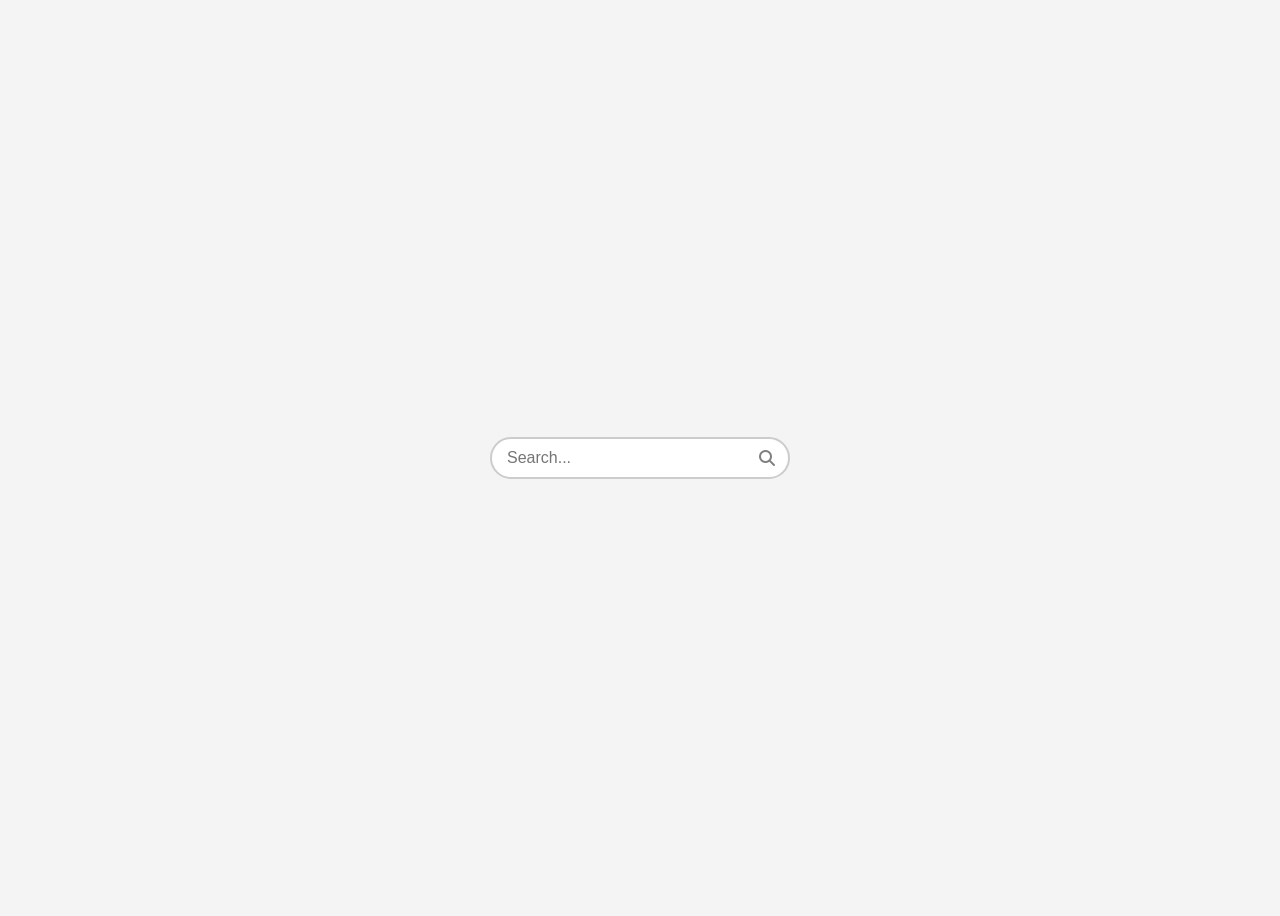
<file: search.html>
<!DOCTYPE html>
<html>
<head>
    <title>Search Bar with Icon</title>

    <!-- Font Awesome CDN -->
    <link rel="stylesheet" href="https://cdnjs.cloudflare.com/ajax/libs/font-awesome/6.5.0/css/all.min.css">

    <style>
        body {
            display: flex;
            justify-content: center;
            align-items: center;
            height: 100vh;
            background-color: #f4f4f4;
        }

        .search-container {
            position: relative;
            width: 300px;
        }

        .search-container input {
            width: 100%;
            padding: 10px 40px 10px 15px; /* space for icon */
            font-size: 16px;
            border: 2px solid #ccc;
            border-radius: 25px;
            outline: none;
        }

        .search-container input:focus {
            border-color: #007bff;
        }

        .search-container i {
            position: absolute;
            right: 15px;
            top: 50%;
            transform: translateY(-50%);
            color: gray;
            pointer-events: none; /* makes icon non-clickable */
        }
    </style>
</head>
<body>

    <div class="search-container">
        <input type="search" placeholder="Search...">
        <i class="fa-solid fa-magnifying-glass"></i>
    </div>

</body>
</html>
</file>
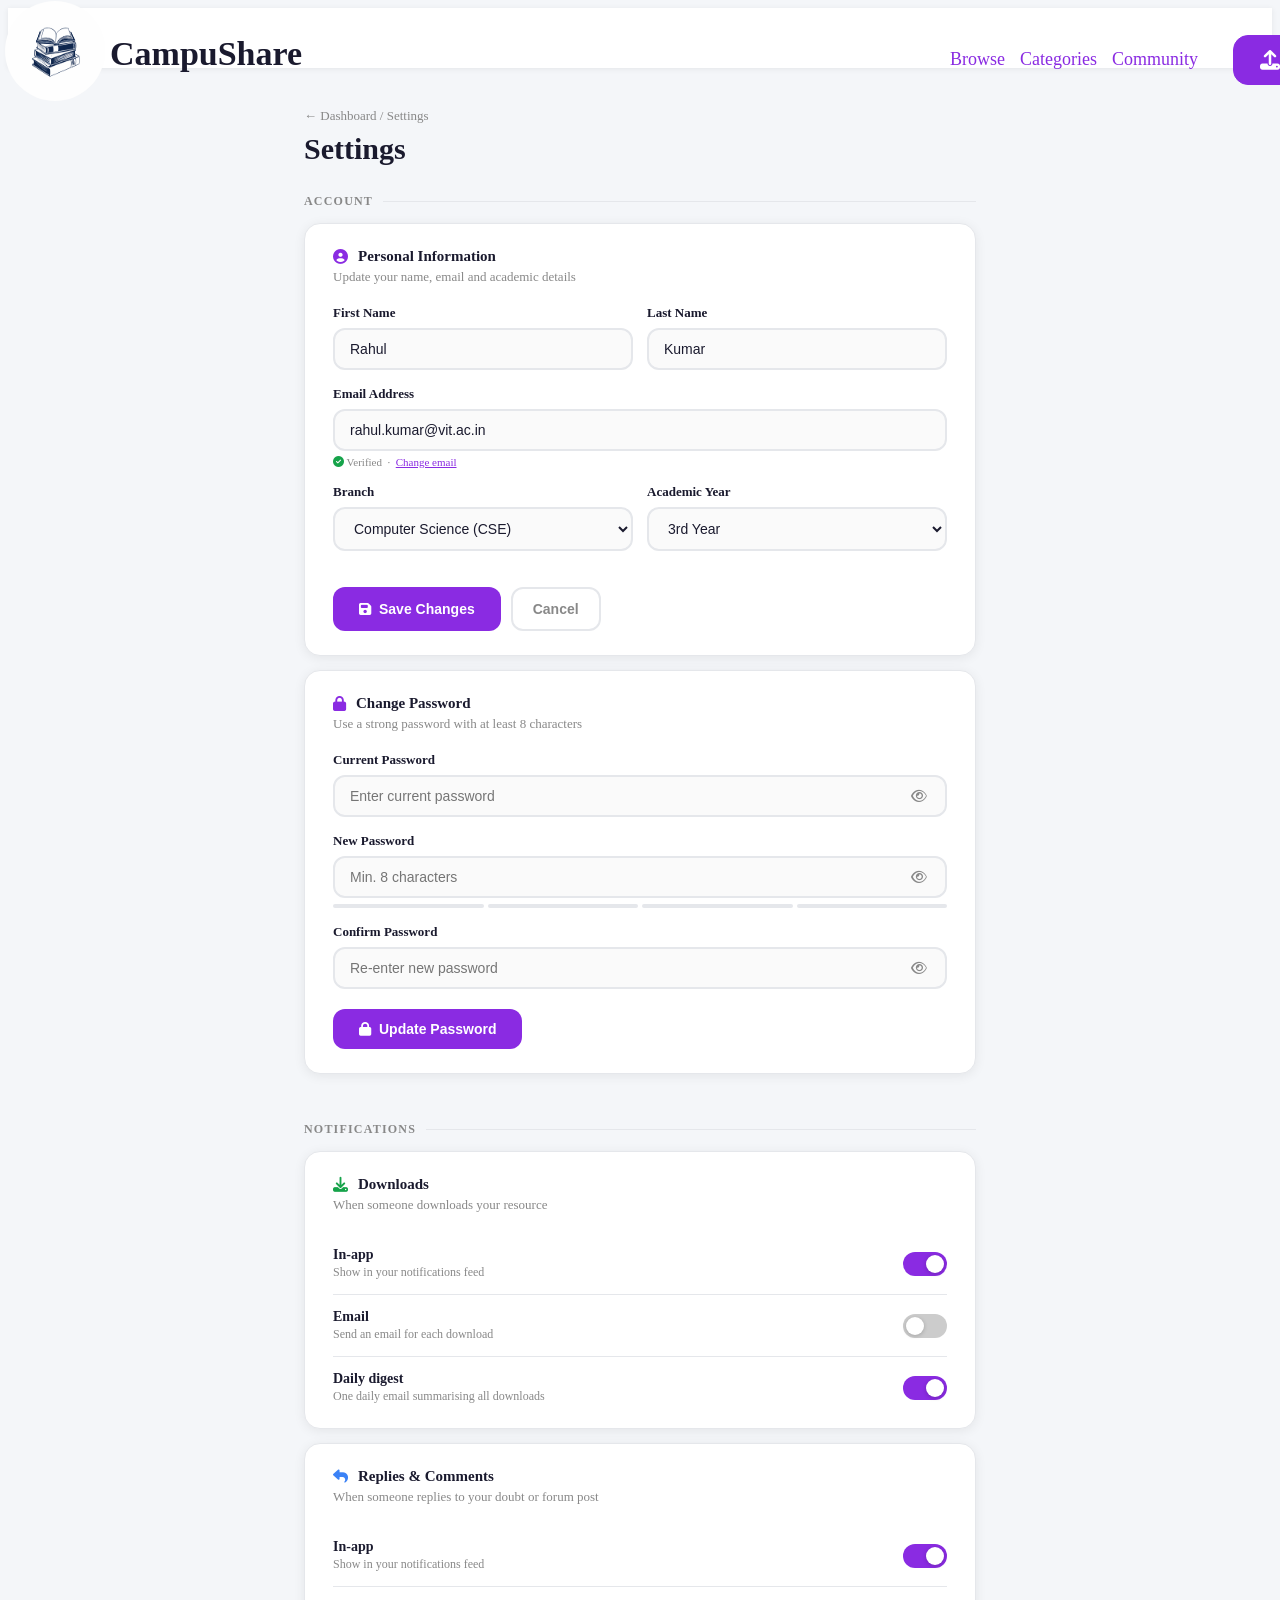
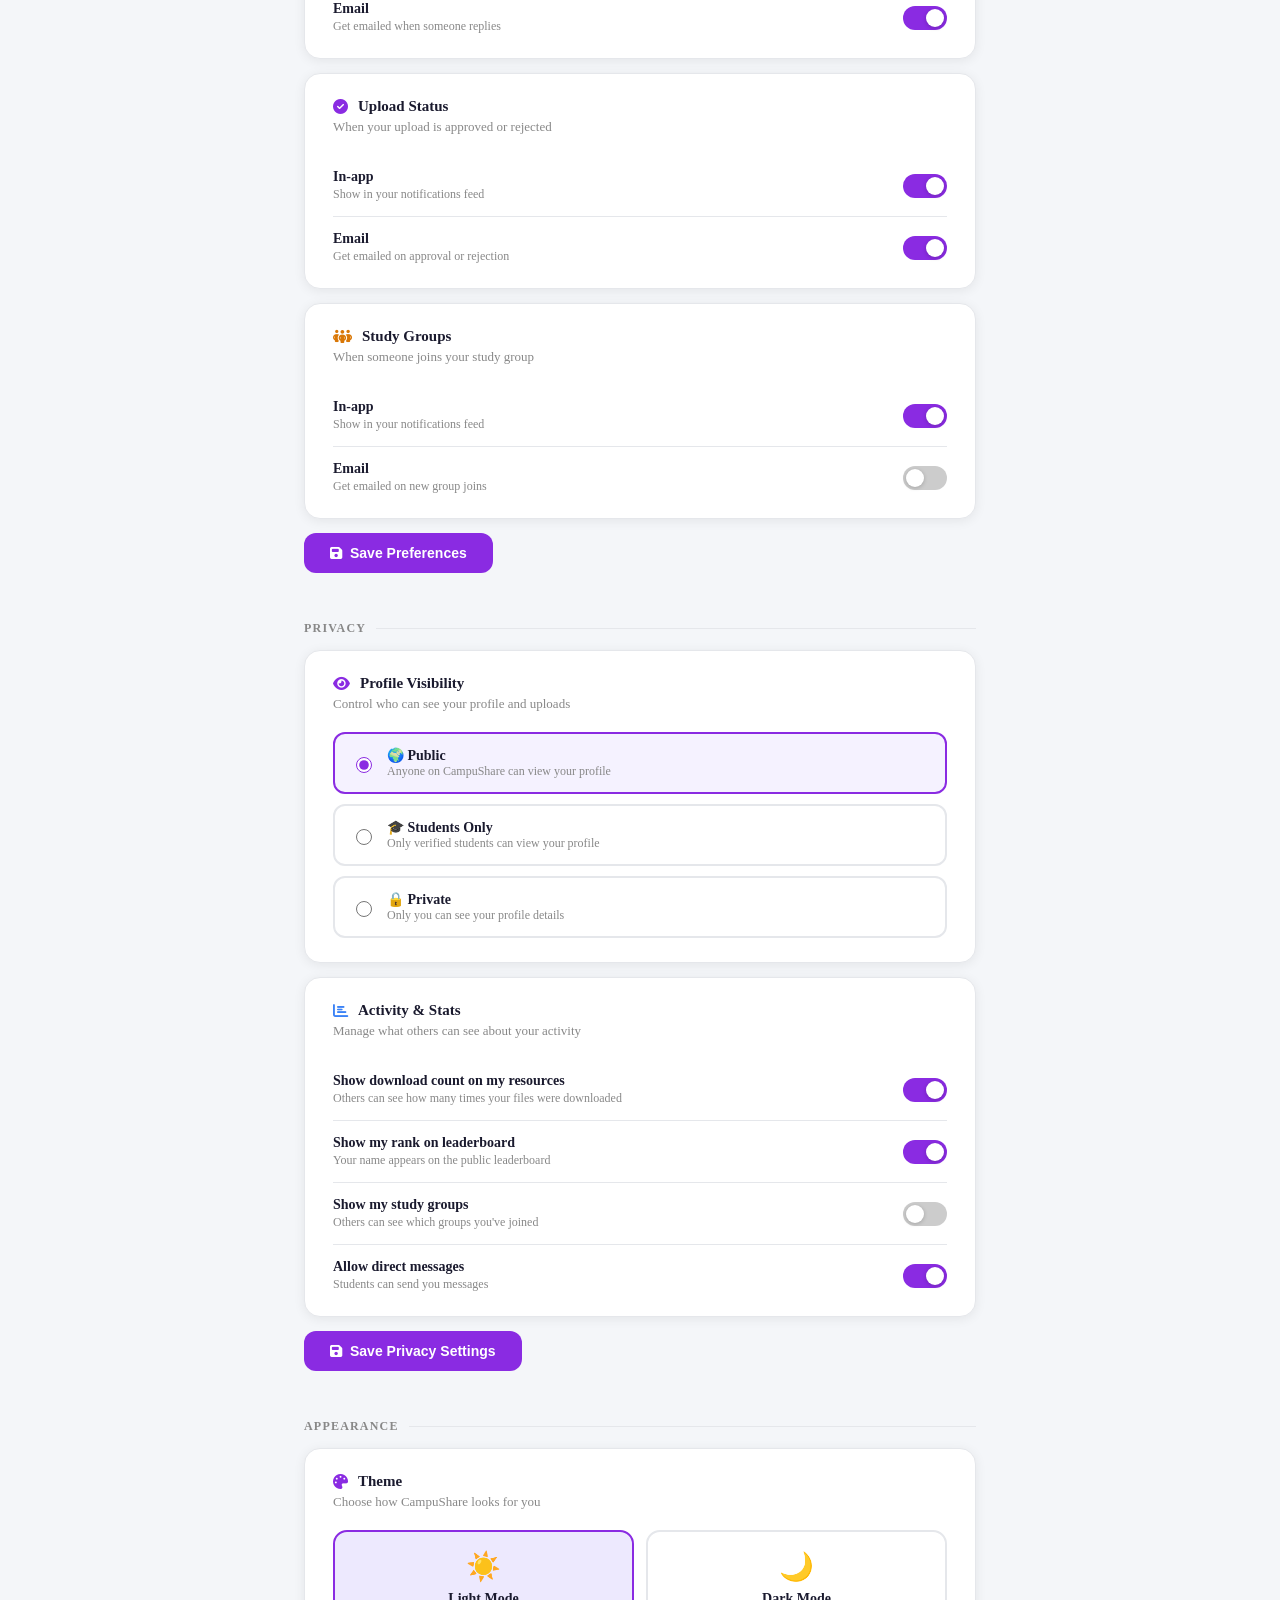
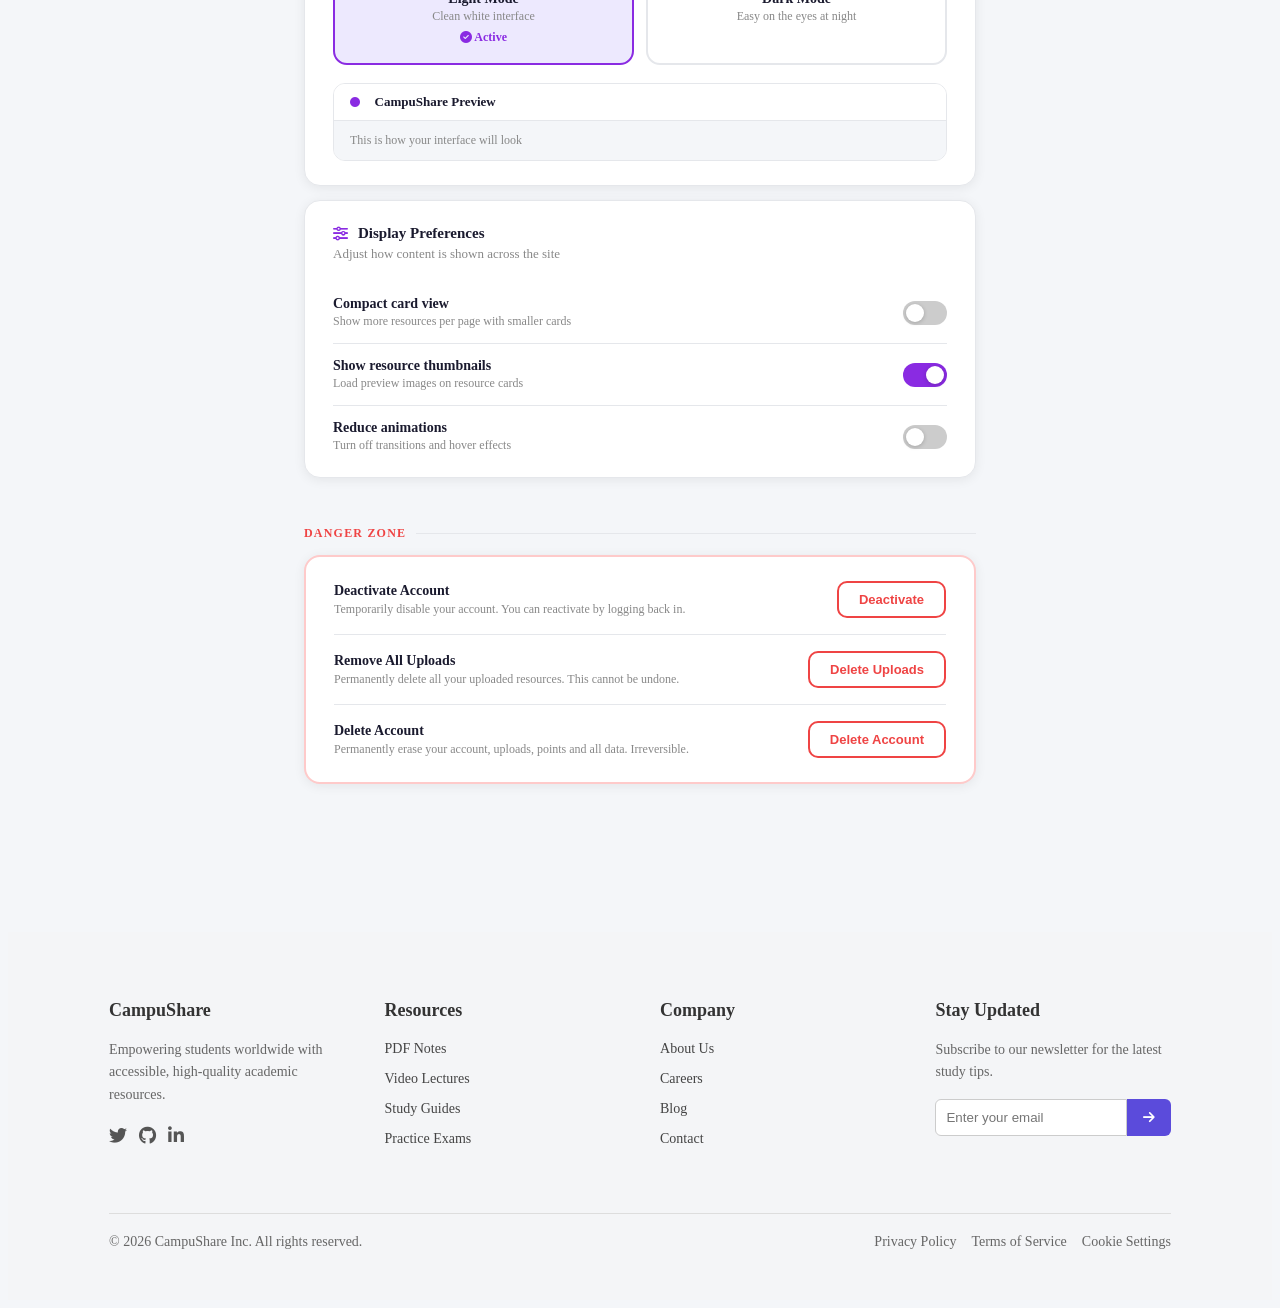
<file: settings.html>
<!DOCTYPE html>
<html lang="en" data-theme="light">
<head>
  <meta charset="UTF-8">
  <meta name="viewport" content="width=device-width, initial-scale=1.0">
  <title>Settings — CampuShare</title>
  <link rel="stylesheet" href="style.css">
  <link rel="stylesheet" href="https://cdnjs.cloudflare.com/ajax/libs/font-awesome/6.5.0/css/all.min.css">
  <script>
  const savedTheme = localStorage.getItem('theme') || 'light';
  document.documentElement.setAttribute('data-theme', savedTheme);
</script>
  <style>
    :root {
      --bg:       #f4f6f9;
      --card:     #ffffff;
      --border:   #e5e7eb;
      --text:     #1a1a2e;
      --sub:      #888;
      --input-bg: #fafafa;
      --hover:    #f5f5f5;
      --shadow:   0 2px 12px rgba(0,0,0,0.07);
    }
    [data-theme="dark"] {
      --bg:       #0f0f17;
      --card:     #1a1a2e;
      --border:   #2e2e45;
      --text:     #f0f0ff;
      --sub:      #9999bb;
      --input-bg: #12121e;
      --hover:    #22223a;
      --shadow:   0 2px 12px rgba(0,0,0,0.4);
    }
    *, *::before, *::after { box-sizing: border-box; transition: background 0.3s, color 0.2s, border-color 0.2s; }
    body { background: var(--bg); color: var(--text); }
    .navbar { background: var(--card); box-shadow: 0 1px 6px rgba(0,0,0,0.07); }
    [data-theme="dark"] .navbar { box-shadow: 0 1px 6px rgba(0,0,0,0.4); }
    [data-theme="dark"] .wesite_name { color: var(--text); }
    [data-theme="dark"] .nav-links a { color: var(--sub); }
    [data-theme="dark"] .nav-links a:hover { color: blueviolet; }

    .settings-page { max-width: 720px; margin: 0 auto; padding: 40px 24px 100px; }
    .breadcrumb { font-size: 13px; color: var(--sub); margin-bottom: 8px; }
    .breadcrumb a { color: var(--sub); text-decoration: none; }
    .breadcrumb a:hover { color: blueviolet; }
    .page-title { font-size: 30px; font-weight: 800; color: var(--text); margin-bottom: 28px; }

    /* sticky jump nav */
    .jump-nav {
      display: flex; gap: 8px; flex-wrap: wrap;
      position: sticky; top: 0; z-index: 10;
      background: var(--bg); padding: 12px 0 10px;
      border-bottom: 1px solid var(--border);
      margin-bottom: 36px;
    }
    .jump-btn {
      padding: 7px 16px; border-radius: 20px;
      border: 1.5px solid var(--border);
      background: var(--card); color: var(--sub);
      font-size: 13px; font-weight: 600;
      cursor: pointer; text-decoration: none;
      transition: all 0.2s; display: flex; align-items: center; gap: 6px;
    }
    .jump-btn:hover { border-color: blueviolet; color: blueviolet; }
    .jump-btn.active { background: blueviolet; color: white; border-color: blueviolet; }

    /* section groups */
    .settings-group { margin-bottom: 48px; scroll-margin-top: 80px; }
    .group-title {
      font-size: 12px; font-weight: 800;
      text-transform: uppercase; letter-spacing: 1.2px;
      color: var(--sub); margin-bottom: 14px;
      display: flex; align-items: center; gap: 10px;
    }
    .group-title::after { content:''; flex:1; height:1px; background:var(--border); }

    /* cards */
    .s-card {
      background: var(--card); border-radius: 16px;
      padding: 24px 28px; box-shadow: var(--shadow);
      border: 1px solid var(--border); margin-bottom: 14px;
    }
    .s-card-title { font-size: 15px; font-weight: 700; color: var(--text); margin-bottom: 4px; display: flex; align-items: center; gap: 10px; }
    .s-card-sub { font-size: 13px; color: var(--sub); margin-bottom: 20px; }

    /* fields */
    .field { margin-bottom: 16px; }
    .field label { display: block; font-size: 13px; font-weight: 600; color: var(--text); margin-bottom: 7px; }
    .field input, .field select {
      width: 100%; padding: 11px 15px;
      border: 2px solid var(--border); border-radius: 12px;
      font-size: 14px; color: var(--text); background: var(--input-bg);
      outline: none; font-family: Arial, sans-serif;
    }
    .field input:focus, .field select:focus { border-color: blueviolet; background: var(--card); }
    .field .hint { font-size: 11px; color: var(--sub); margin-top: 5px; }
    .two-col { display: grid; grid-template-columns: 1fr 1fr; gap: 14px; }
    .pass-wrap { position: relative; }
    .pass-wrap input { padding-right: 44px; }
    .pass-eye { position: absolute; right: 14px; top: 50%; transform: translateY(-50%); border: none; background: none; color: var(--sub); cursor: pointer; font-size: 14px; }
    .pass-strength { display: flex; gap: 4px; margin-top: 6px; }
    .strength-bar { flex:1; height:4px; border-radius:2px; background:var(--border); transition:background 0.3s; }

    /* toggles */
    .toggle-row { display: flex; justify-content: space-between; align-items: center; padding: 14px 0; border-bottom: 1px solid var(--border); }
    .toggle-row:last-child { border-bottom: none; padding-bottom: 0; }
    .toggle-row:first-child { padding-top: 0; }
    .toggle-info { flex:1; padding-right:16px; }
    .toggle-label { font-size: 14px; font-weight: 600; color: var(--text); margin-bottom: 2px; }
    .toggle-desc  { font-size: 12px; color: var(--sub); }
    .toggle { position: relative; width: 44px; height: 24px; flex-shrink: 0; }
    .toggle input { opacity:0; width:0; height:0; }
    .toggle-slider { position: absolute; inset:0; background:#ccc; border-radius:24px; cursor:pointer; transition:background 0.2s; }
    .toggle-slider::before { content:''; position:absolute; width:18px; height:18px; border-radius:50%; background:white; left:3px; top:3px; transition:transform 0.2s; box-shadow:0 1px 4px rgba(0,0,0,0.2); }
    .toggle input:checked + .toggle-slider { background: blueviolet; }
    .toggle input:checked + .toggle-slider::before { transform: translateX(20px); }

    /* theme */
    .theme-options { display: grid; grid-template-columns: 1fr 1fr; gap: 12px; margin-bottom: 18px; }
    .theme-option { border: 2px solid var(--border); border-radius: 14px; padding: 18px; cursor: pointer; text-align: center; transition: all 0.2s; }
    .theme-option:hover { border-color: blueviolet; }
    .theme-option.selected { border-color: blueviolet; background: #ede9fe; }
    [data-theme="dark"] .theme-option.selected { background: #2a1f4e; }
    .theme-option-icon { font-size: 28px; margin-bottom: 8px; display: block; }
    .theme-option-name { font-size: 14px; font-weight: 700; color: var(--text); }
    .theme-option-desc { font-size: 12px; color: var(--sub); margin-top: 2px; }
    .theme-check { display:none; color:blueviolet; font-size:12px; margin-top:6px; font-weight:700; }
    .theme-option.selected .theme-check { display: block; }
    .theme-preview { border-radius: 12px; overflow: hidden; border: 1px solid var(--border); }
    .prev-bar  { padding: 10px 16px; display: flex; align-items: center; gap: 8px; font-size: 13px; font-weight: 600; }
    .prev-body { padding: 12px 16px; font-size: 12px; }

    /* radio */
    .radio-group { display: flex; flex-direction: column; gap: 10px; }
    .radio-option { display: flex; align-items: center; gap: 12px; padding: 13px 16px; border-radius: 12px; border: 2px solid var(--border); cursor: pointer; transition: all 0.2s; }
    .radio-option:hover { border-color: blueviolet; }
    .radio-option.selected { border-color: blueviolet; background: #f5f2ff; }
    [data-theme="dark"] .radio-option.selected { background: #1e1535; }
    .radio-option input[type=radio] { accent-color: blueviolet; width: 16px; height: 16px; flex-shrink: 0; }
    .radio-label { font-size: 14px; font-weight: 600; color: var(--text); }
    .radio-desc  { font-size: 12px; color: var(--sub); }

    /* danger */
    .danger-card { background: var(--card); border-radius: 16px; padding: 24px 28px; border: 2px solid #fecaca; box-shadow: var(--shadow); }
    [data-theme="dark"] .danger-card { border-color: #5a2020; }
    .danger-item { display: flex; justify-content: space-between; align-items: center; padding: 16px 0; border-bottom: 1px solid var(--border); gap: 20px; }
    .danger-item:last-child { border-bottom: none; padding-bottom: 0; }
    .danger-item:first-child { padding-top: 0; }
    .danger-item-title { font-size: 14px; font-weight: 700; color: var(--text); margin-bottom: 3px; }
    .danger-item-desc  { font-size: 12px; color: var(--sub); }
    .btn-danger { padding: 9px 20px; border-radius: 10px; border: 2px solid #ef4444; background: transparent; color: #ef4444; font-size: 13px; font-weight: 700; cursor: pointer; white-space: nowrap; transition: all 0.2s; flex-shrink: 0; }
    .btn-danger:hover { background: #ef4444; color: white; }

    /* buttons */
    .btn-save { padding: 12px 26px; background: blueviolet; color: white; border: none; border-radius: 12px; font-size: 14px; font-weight: 700; cursor: pointer; display: inline-flex; align-items: center; gap: 8px; transition: background 0.2s; }
    .btn-save:hover { background: #4838c2; }
    .btn-outline { padding: 12px 20px; background: var(--card); color: var(--sub); border: 2px solid var(--border); border-radius: 12px; font-size: 14px; font-weight: 600; cursor: pointer; transition: all 0.2s; }
    .btn-outline:hover { background: var(--hover); }
    .btn-row { display: flex; gap: 10px; margin-top: 20px; }

    /* modal */
    .modal-overlay { display: none; position: fixed; inset:0; background: rgba(0,0,0,0.5); z-index:300; align-items:center; justify-content:center; }
    .modal-overlay.show { display: flex; }
    .modal { background: var(--card); border-radius: 20px; padding: 36px; width: 90%; max-width: 400px; box-shadow: 0 12px 40px rgba(0,0,0,0.2); animation: pop 0.25s ease; }
    @keyframes pop { from{transform:scale(0.85);opacity:0;} to{transform:scale(1);opacity:1;} }
    .modal-icon { width:60px; height:60px; border-radius:50%; background:#fee2e2; color:#ef4444; font-size:24px; display:flex; align-items:center; justify-content:center; margin:0 auto 16px; }
    .modal h3 { font-size:20px; font-weight:800; color:var(--text); text-align:center; margin-bottom:8px; }
    .modal p  { font-size:13px; color:var(--sub); text-align:center; line-height:1.6; margin-bottom:10px; }
    .modal input { width:100%; padding:11px 14px; border:2px solid var(--border); border-radius:10px; font-size:14px; color:var(--text); background:var(--input-bg); outline:none; margin-bottom:18px; }
    .modal input:focus { border-color:#ef4444; }
    .modal-btns { display:flex; gap:10px; }
    .btn-modal-danger { flex:1; padding:12px; background:#ef4444; color:white; border:none; border-radius:10px; font-size:14px; font-weight:700; cursor:pointer; }
    .btn-modal-danger:hover { background:#dc2626; }
    .btn-modal-cancel { flex:1; padding:12px; background:var(--hover); color:var(--sub); border:none; border-radius:10px; font-size:14px; font-weight:600; cursor:pointer; }

    /* toast */
    .toast { position:fixed; bottom:28px; right:28px; background:#1a1a2e; color:white; padding:12px 22px; border-radius:12px; font-size:14px; font-weight:600; box-shadow:0 6px 24px rgba(0,0,0,0.25); transform:translateY(80px); opacity:0; transition:all 0.3s ease; z-index:999; }
    .toast.show { transform:translateY(0); opacity:1; }
    [data-theme="dark"] .toast { background:#ede9fe; color:blueviolet; }

    @media (max-width: 600px) {
      .two-col { grid-template-columns: 1fr; }
      .theme-options { grid-template-columns: 1fr; }
      .danger-item { flex-direction: column; align-items: flex-start; }
    }
  </style>
</head>
<body>

  <header class="navbar">
    <div class="logo-container">
      <img src="logo.png" alt="logo" class="logo">
      <h1 class="wesite_name">CampuShare</h1>
    </div>
    <nav class="nav-links">
      <a href="index.html">Browse</a>
      <a href="categories.html">Categories</a>
      <a href="community.html">Community</a>
      <a href="upload.html"><button class="highlightbtn"><i class="fa-solid fa-upload"></i> Upload</button></a>
      <a href="signin.html">SignIn</a>
    </nav>
  </header>

  <div class="settings-page">

    <div class="breadcrumb"><a href="dashboard.html">← Dashboard</a> / Settings</div>
    <div class="page-title">Settings</div>

    <!-- Jump nav -->
    

    <!-- ACCOUNT -->
    <div class="settings-group" id="account">
      <div class="group-title">Account</div>
      <div class="s-card">
        <div class="s-card-title"><i class="fa-solid fa-circle-user" style="color:blueviolet;"></i> Personal Information</div>
        <div class="s-card-sub">Update your name, email and academic details</div>
        <div class="two-col">
          <div class="field"><label>First Name</label><input type="text" value="Rahul"></div>
          <div class="field"><label>Last Name</label><input type="text" value="Kumar"></div>
        </div>
        <div class="field">
          <label>Email Address</label>
          <input type="email" value="rahul.kumar@vit.ac.in">
          <div class="hint"><i class="fa-solid fa-circle-check" style="color:#16a34a;"></i> Verified &nbsp;·&nbsp; <a href="#" style="color:blueviolet;">Change email</a></div>
        </div>
        <div class="two-col">
          <div class="field"><label>Branch</label>
            <select><option selected>Computer Science (CSE)</option><option>Electronics & Communication (ECE)</option><option>Mechanical Engineering</option><option>Civil Engineering</option><option>Electrical Engineering</option></select>
          </div>
          <div class="field"><label>Academic Year</label>
            <select><option>1st Year</option><option>2nd Year</option><option selected>3rd Year</option><option>4th Year</option></select>
          </div>
        </div>
        <div class="btn-row">
          <button class="btn-save" onclick="showToast('✓ Account info saved!')"><i class="fa-solid fa-floppy-disk"></i> Save Changes</button>
          <button class="btn-outline">Cancel</button>
        </div>
      </div>

      <div class="s-card">
        <div class="s-card-title"><i class="fa-solid fa-lock" style="color:blueviolet;"></i> Change Password</div>
        <div class="s-card-sub">Use a strong password with at least 8 characters</div>
        <div class="field"><label>Current Password</label>
          <div class="pass-wrap"><input type="password" id="p1" placeholder="Enter current password"><button class="pass-eye" onclick="togglePass('p1',this)"><i class="fa-regular fa-eye"></i></button></div>
        </div>
        <div class="field"><label>New Password</label>
          <div class="pass-wrap"><input type="password" id="p2" placeholder="Min. 8 characters" oninput="checkStrength(this.value)"><button class="pass-eye" onclick="togglePass('p2',this)"><i class="fa-regular fa-eye"></i></button></div>
          <div class="pass-strength"><div class="strength-bar" id="sb1"></div><div class="strength-bar" id="sb2"></div><div class="strength-bar" id="sb3"></div><div class="strength-bar" id="sb4"></div></div>
          <div class="hint" id="slabel"></div>
        </div>
        <div class="field"><label>Confirm Password</label>
          <div class="pass-wrap"><input type="password" id="p3" placeholder="Re-enter new password"><button class="pass-eye" onclick="togglePass('p3',this)"><i class="fa-regular fa-eye"></i></button></div>
        </div>
        <div class="btn-row">
          <button class="btn-save" onclick="showToast('✓ Password updated!')"><i class="fa-solid fa-lock"></i> Update Password</button>
        </div>
      </div>
    </div>

    <!-- NOTIFICATIONS -->
    <div class="settings-group" id="notifications">
      <div class="group-title">Notifications</div>
      <div class="s-card">
        <div class="s-card-title"><i class="fa-solid fa-download" style="color:#16a34a;"></i> Downloads</div>
        <div class="s-card-sub">When someone downloads your resource</div>
        <div class="toggle-row"><div class="toggle-info"><div class="toggle-label">In-app</div><div class="toggle-desc">Show in your notifications feed</div></div><label class="toggle"><input type="checkbox" checked><span class="toggle-slider"></span></label></div>
        <div class="toggle-row"><div class="toggle-info"><div class="toggle-label">Email</div><div class="toggle-desc">Send an email for each download</div></div><label class="toggle"><input type="checkbox"><span class="toggle-slider"></span></label></div>
        <div class="toggle-row"><div class="toggle-info"><div class="toggle-label">Daily digest</div><div class="toggle-desc">One daily email summarising all downloads</div></div><label class="toggle"><input type="checkbox" checked><span class="toggle-slider"></span></label></div>
      </div>
      <div class="s-card">
        <div class="s-card-title"><i class="fa-solid fa-reply" style="color:#3b82f6;"></i> Replies & Comments</div>
        <div class="s-card-sub">When someone replies to your doubt or forum post</div>
        <div class="toggle-row"><div class="toggle-info"><div class="toggle-label">In-app</div><div class="toggle-desc">Show in your notifications feed</div></div><label class="toggle"><input type="checkbox" checked><span class="toggle-slider"></span></label></div>
        <div class="toggle-row"><div class="toggle-info"><div class="toggle-label">Email</div><div class="toggle-desc">Get emailed when someone replies</div></div><label class="toggle"><input type="checkbox" checked><span class="toggle-slider"></span></label></div>
      </div>
      <div class="s-card">
        <div class="s-card-title"><i class="fa-solid fa-circle-check" style="color:blueviolet;"></i> Upload Status</div>
        <div class="s-card-sub">When your upload is approved or rejected</div>
        <div class="toggle-row"><div class="toggle-info"><div class="toggle-label">In-app</div><div class="toggle-desc">Show in your notifications feed</div></div><label class="toggle"><input type="checkbox" checked><span class="toggle-slider"></span></label></div>
        <div class="toggle-row"><div class="toggle-info"><div class="toggle-label">Email</div><div class="toggle-desc">Get emailed on approval or rejection</div></div><label class="toggle"><input type="checkbox" checked><span class="toggle-slider"></span></label></div>
      </div>
      <div class="s-card">
        <div class="s-card-title"><i class="fa-solid fa-people-group" style="color:#d97706;"></i> Study Groups</div>
        <div class="s-card-sub">When someone joins your study group</div>
        <div class="toggle-row"><div class="toggle-info"><div class="toggle-label">In-app</div><div class="toggle-desc">Show in your notifications feed</div></div><label class="toggle"><input type="checkbox" checked><span class="toggle-slider"></span></label></div>
        <div class="toggle-row"><div class="toggle-info"><div class="toggle-label">Email</div><div class="toggle-desc">Get emailed on new group joins</div></div><label class="toggle"><input type="checkbox"><span class="toggle-slider"></span></label></div>
      </div>
      <button class="btn-save" onclick="showToast('✓ Notification preferences saved!')"><i class="fa-solid fa-floppy-disk"></i> Save Preferences</button>
    </div>

    <!-- PRIVACY -->
    <div class="settings-group" id="privacy">
      <div class="group-title">Privacy</div>
      <div class="s-card">
        <div class="s-card-title"><i class="fa-solid fa-eye" style="color:blueviolet;"></i> Profile Visibility</div>
        <div class="s-card-sub">Control who can see your profile and uploads</div>
        <div class="radio-group">
          <label class="radio-option selected" onclick="selectRadio(this,'vis')"><input type="radio" name="vis" checked><div><div class="radio-label">🌍 Public</div><div class="radio-desc">Anyone on CampuShare can view your profile</div></div></label>
          <label class="radio-option" onclick="selectRadio(this,'vis')"><input type="radio" name="vis"><div><div class="radio-label">🎓 Students Only</div><div class="radio-desc">Only verified students can view your profile</div></div></label>
          <label class="radio-option" onclick="selectRadio(this,'vis')"><input type="radio" name="vis"><div><div class="radio-label">🔒 Private</div><div class="radio-desc">Only you can see your profile details</div></div></label>
        </div>
      </div>
      <div class="s-card">
        <div class="s-card-title"><i class="fa-solid fa-chart-bar" style="color:#3b82f6;"></i> Activity & Stats</div>
        <div class="s-card-sub">Manage what others can see about your activity</div>
        <div class="toggle-row"><div class="toggle-info"><div class="toggle-label">Show download count on my resources</div><div class="toggle-desc">Others can see how many times your files were downloaded</div></div><label class="toggle"><input type="checkbox" checked><span class="toggle-slider"></span></label></div>
        <div class="toggle-row"><div class="toggle-info"><div class="toggle-label">Show my rank on leaderboard</div><div class="toggle-desc">Your name appears on the public leaderboard</div></div><label class="toggle"><input type="checkbox" checked><span class="toggle-slider"></span></label></div>
        <div class="toggle-row"><div class="toggle-info"><div class="toggle-label">Show my study groups</div><div class="toggle-desc">Others can see which groups you've joined</div></div><label class="toggle"><input type="checkbox"><span class="toggle-slider"></span></label></div>
        <div class="toggle-row"><div class="toggle-info"><div class="toggle-label">Allow direct messages</div><div class="toggle-desc">Students can send you messages</div></div><label class="toggle"><input type="checkbox" checked><span class="toggle-slider"></span></label></div>
      </div>
      <button class="btn-save" onclick="showToast('✓ Privacy settings saved!')"><i class="fa-solid fa-floppy-disk"></i> Save Privacy Settings</button>
    </div>

    <!-- APPEARANCE -->
    <div class="settings-group" id="appearance">
      <div class="group-title">Appearance</div>
      <div class="s-card">
        <div class="s-card-title"><i class="fa-solid fa-palette" style="color:blueviolet;"></i> Theme</div>
        <div class="s-card-sub">Choose how CampuShare looks for you</div>
        <div class="theme-options">
          <div class="theme-option selected" id="opt-light" onclick="setTheme('light')">
            <span class="theme-option-icon">☀️</span>
            <div class="theme-option-name">Light Mode</div>
            <div class="theme-option-desc">Clean white interface</div>
            <div class="theme-check"><i class="fa-solid fa-circle-check"></i> Active</div>
          </div>
          <div class="theme-option" id="opt-dark" onclick="setTheme('dark')">
            <span class="theme-option-icon">🌙</span>
            <div class="theme-option-name">Dark Mode</div>
            <div class="theme-option-desc">Easy on the eyes at night</div>
            <div class="theme-check"><i class="fa-solid fa-circle-check"></i> Active</div>
          </div>
        </div>
        <div class="theme-preview">
          <div class="prev-bar" id="prev-bar" style="background:#fff;color:#1a1a2e;border-bottom:1px solid #e5e7eb;"><i class="fa-solid fa-circle" style="color:blueviolet;font-size:10px;"></i>&nbsp; CampuShare Preview</div>
          <div class="prev-body" id="prev-body" style="background:#f4f6f9;color:#888;">This is how your interface will look</div>
        </div>
      </div>
      <div class="s-card">
        <div class="s-card-title"><i class="fa-solid fa-sliders" style="color:blueviolet;"></i> Display Preferences</div>
        <div class="s-card-sub">Adjust how content is shown across the site</div>
        <div class="toggle-row"><div class="toggle-info"><div class="toggle-label">Compact card view</div><div class="toggle-desc">Show more resources per page with smaller cards</div></div><label class="toggle"><input type="checkbox"><span class="toggle-slider"></span></label></div>
        <div class="toggle-row"><div class="toggle-info"><div class="toggle-label">Show resource thumbnails</div><div class="toggle-desc">Load preview images on resource cards</div></div><label class="toggle"><input type="checkbox" checked><span class="toggle-slider"></span></label></div>
        <div class="toggle-row"><div class="toggle-info"><div class="toggle-label">Reduce animations</div><div class="toggle-desc">Turn off transitions and hover effects</div></div><label class="toggle"><input type="checkbox"><span class="toggle-slider"></span></label></div>
      </div>
    </div>

    <!-- DANGER ZONE -->
    <div class="settings-group" id="danger">
      <div class="group-title" style="color:#ef4444;">Danger Zone</div>
      <div class="danger-card">
        <div class="danger-item">
          <div><div class="danger-item-title">Deactivate Account</div><div class="danger-item-desc">Temporarily disable your account. You can reactivate by logging back in.</div></div>
          <button class="btn-danger" onclick="openModal('deactivate')">Deactivate</button>
        </div>
        <div class="danger-item">
          <div><div class="danger-item-title">Remove All Uploads</div><div class="danger-item-desc">Permanently delete all your uploaded resources. This cannot be undone.</div></div>
          <button class="btn-danger" onclick="openModal('uploads')">Delete Uploads</button>
        </div>
        <div class="danger-item">
          <div><div class="danger-item-title">Delete Account</div><div class="danger-item-desc">Permanently erase your account, uploads, points and all data. Irreversible.</div></div>
          <button class="btn-danger" onclick="openModal('delete')">Delete Account</button>
        </div>
      </div>
    </div>

  </div>

  <!-- Modal -->
  <div class="modal-overlay" id="confirm-modal">
    <div class="modal">
      <div class="modal-icon"><i class="fa-solid fa-triangle-exclamation"></i></div>
      <h3 id="modal-title">Are you sure?</h3>
      <p id="modal-desc">This action cannot be undone.</p>
      <p style="font-size:13px;color:var(--sub);margin-bottom:8px;">Type <strong id="confirm-word" style="color:#ef4444;"></strong> to confirm:</p>
      <input type="text" id="confirm-input" placeholder="Type here...">
      <div class="modal-btns">
        <button class="btn-modal-cancel" onclick="closeModal()">Cancel</button>
        <button class="btn-modal-danger" onclick="confirmAction()">Confirm</button>
      </div>
    </div>
  </div>

  <div class="toast" id="toast"></div>

  <footer class="footer">
    <div class="footer-container">
      <div class="footer-column"><h3>CampuShare</h3><p>Empowering students worldwide with accessible, high-quality academic resources.</p><div class="social-icons"><a href="#"><i class="fa-brands fa-twitter"></i></a><a href="#"><i class="fa-brands fa-github"></i></a><a href="#"><i class="fa-brands fa-linkedin-in"></i></a></div></div>
      <div class="footer-column"><h3>Resources</h3><ul><li><a href="#">PDF Notes</a></li><li><a href="#">Video Lectures</a></li><li><a href="#">Study Guides</a></li><li><a href="#">Practice Exams</a></li></ul></div>
      <div class="footer-column"><h3>Company</h3><ul><li><a href="#">About Us</a></li><li><a href="#">Careers</a></li><li><a href="#">Blog</a></li><li><a href="#">Contact</a></li></ul></div>
      <div class="footer-column"><h3>Stay Updated</h3><p>Subscribe to our newsletter for the latest study tips.</p><div class="newsletter"><input type="email" placeholder="Enter your email"><button><i class="fa-solid fa-arrow-right"></i></button></div></div>
    </div>
    <div class="footer-bottom"><div>© 2026 CampuShare Inc. All rights reserved.</div><div><a href="#">Privacy Policy</a><a href="#">Terms of Service</a><a href="#">Cookie Settings</a></div></div>
  </footer>

  <script>
    // Scroll spy for jump nav
    window.addEventListener('scroll', () => {
      const ids = ['account','notifications','privacy','appearance','danger'];
      let current = ids[0];
      ids.forEach(id => {
        const el = document.getElementById(id);
        if (el && window.scrollY >= el.offsetTop - 120) current = id;
      });
      document.querySelectorAll('.jump-btn').forEach(b => {
        b.classList.toggle('active', b.getAttribute('href') === '#' + current);
      });
    });

    function togglePass(id, btn) {
      const el = document.getElementById(id);
      el.type = el.type === 'password' ? 'text' : 'password';
      btn.innerHTML = el.type === 'text' ? '<i class="fa-regular fa-eye-slash"></i>' : '<i class="fa-regular fa-eye"></i>';
    }

    function checkStrength(val) {
      const colors = ['#ef4444','#f59e0b','#3b82f6','#16a34a'];
      const labels = ['Weak','Fair','Good','Strong'];
      let s = 0;
      if (val.length >= 8) s++;
      if (/[A-Z]/.test(val)) s++;
      if (/[0-9]/.test(val)) s++;
      if (/[^A-Za-z0-9]/.test(val)) s++;
      [1,2,3,4].forEach(i => { document.getElementById('sb'+i).style.background = i <= s ? colors[s-1] : 'var(--border)'; });
      const lbl = document.getElementById('slabel');
      lbl.textContent = val ? labels[s-1] || '' : '';
      lbl.style.color = s > 0 ? colors[s-1] : 'var(--sub)';
    }

    function selectRadio(el, name) {
      document.querySelectorAll(`input[name="${name}"]`).forEach(r => r.closest('.radio-option').classList.remove('selected'));
      el.classList.add('selected');
      el.querySelector('input').checked = true;
    }

    function setTheme(theme) {
  document.documentElement.setAttribute('data-theme', theme);
  localStorage.setItem('theme', theme); // save to localStorage
  document.getElementById('opt-light').classList.toggle('selected', theme === 'light');
  document.getElementById('opt-dark').classList.toggle('selected',  theme === 'dark');
  const bar = document.getElementById('prev-bar');
  const body = document.getElementById('prev-body');
  if (theme === 'dark') {
    bar.style.cssText  = 'background:#1a1a2e;color:#f0f0ff;border-bottom:1px solid #2e2e45;padding:10px 16px;display:flex;align-items:center;gap:8px;font-size:13px;font-weight:600;';
    body.style.cssText = 'background:#0f0f17;color:#9999bb;padding:12px 16px;font-size:12px;';
  } else {
    bar.style.cssText  = 'background:#fff;color:#1a1a2e;border-bottom:1px solid #e5e7eb;padding:10px 16px;display:flex;align-items:center;gap:8px;font-size:13px;font-weight:600;';
    body.style.cssText = 'background:#f4f6f9;color:#888;padding:12px 16px;font-size:12px;';
  }
  showToast(theme === 'dark' ? '🌙 Dark mode enabled' : '☀️ Light mode enabled');
}

    let pendingAction = '';
    const cfg = {
      deactivate: { title:'Deactivate Account?', desc:'Your account will be hidden. Reactivate anytime by signing back in.', word:'DEACTIVATE' },
      uploads:    { title:'Delete All Uploads?',  desc:'All your resources will be permanently removed.',                    word:'DELETE' },
      delete:     { title:'Delete Your Account?', desc:'This permanently erases your account and all data.',                 word:'DELETE ACCOUNT' }
    };
    function openModal(action) {
      pendingAction = action;
      const c = cfg[action];
      document.getElementById('modal-title').textContent  = c.title;
      document.getElementById('modal-desc').textContent   = c.desc;
      document.getElementById('confirm-word').textContent = c.word;
      document.getElementById('confirm-input').value = '';
      document.getElementById('confirm-input').style.borderColor = 'var(--border)';
      document.getElementById('confirm-modal').classList.add('show');
    }
    function closeModal() { document.getElementById('confirm-modal').classList.remove('show'); }
    function confirmAction() {
      const val = document.getElementById('confirm-input').value.trim().toUpperCase();
      if (val !== cfg[pendingAction].word) {
        showToast('⚠️ Text does not match'); document.getElementById('confirm-input').style.borderColor = '#ef4444'; return;
      }
      closeModal();
      if (pendingAction !== 'uploads') { showToast('Redirecting...'); setTimeout(() => window.location.href = 'signin.html', 1800); }
      else showToast('✓ All uploads deleted.');
    }
    document.getElementById('confirm-input').addEventListener('input', function() { this.style.borderColor = 'var(--border)'; });

    function showToast(msg) {
      const t = document.getElementById('toast');
      t.textContent = msg; t.classList.add('show');
      setTimeout(() => t.classList.remove('show'), 2500);
    }
  </script>
</body>
</html>
</file>
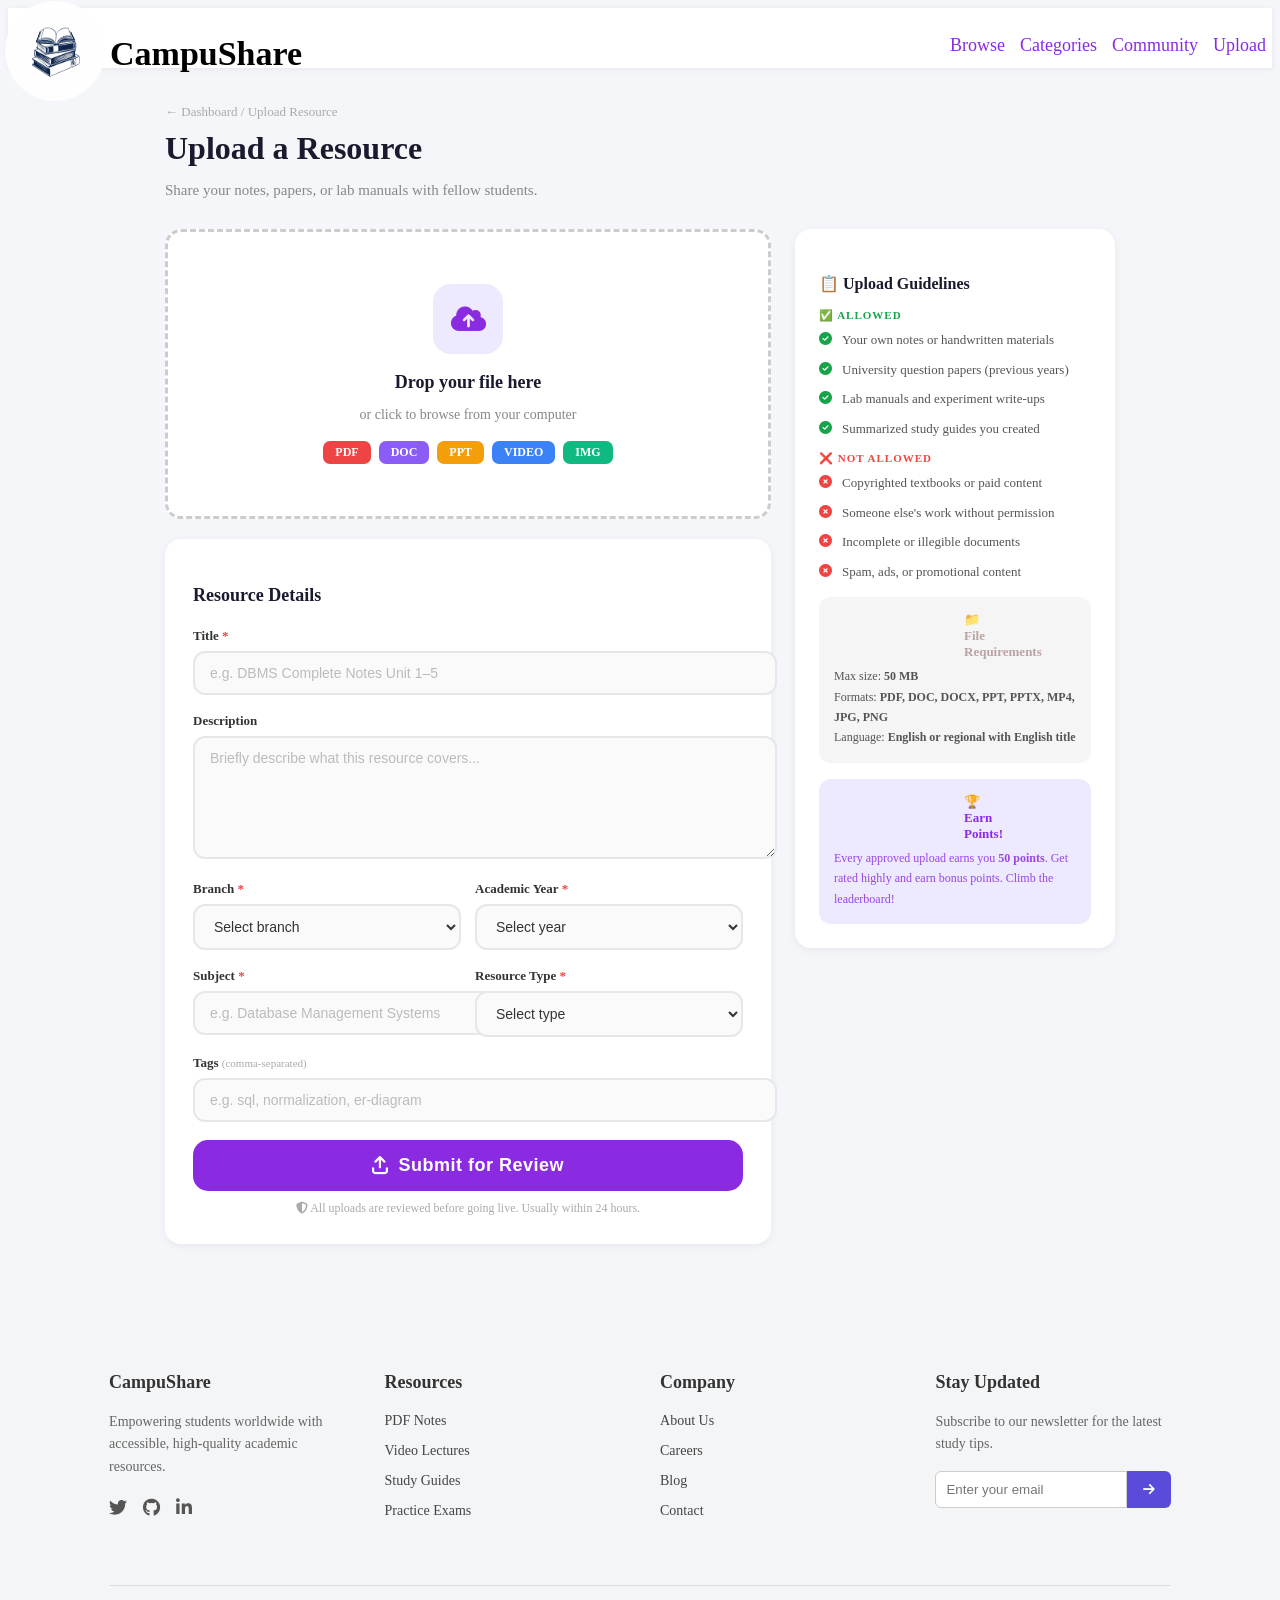
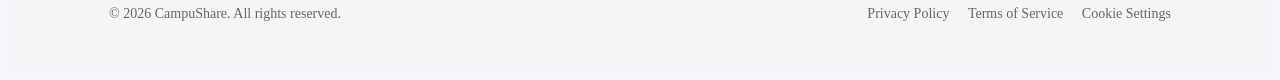
<file: upload.html>
<!DOCTYPE html>
<html lang="en">
<head>
  <meta charset="UTF-8">
  <meta name="viewport" content="width=device-width, initial-scale=1.0">
  <title>Upload Resource — CampuShare</title>
  <link rel="stylesheet" href="style.css">
  <link rel="stylesheet" href="https://cdnjs.cloudflare.com/ajax/libs/font-awesome/6.5.0/css/all.min.css">
  <script>
  const savedTheme = localStorage.getItem('theme') || 'light';
  document.documentElement.setAttribute('data-theme', savedTheme);
</script>
  <style>
    body { background: #f4f6f9; }
    .navbar { background: #fff; box-shadow: 0 1px 6px rgba(0,0,0,0.07); }

    .upload-page { max-width: 950px; margin: 0 auto; padding: 36px 24px 60px; }

    .page-header { margin-bottom: 30px; }
    .breadcrumb { font-size: 13px; color: #aaa; margin-bottom: 10px; }
    .breadcrumb a { color: #aaa; text-decoration: none; }
    .breadcrumb a:hover { color: blueviolet; }
    .page-title { font-size: 32px; font-weight: 800; color: #1a1a2e; margin-bottom: 4px; }
    .page-sub { font-size: 15px; color: #888; }

    .upload-grid { display: grid; grid-template-columns: 1fr 320px; gap: 24px; align-items: start; }

    /* DROP ZONE */
    .dropzone {
      border: 3px dashed #ccc;
      border-radius: 16px;
      padding: 52px 24px;
      text-align: center;
      cursor: pointer;
      transition: all 0.2s;
      background: #fff;
      margin-bottom: 20px;
    }
    .dropzone:hover, .dropzone.over {
      border-color: blueviolet;
      background: #f3f0ff;
    }
    .dropzone-icon {
      width: 70px; height: 70px; border-radius: 18px;
      background: #ede9fe; color: blueviolet;
      display: flex; align-items: center; justify-content: center;
      font-size: 28px; margin: 0 auto 18px;
    }
    .dropzone h3 { font-size: 18px; font-weight: 700; color: #1a1a2e; margin-bottom: 8px; }
    .dropzone p { font-size: 14px; color: #888; margin-bottom: 18px; }
    .file-chips { display: flex; gap: 8px; justify-content: center; flex-wrap: wrap; }
    .file-chip {
      padding: 4px 12px; border-radius: 7px;
      font-size: 12px; font-weight: 700; color: white;
    }
    .dropzone input[type="file"] { display: none; }

    /* File preview */
    .file-preview {
      display: none; background: #f5f5f5;
      border: 1px solid #e5e7eb; border-radius: 12px;
      padding: 14px 16px; margin-bottom: 20px;
      align-items: center; gap: 12px;
    }
    .file-preview.show { display: flex; }
    .file-preview-icon {
      width: 42px; height: 42px; border-radius: 10px;
      display: flex; align-items: center; justify-content: center;
      font-size: 18px; flex-shrink: 0;
    }
    .file-name { font-size: 14px; font-weight: 600; color: #1a1a2e; flex: 1; }
    .file-size { font-size: 12px; color: #aaa; }
    .remove-file {
      width: 28px; height: 28px; border-radius: 7px;
      background: #fee2e2; border: none; color: #ef4444;
      font-size: 12px; cursor: pointer;
      display: flex; align-items: center; justify-content: center;
    }

    /* Form card */
    .form-card {
      background: #fff; border-radius: 16px; padding: 28px;
      box-shadow: 0 2px 10px rgba(0,0,0,0.06);
    }
    .form-card h3 { font-size: 18px; font-weight: 700; color: #1a1a2e; margin-bottom: 22px; }

    .field { margin-bottom: 18px; }
    .field label { display: block; font-size: 13px; font-weight: 600; color: #333; margin-bottom: 7px; }
    .field input, .field select, .field textarea {
      width: 100%; padding: 12px 15px;
      border: 2px solid #e5e7eb; border-radius: 12px;
      font-size: 14px; color: #333; background: #fafafa;
      outline: none; transition: border 0.2s;
      font-family: Arial, sans-serif;
    }
    .field input:focus, .field select:focus, .field textarea:focus {
      border-color: blueviolet; background: white;
    }
    .field input::placeholder, .field textarea::placeholder { color: #bbb; }
    .field textarea { resize: vertical; min-height: 95px; }
    .two-col { display: grid; grid-template-columns: 1fr 1fr; gap: 14px; }

    .btn-submit {
      width: 100%; padding: 15px;
      background: blueviolet; color: white;
      border: none; border-radius: 15px;
      font-size: 18px; font-weight: 700; cursor: pointer;
      letter-spacing: 0.5px; transition: background 0.2s, transform 0.1s;
      display: flex; align-items: center; justify-content: center; gap: 10px;
      margin-top: 8px;
    }
    .btn-submit:hover { background: #4838c2; transform: translateY(-1px); }
    .submit-note { font-size: 12px; color: #aaa; text-align: center; margin-top: 10px; }

    /* Guidelines card */
    .guide-card {
      background: #fff; border-radius: 16px; padding: 24px;
      box-shadow: 0 2px 10px rgba(0,0,0,0.06);
    }
    .guide-card h4 { font-size: 16px; font-weight: 700; color: #1a1a2e; margin-bottom: 16px; }
    .guide-section-label {
      font-size: 11px; font-weight: 700; text-transform: uppercase;
      letter-spacing: 1px; margin-bottom: 8px; margin-top: 14px;
    }
    .guide-item {
      display: flex; gap: 10px;
      font-size: 13px; color: #555; line-height: 1.5; margin-bottom: 10px;
    }
    .guide-item i { font-size: 13px; margin-top: 2px; flex-shrink: 0; }

    .info-box { border-radius: 12px; padding: 15px; margin-top: 16px; }
    .info-box h5 { font-size: 13px; font-weight: 700; margin-bottom: 6px; }
    .info-box p { font-size: 12px; line-height: 1.7; margin: 0; }

    /* Success modal */
    .modal-overlay {
      display: none; position: fixed; inset: 0;
      background: rgba(0,0,0,0.5); z-index: 200;
      align-items: center; justify-content: center;
    }
    .modal-overlay.show { display: flex; }
    .modal {
      background: white; border-radius: 20px;
      padding: 44px 36px; text-align: center;
      max-width: 400px; width: 90%;
      box-shadow: 0 12px 40px rgba(0,0,0,0.15);
      animation: pop 0.3s ease;
    }
    @keyframes pop { from { transform: scale(0.8); opacity: 0; } to { transform: scale(1); opacity: 1; } }
    .modal-icon {
      width: 75px; height: 75px; border-radius: 50%;
      background: #dcfce7; color: #16a34a;
      font-size: 32px; display: flex; align-items: center; justify-content: center;
      margin: 0 auto 20px;
    }
    .modal h3 { font-size: 22px; font-weight: 800; color: #1a1a2e; margin-bottom: 8px; }
    .modal p { font-size: 14px; color: #666; line-height: 1.6; margin-bottom: 26px; }
    .modal-btns { display: flex; gap: 12px; justify-content: center; }
    .modal-btn-primary {
      padding: 12px 24px; background: blueviolet; color: white;
      border: none; border-radius: 12px; font-size: 14px;
      font-weight: 700; cursor: pointer; text-decoration: none;
      transition: background 0.2s;
    }
    .modal-btn-primary:hover { background: #4838c2; }
    .modal-btn-ghost {
      padding: 12px 24px; background: #f5f5f5; color: #555;
      border: none; border-radius: 12px; font-size: 14px;
      font-weight: 600; cursor: pointer; transition: background 0.2s;
    }
    .modal-btn-ghost:hover { background: #eee; }

    @media (max-width: 768px) {
      .upload-grid { grid-template-columns: 1fr; }
      .two-col { grid-template-columns: 1fr; }
    }
  </style>
</head>
<body>

  <!-- EXACT SAME NAVBAR -->
  <header class="navbar">
    <div class="logo-container">
      <img src="logo.png" alt="logo" class="logo">
      <h1 class="wesite_name">CampuShare</h1>
    </div>
    <nav class="nav-links">
      <a href="index.html">Browse</a>
      <a href="categories.html">Categories</a>
      <a href="community.html">Community</a>
      <a href="upload.html">Upload</a>
      <a href="signin.html">SignOut</a>
    </nav>
  </header>

  <div class="upload-page">

    <div class="page-header">
      <div class="breadcrumb">
        <a href="dashboard.html">← Dashboard</a> / Upload Resource
      </div>
      <h1 class="page-title">Upload a Resource</h1>
      <p class="page-sub">Share your notes, papers, or lab manuals with fellow students.</p>
    </div>

    <div class="upload-grid">

      <!-- LEFT -->
      <div>
        <!-- Drop zone -->
        <div class="dropzone" id="dropzone"
          onclick="document.getElementById('fileInput').click()"
          ondragover="handleDrag(event,true)"
          ondragleave="handleDrag(event,false)"
          ondrop="handleDrop(event)">
          <input type="file" id="fileInput" accept=".pdf,.doc,.docx,.ppt,.pptx,.mp4,.jpg,.png" onchange="handleFile(this.files[0])">
          <div class="dropzone-icon"><i class="fa-solid fa-cloud-arrow-up"></i></div>
          <h3>Drop your file here</h3>
          <p>or click to browse from your computer</p>
          <div class="file-chips">
            <span class="file-chip" style="background:#ef4444;">PDF</span>
            <span class="file-chip" style="background:#8b5cf6;">DOC</span>
            <span class="file-chip" style="background:#f59e0b;">PPT</span>
            <span class="file-chip" style="background:#3b82f6;">VIDEO</span>
            <span class="file-chip" style="background:#10b981;">IMG</span>
          </div>
        </div>

        <!-- File preview -->
        <div class="file-preview" id="filePreview">
          <div class="file-preview-icon" id="previewIcon" style="background:#fee2e2;color:#ef4444;">
            <i class="fa-solid fa-file-pdf"></i>
          </div>
          <div style="flex:1;">
            <div class="file-name" id="previewName">document.pdf</div>
            <div class="file-size" id="previewSize">2.4 MB</div>
          </div>
          <button class="remove-file" onclick="removeFile()"><i class="fa-solid fa-xmark"></i></button>
        </div>

        <!-- Form -->
        <div class="form-card">
          <h3>Resource Details</h3>

          <div class="field">
            <label>Title <span style="color:#ef4444;">*</span></label>
            <input type="text" placeholder="e.g. DBMS Complete Notes Unit 1–5">
          </div>
          <div class="field">
            <label>Description</label>
            <textarea placeholder="Briefly describe what this resource covers..."></textarea>
          </div>
          <div class="two-col">
            <div class="field">
              <label>Branch <span style="color:#ef4444;">*</span></label>
              <select>
                <option value="">Select branch</option>
                <option>Computer Science (CSE)</option>
                <option>Electronics & Communication (ECE)</option>
                <option>Mechanical Engineering</option>
                <option>Civil Engineering</option>
                <option>Electrical Engineering (EEE)</option>
                <option>Chemical Engineering</option>
              </select>
            </div>
            <div class="field">
              <label>Academic Year <span style="color:#ef4444;">*</span></label>
              <select>
                <option value="">Select year</option>
                <option>1st Year</option>
                <option>2nd Year</option>
                <option>3rd Year</option>
                <option>4th Year</option>
              </select>
            </div>
          </div>
          <div class="two-col">
            <div class="field">
              <label>Subject <span style="color:#ef4444;">*</span></label>
              <input type="text" placeholder="e.g. Database Management Systems">
            </div>
            <div class="field">
              <label>Resource Type <span style="color:#ef4444;">*</span></label>
              <select>
                <option value="">Select type</option>
                <option>Notes / Handouts</option>
                <option>Question Paper</option>
                <option>Lab Manual</option>
                <option>Slides / PPT</option>
                <option>Video Lecture</option>
                <option>Reference Book</option>
                <option>Study Guide</option>
              </select>
            </div>
          </div>
          <div class="field">
            <label>Tags <span style="font-size:11px;color:#aaa;font-weight:400;">(comma-separated)</span></label>
            <input type="text" placeholder="e.g. sql, normalization, er-diagram">
          </div>

          <button class="btn-submit" onclick="showSuccess()">
            <i class="fa-solid fa-arrow-up-from-bracket"></i> Submit for Review
          </button>
          <p class="submit-note"><i class="fa-solid fa-shield-halved"></i> All uploads are reviewed before going live. Usually within 24 hours.</p>
        </div>
      </div>

      <!-- RIGHT: Guidelines -->
      <div class="guide-card">
        <h4>📋 Upload Guidelines</h4>

        <div class="guide-section-label" style="color:#16a34a;">✅ Allowed</div>
        <div class="guide-item"><i class="fa-solid fa-check-circle" style="color:#16a34a;"></i> Your own notes or handwritten materials</div>
        <div class="guide-item"><i class="fa-solid fa-check-circle" style="color:#16a34a;"></i> University question papers (previous years)</div>
        <div class="guide-item"><i class="fa-solid fa-check-circle" style="color:#16a34a;"></i> Lab manuals and experiment write-ups</div>
        <div class="guide-item"><i class="fa-solid fa-check-circle" style="color:#16a34a;"></i> Summarized study guides you created</div>

        <div class="guide-section-label" style="color:#ef4444;">❌ Not Allowed</div>
        <div class="guide-item"><i class="fa-solid fa-times-circle" style="color:#ef4444;"></i> Copyrighted textbooks or paid content</div>
        <div class="guide-item"><i class="fa-solid fa-times-circle" style="color:#ef4444;"></i> Someone else's work without permission</div>
        <div class="guide-item"><i class="fa-solid fa-times-circle" style="color:#ef4444;"></i> Incomplete or illegible documents</div>
        <div class="guide-item"><i class="fa-solid fa-times-circle" style="color:#ef4444;"></i> Spam, ads, or promotional content</div>

        <div class="info-box" style="background:#f5f5f5;">
          <h5>📁 File Requirements</h5>
          <p style="color:#555;">Max size: <strong>50 MB</strong><br>
          Formats: <strong>PDF, DOC, DOCX, PPT, PPTX, MP4, JPG, PNG</strong><br>
          Language: <strong>English or regional with English title</strong></p>
        </div>

        <div class="info-box" style="background:#ede9fe;">
          <h5 style="color:blueviolet;">🏆 Earn Points!</h5>
          <p style="color:blueviolet;opacity:0.85;">Every approved upload earns you <strong>50 points</strong>. Get rated highly and earn bonus points. Climb the leaderboard!</p>
        </div>
      </div>

    </div>
  </div>

  <!-- SUCCESS MODAL -->
  <div class="modal-overlay" id="modal">
    <div class="modal">
      <div class="modal-icon"><i class="fa-solid fa-check"></i></div>
      <h3>Upload Submitted!</h3>
      <p>Your resource has been submitted for review. Our team will approve it within 24 hours and you'll be notified once it's live.</p>
      <div class="modal-btns">
        <a href="dashboard.html" class="modal-btn-primary">Go to Dashboard</a>
        <button class="modal-btn-ghost" onclick="closeModal()">Upload Another</button>
      </div>
    </div>
  </div>

  <!-- FOOTER -->
  <footer class="footer">
    <div class="footer-container">
      <div class="footer-column">
        <h3>CampuShare</h3>
        <p>Empowering students worldwide with accessible, high-quality academic resources.</p>
        <div class="social-icons">
          <a href="#"><i class="fa-brands fa-twitter"></i></a>
          <a href="#"><i class="fa-brands fa-github"></i></a>
          <a href="#"><i class="fa-brands fa-linkedin-in"></i></a>
        </div>
      </div>
      <div class="footer-column">
        <h3>Resources</h3>
        <ul>
          <li><a href="#">PDF Notes</a></li>
          <li><a href="#">Video Lectures</a></li>
          <li><a href="#">Study Guides</a></li>
          <li><a href="#">Practice Exams</a></li>
        </ul>
      </div>
      <div class="footer-column">
        <h3>Company</h3>
        <ul>
          <li><a href="#">About Us</a></li>
          <li><a href="#">Careers</a></li>
          <li><a href="#">Blog</a></li>
          <li><a href="#">Contact</a></li>
        </ul>
      </div>
      <div class="footer-column">
        <h3>Stay Updated</h3>
        <p>Subscribe to our newsletter for the latest study tips.</p>
        <div class="newsletter">
          <input type="email" placeholder="Enter your email">
          <button><i class="fa-solid fa-arrow-right"></i></button>
        </div>
      </div>
    </div>
    <div class="footer-bottom">
      <div>© 2026 CampuShare. All rights reserved.</div>
      <div>
        <a href="#">Privacy Policy</a>
        <a href="#">Terms of Service</a>
        <a href="#">Cookie Settings</a>
      </div>
    </div>
  </footer>

  <script>
    function handleDrag(e, over) {
      e.preventDefault();
      document.getElementById('dropzone').classList.toggle('over', over);
    }
    function handleDrop(e) {
      e.preventDefault();
      document.getElementById('dropzone').classList.remove('over');
      if (e.dataTransfer.files[0]) handleFile(e.dataTransfer.files[0]);
    }
    function handleFile(file) {
      if (!file) return;
      const ext = file.name.split('.').pop().toLowerCase();
      const map = {
        pdf:  ['fa-file-pdf', '#fee2e2', '#ef4444'],
        doc:  ['fa-file-word', '#dbeafe', '#3b82f6'],
        docx: ['fa-file-word', '#dbeafe', '#3b82f6'],
        ppt:  ['fa-file-powerpoint', '#fef3c7', '#d97706'],
        pptx: ['fa-file-powerpoint', '#fef3c7', '#d97706'],
        mp4:  ['fa-video', '#ede9fe', 'blueviolet'],
      };
      const [icon, bg, color] = map[ext] || ['fa-file', '#f3f4f6', '#888'];
      const ico = document.getElementById('previewIcon');
      ico.style.background = bg; ico.style.color = color;
      ico.innerHTML = `<i class="fa-solid ${icon}"></i>`;
      document.getElementById('previewName').textContent = file.name;
      document.getElementById('previewSize').textContent = (file.size/1024/1024).toFixed(1) + ' MB';
      document.getElementById('filePreview').classList.add('show');
      document.getElementById('dropzone').style.display = 'none';
    }
    function removeFile() {
      document.getElementById('filePreview').classList.remove('show');
      document.getElementById('dropzone').style.display = '';
      document.getElementById('fileInput').value = '';
    }
    function showSuccess() { document.getElementById('modal').classList.add('show'); }
    function closeModal() { document.getElementById('modal').classList.remove('show'); removeFile(); }
  </script>
</body>
</html>
</file>
<file: style.css>
div img{
  padding-left:0px;
  border-radius: 100px;
  
}.navbar{
  padding:5px 40px;
  display:flex;
  justify-content:space-between;
  align-items:center;
  padding:30px 40px;
  
}
.logo-container{
  display:flex;
  align-items:center;
  margin-left:0;
  
}
.nav-links{
  word-spacing: 25px;
  position:absolute;
  left:950px;
  top:35px;
  cursor: pointer;
  font-size:18px;
  display:flex;
  align-items:center;
  gap:15px;
  font-weight: 500;
  
}
.nav-links a {
  text-decoration: none;
  color:blueviolet;
  font-weight: 500;
  padding-bottom: 4px;
  border-bottom: 2px solid transparent;
  transition: border-color 0.2s, color 0.2s;
}
.nav-links a:hover {
  color: blueviolet;
  border-bottom: 2px solid blueviolet;
}
.logo{
  height:100px;
  width:100px;
  margin-left:0px;
  position:absolute;
  left:5px;
  top:1px;
  
}
.wesite_name{
  font-size:34px;
  margin:0;
  padding-right:0px;
  position:absolute;
  left:100px;
  top:35px;
  margin-left:10px;
}
.text{
  position:absolute;
  top:130px;
  right:80px;
  left:80px;
  text-align:center;
  display:flex;
  flex-direction:column;
  align-items:center;
}
.hero-buttons{
  display:flex;
  flex-direction:row;
  gap:20px;
  justify-content:center;
  align-items:center;
  margin-bottom:30px;
}
div p{
  color:blueviolet;
  margin-bottom:10px;
  font-size:18px;
  margin-bottom:0;
}
div h1{
font-size:68px;
margin-top:0;
}
span{
  color:blueviolet;
  margin-bottom:0px;
}
div h5{
  font-size:22px;
  padding-left:130px;
  color:rgb(187, 163, 163);
  padding-right:100px;
  margin-top:0;
}
nav button{
  width:100px;
  margin-left:0;
}
.nav-links a:has(button) {
  border-bottom: none !important;
}
.nav-links a:has(button):hover {
  border-bottom: none !important;
}
.highlightbtn{
  background-color: blueviolet;
  color:white;
  height:50px;
  width:150px;
  margin-left:20px;
  border-radius:15px;
  cursor:pointer;
  font-size: 20px;
  letter-spacing:1px;
  border:1px solid blueviolet;
}
.btndemo{
  background-color: aliceblue;
  color:black;
  border:1px solid black;
  height:50px;
  width:200px;
  margin-left:20px;
  border-radius:15px;
  cursor:pointer;
  font-size: 20px;
  letter-spacing:1px;
}
.search-container {
  position: relative;
  width: 600px;
  margin: 0 auto;
}

.search-container input {
  width: 100%;
  padding: 14px 50px 14px 20px;
  font-size: 16px;
  border: 2px solid #ccc;
  border-radius: 25px;
  outline: none;
  box-sizing: border-box;
}

.search-container input:focus {
  border-color: blueviolet;
}
.search-container i {
  position: absolute;
  top: 50%;
  right: 18px;
  transform: translateY(-50%);
  color: gray;
  pointer-events: none;
}

.filter-bar {
  display: flex;
  align-items: center;
  gap: 20px;
  background: #eee;
  padding: 15px 10px;
  border-radius: 12px;
  position:absolute;
  top:620px;
  width:95%;
  margin-left:0px;
}

/* Category Buttons */
.category-group {
  display: flex;
  gap: 20px;
  padding-right:0px;
}

.category-btn {
  padding: 8px 18px;
  border-radius: 20px;
  border: 1px solid #ccc;
  background: #e5e5e5;
  cursor: pointer;
  font-size: 14px;
}

.category-btn.active {
  background: #5b4bdb;
  color: white;
  border: none;
  box-shadow: 0 2px 6px rgba(0,0,0,0.1);
}

  /* Dropdown */
select {
  padding: 8px 15px;
  border-radius: 20px;
  border: 1px solid #ccc;
  background: #e5e5e5;
  font-size: 14px;
  cursor: pointer;}

  /* Divider */
.divider {
  height: 30px;
  width: 1px;
  background: #ccc;
  margin: 0 180px;}

        /* Sort Section */
.sort-section {
    display: flex;
    align-items: center;
    gap: 10px;
    margin-left: 10px;}

.sort-label {
  font-size: 14px;
  color: #555;
}

.sort-btn {
  padding: 6px 14px;
  border-radius: 10px;
  border: 1px solid #ccc;
  background: #e5e5e5;
  cursor: pointer;
  font-size: 14px;
}

.sort-btn.active {
  background: white;
  box-shadow: 0 2px 6px rgba(0,0,0,0.1);
}

.bottom-courses-section {
    padding: 700px 40px;
    background: #f4f6f9;
}

.bottom-courses-container {
    display: grid;
    grid-template-columns: repeat(auto-fit, minmax(280px, 1fr));
    gap: 25px;
}

.bottom-course-card {
    background: #fff;
    border-radius: 2px;
    overflow: hidden;
    box-shadow: 0 4px 12px rgba(0,0,0,0.08);
    transition: 0.3s ease;
    -webkit-border-radius: 2px;
    -moz-border-radius: 2px;
    -ms-border-radius: 2px;
    -o-border-radius: 2px;
}

.bottom-course-card:hover {
    transform: translateY(-5px);
}

.bottom-course-img {
    position: relative;
}

.bottom-course-img img {
    width: 100%;
    height: 180px;
    object-fit: cover;
    border-radius:0;
    
}

.bottom-badge {
    position: absolute;
    top: 12px;
    left: 12px;
    padding: 5px 10px;
    font-size: 12px;
    color: white;
    border-radius: 6px;
    font-weight: bold;
}

.bottom-badge.video {
    background: #3b82f6;
}

.bottom-badge.pdf {
    background: #ef4444;
}

.bottom-course-content {
    padding: 18px;
}

.bottom-course-top {
    display: flex;
    justify-content: space-between;
    align-items: center;
}

.bottom-category {
    background: #e0e7ff;
    color: #4f46e5;
    font-size: 12px;
    padding: 4px 10px;
    border-radius: 20px;
}

.bottom-rating {
    color: #f59e0b;
    font-weight: bold;
    font-size: 14px;
}

.bottom-course-content h3 {
    margin: 12px 0 8px;
    font-size: 16px;
}

.bottom-course-content p {
    font-size: 14px;
    color: #666;
    margin-bottom: 15px;
}

.bottom-course-footer {
    display: flex;
    justify-content: space-between;
    font-size: 13px;
    color: #777;
}

        .footer {
            background: #f4f5f7;
            padding: 50px 8%;
            color: #333;
        }

        .footer-container {
            display: flex;
            justify-content: space-between;
            flex-wrap: wrap;
            gap: 40px;
        }

        .footer-column {
            flex: 1;
            min-width: 220px;
        }

        .footer h3 {
            margin-bottom: 18px;
            font-size: 18px;
            font-weight: 600;
        }

        .footer p {
            font-size: 14px;
            color: #666;
            line-height: 1.6;
        }

        .footer ul {
            list-style: none;
            padding: 0;
        }

        .footer ul li {
            margin-bottom: 12px;
        }

        .footer ul li a {
            text-decoration: none;
            color: #444;
            font-size: 14px;
            transition: 0.3s;
        }

        .footer ul li a:hover {
            color: #5b4bdb;
        }

        /* Social Icons */
        .social-icons {
            margin-top: 20px;
        }

        .social-icons a {
            display: inline-block;
            margin-right: 12px;
            font-size: 18px;
            color: #555;
            transition: 0.3s;
        }

        .social-icons a:hover {
            color: #5b4bdb;
            transform: translateY(-3px);
        }

        /* Newsletter */
        .newsletter {
            display: flex;
            margin-top: 15px;
        }

        .newsletter input {
            flex: 1;
            padding: 10px;
            border-radius: 6px 0 0 6px;
            border: 1px solid #ccc;
            outline: none;
            transition: 0.3s;
        }

        .newsletter input:focus {
            border-color: #5b4bdb;
        }

        .newsletter button {
            padding: 10px 16px;
            border: none;
            background: #5b4bdb;
            color: white;
            border-radius: 0 6px 6px 0;
            cursor: pointer;
            transition: 0.3s;
        }

        .newsletter button:hover {
            background: #4838c2;
        }

        /* Bottom */
        .footer-bottom {
            border-top: 1px solid #ddd;
            margin-top: 50px;
            padding-top: 20px;
            display: flex;
            justify-content: space-between;
            flex-wrap: wrap;
            font-size: 14px;
            color: #666;
        }

        .footer-bottom a {
            text-decoration: none;
            color: #666;
            margin-left: 15px;
            transition: 0.3s;
        }

        .footer-bottom a:hover {
            color: #5b4bdb;
        }

        /* Responsive */
        @media (max-width: 768px) {
            .footer-container {
                flex-direction: column;
            }

            .footer-bottom {
                flex-direction: column;
                gap: 10px;
            }
        }
.bottom-courses-section {
    padding: 700px 40px 20px 40px; /* reduce bottom padding */
}
</file>
